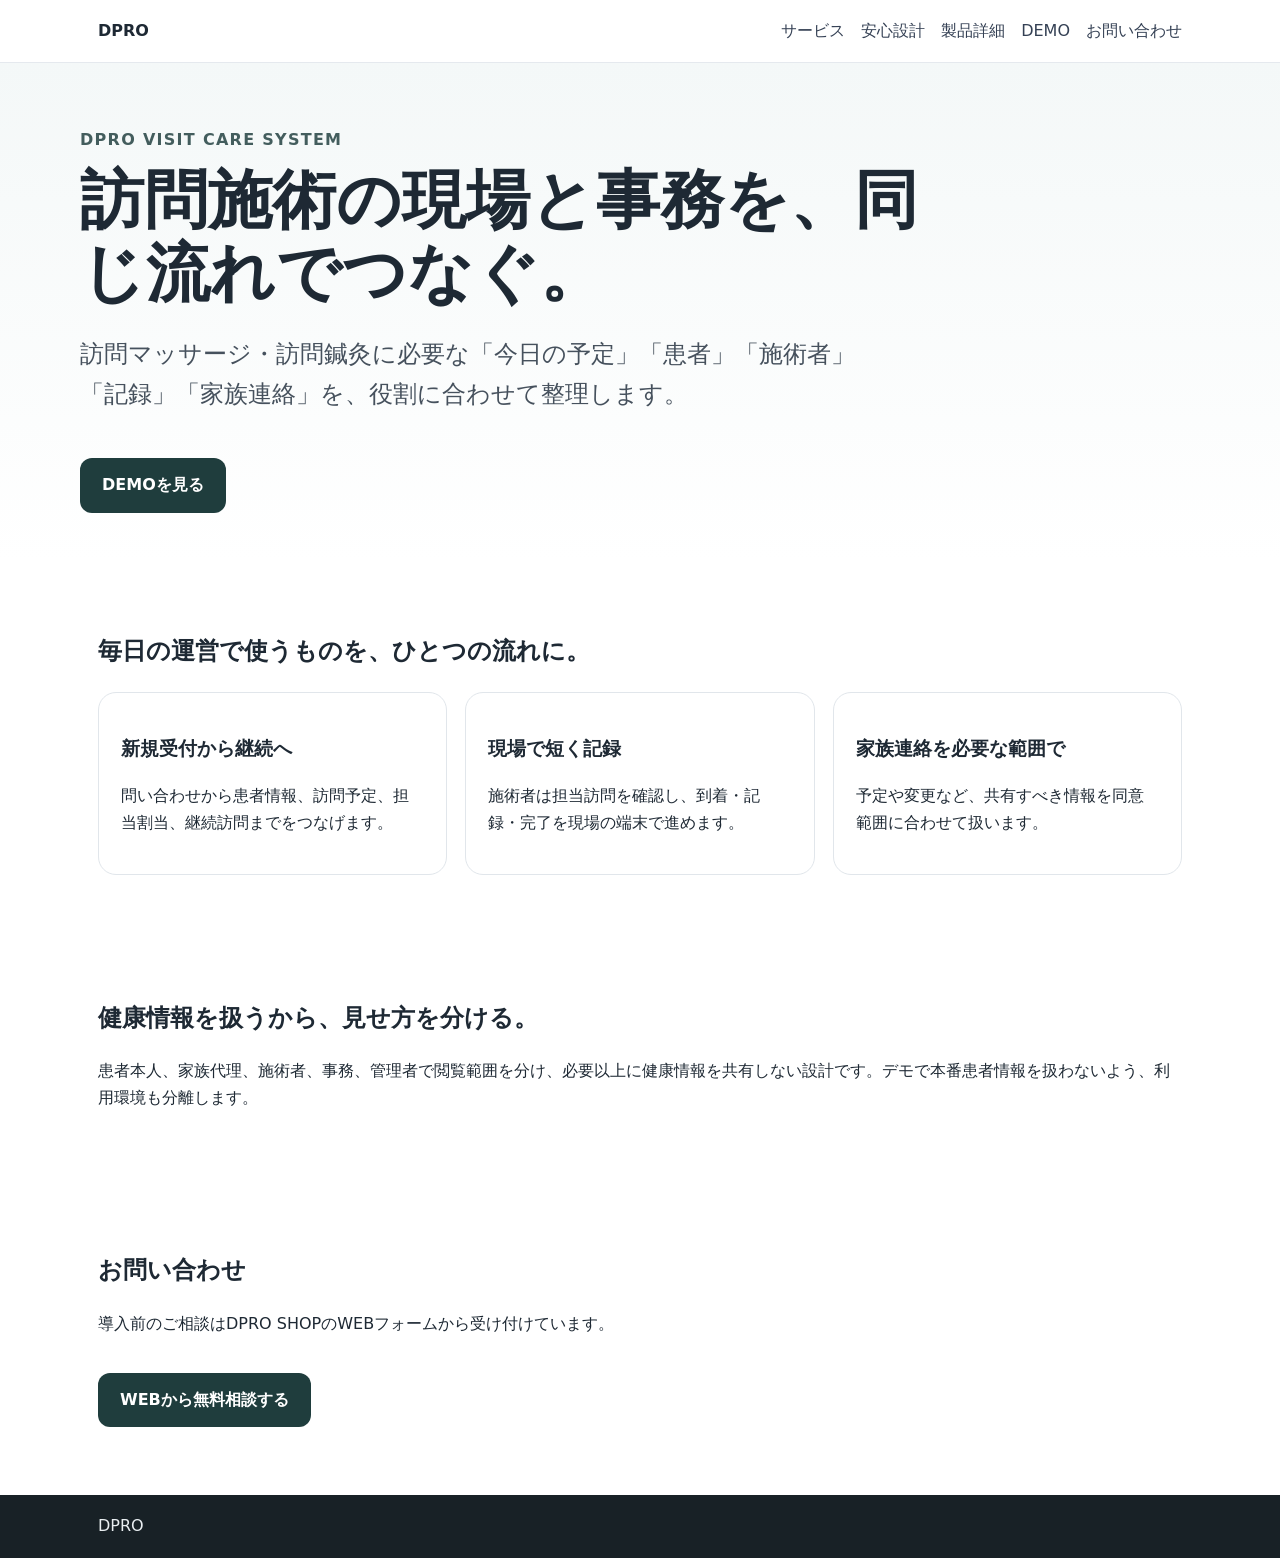
<file: index.html>
<!doctype html><html lang="ja"><head><meta charset="utf-8"><meta name="viewport" content="width=device-width,initial-scale=1"><title>DPRO 訪問マッサージ・鍼灸</title><meta name="description" content="訪問マッサージ・訪問鍼灸事業の毎日の運営を支えるDPROシステム。"><link rel="stylesheet" href="sales.css"></head><body><header><div class="wrap bar"><div class="logo">DPRO</div><nav class="nav"><a href="#service">サービス</a><a href="#safety">安心設計</a><a href="product.html">製品詳細</a><a href="demo.html">DEMO</a><a href="#contact">お問い合わせ</a></nav></div></header><section class="hero"><div class="inner"><div class="eyebrow">DPRO VISIT CARE SYSTEM</div><h1>訪問施術の現場と事務を、同じ流れでつなぐ。</h1><p class="lead">訪問マッサージ・訪問鍼灸に必要な「今日の予定」「患者」「施術者」「記録」「家族連絡」を、役割に合わせて整理します。</p><a class="cta" href="demo.html">DEMOを見る</a></div></section><section id="service" class="section"><h2>毎日の運営で使うものを、ひとつの流れに。</h2><div class="grid"><article class="card"><h3>新規受付から継続へ</h3><p>問い合わせから患者情報、訪問予定、担当割当、継続訪問までをつなげます。</p></article><article class="card"><h3>現場で短く記録</h3><p>施術者は担当訪問を確認し、到着・記録・完了を現場の端末で進めます。</p></article><article class="card"><h3>家族連絡を必要な範囲で</h3><p>予定や変更など、共有すべき情報を同意範囲に合わせて扱います。</p></article></div></section><section id="safety" class="section"><h2>健康情報を扱うから、見せ方を分ける。</h2><p>患者本人、家族代理、施術者、事務、管理者で閲覧範囲を分け、必要以上に健康情報を共有しない設計です。デモで本番患者情報を扱わないよう、利用環境も分離します。</p></section><section id="contact" class="section"><h2>お問い合わせ</h2><p>導入前のご相談はDPRO SHOPのWEBフォームから受け付けています。</p><p><a class="cta" href="https://dpro-shop.com/contact" target="_blank" rel="noopener">WEBから無料相談する</a></p></section><footer><div class="wrap">DPRO</div></footer></body></html>
</file>
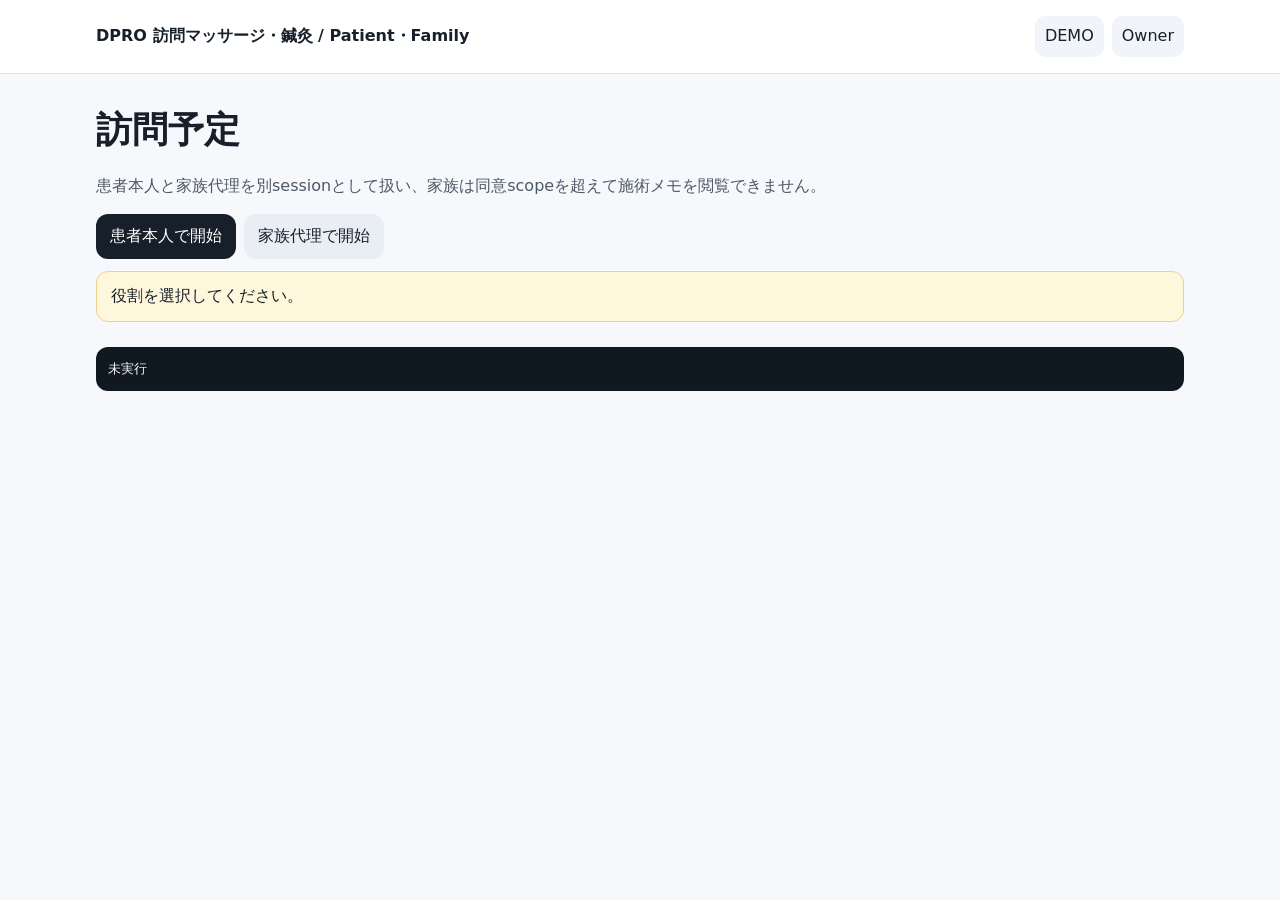
<file: customer.html>
<!doctype html><html lang="ja"><head><meta charset="utf-8"><meta name="viewport" content="width=device-width,initial-scale=1"><title>Patient / Family | DPRO 訪問マッサージ・鍼灸</title><link rel="stylesheet" href="styles.css"></head><body><header><div class="bar"><div class="brand">DPRO 訪問マッサージ・鍼灸 / Patient・Family</div><nav class="nav"><a href="demo.html">DEMO</a><a href="owner.html">Owner</a></nav></div></header><main><h1>訪問予定</h1><p class="lead">患者本人と家族代理を別sessionとして扱い、家族は同意scopeを超えて施術メモを閲覧できません。</p><div class="actions"><button id="patient">患者本人で開始</button><button id="family" class="secondary">家族代理で開始</button></div><div id="status" class="notice">役割を選択してください。</div><div id="visits" class="grid"></div><section id="change" class="card hidden"><h2>変更希望</h2><label for="d">希望日</label><input id="d" type="date"><label for="t">希望時刻</label><input id="t" type="time" step="1800"><label for="reason">理由区分</label><select id="reason"><option value="schedule">予定都合</option><option value="family">家族都合</option><option value="health">体調</option><option value="other">その他</option></select><div class="actions"><button id="send">変更希望を送る</button></div></section><pre id="detail">未実行</pre></main><script src="config.js"></script><script src="app.js"></script><script>
const $=s=>document.querySelector(s),S=$('#status'),V=$('#visits'),change=$('#change'),detail=$('#detail');let current=null;
async function start(role){try{await DPRO.demoLogin(role);DPRO.msg(S,role==='family_proxy'?'家族代理scopeで開始しました。':'患者本人で開始しました。','success');await load()}catch(e){DPRO.msg(S,e.message,'error')}}
async function load(){const j=await DPRO.api('/today');current=j.visits[0]||null;V.innerHTML=j.visits.map(v=>`<article class="card"><strong>${DPRO.esc(v.visit_date)} ${DPRO.esc(v.start_time)}</strong><div>${DPRO.esc(v.patient.display_name)}</div><div>${DPRO.esc(v.address?.label||'')}</div><span class="tag">${DPRO.esc(v.status)}</span></article>`).join('')||'<p>表示可能な予定はありません。</p>';if(current){change.classList.remove('hidden');$('#d').value=current.visit_date;$('#t').value=current.start_time}}
$('#send').onclick=async()=>{try{const j=await DPRO.api('/change-requests',{method:'POST',body:JSON.stringify({visit_id:current.id,requested_date:$('#d').value,requested_time:$('#t').value,reason_category:$('#reason').value})});detail.textContent=JSON.stringify(j,null,2);DPRO.msg(S,'変更希望を受け付けました。確定変更ではなく運営側確認待ちです。','success')}catch(e){DPRO.msg(S,e.message,'error');detail.textContent=JSON.stringify(e.payload||{},null,2)}};
$('#patient').onclick=()=>start('customer');$('#family').onclick=()=>start('family_proxy'); if(DPRO.state.token&&['customer','family_proxy'].includes(DPRO.state.role))load().catch(()=>{});
</script></body></html>
</file>
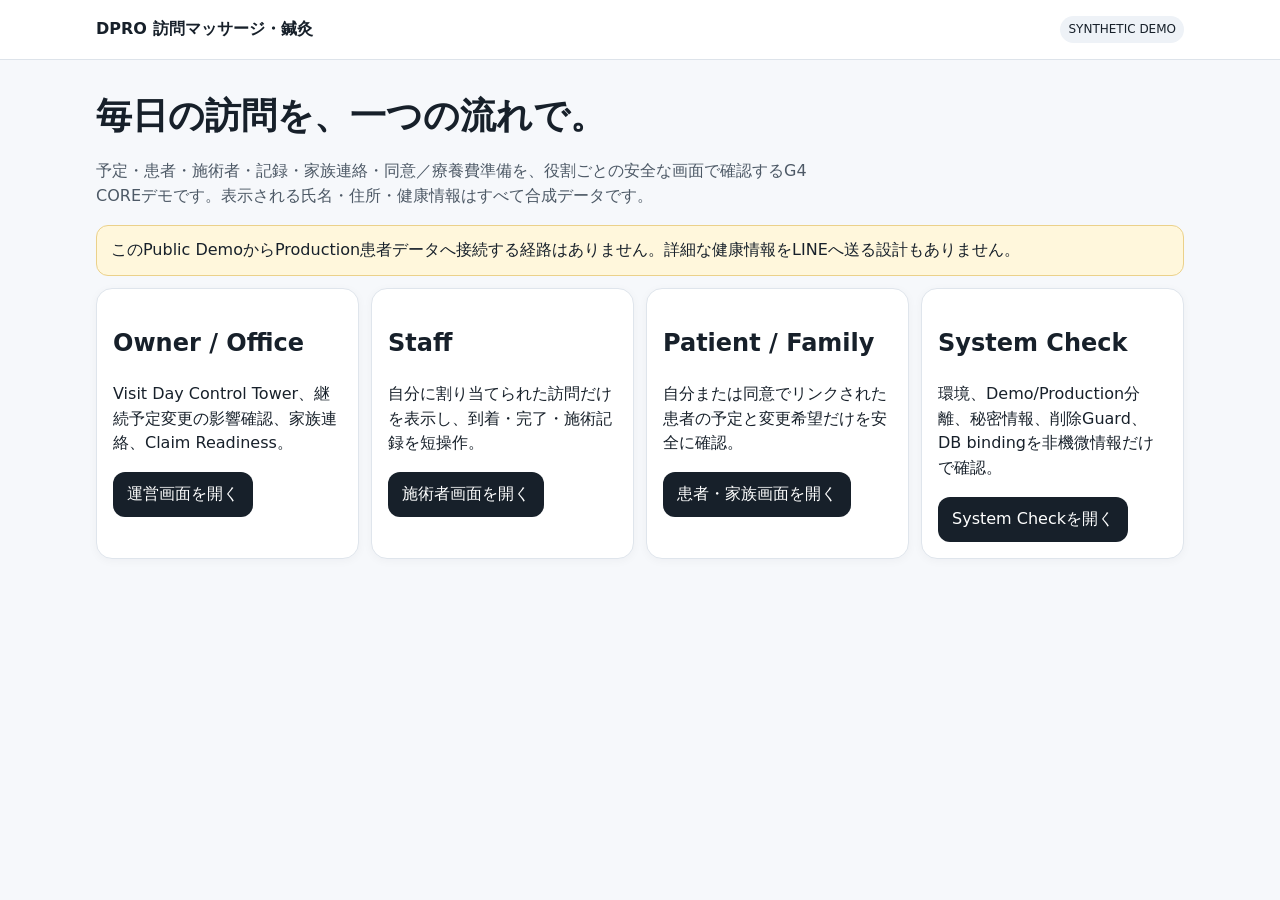
<file: demo.html>
<!doctype html><html lang="ja"><head><meta charset="utf-8"><meta name="viewport" content="width=device-width,initial-scale=1"><title>DPRO 訪問マッサージ・鍼灸 DEMO</title><link rel="stylesheet" href="styles.css"></head><body><header><div class="bar"><div class="brand">DPRO 訪問マッサージ・鍼灸</div><span class="env">SYNTHETIC DEMO</span></div></header><main><h1>毎日の訪問を、一つの流れで。</h1><p class="lead">予定・患者・施術者・記録・家族連絡・同意／療養費準備を、役割ごとの安全な画面で確認するG4 COREデモです。表示される氏名・住所・健康情報はすべて合成データです。</p><div class="notice">このPublic DemoからProduction患者データへ接続する経路はありません。詳細な健康情報をLINEへ送る設計もありません。</div><div class="grid"><section class="card"><h2>Owner / Office</h2><p>Visit Day Control Tower、継続予定変更の影響確認、家族連絡、Claim Readiness。</p><a href="owner.html"><button>運営画面を開く</button></a></section><section class="card"><h2>Staff</h2><p>自分に割り当てられた訪問だけを表示し、到着・完了・施術記録を短操作。</p><a href="staff.html"><button>施術者画面を開く</button></a></section><section class="card"><h2>Patient / Family</h2><p>自分または同意でリンクされた患者の予定と変更希望だけを安全に確認。</p><a href="customer.html"><button>患者・家族画面を開く</button></a></section><section class="card"><h2>System Check</h2><p>環境、Demo/Production分離、秘密情報、削除Guard、DB bindingを非機微情報だけで確認。</p><a href="system-check.html"><button>System Checkを開く</button></a></section></div></main></body></html>
</file>
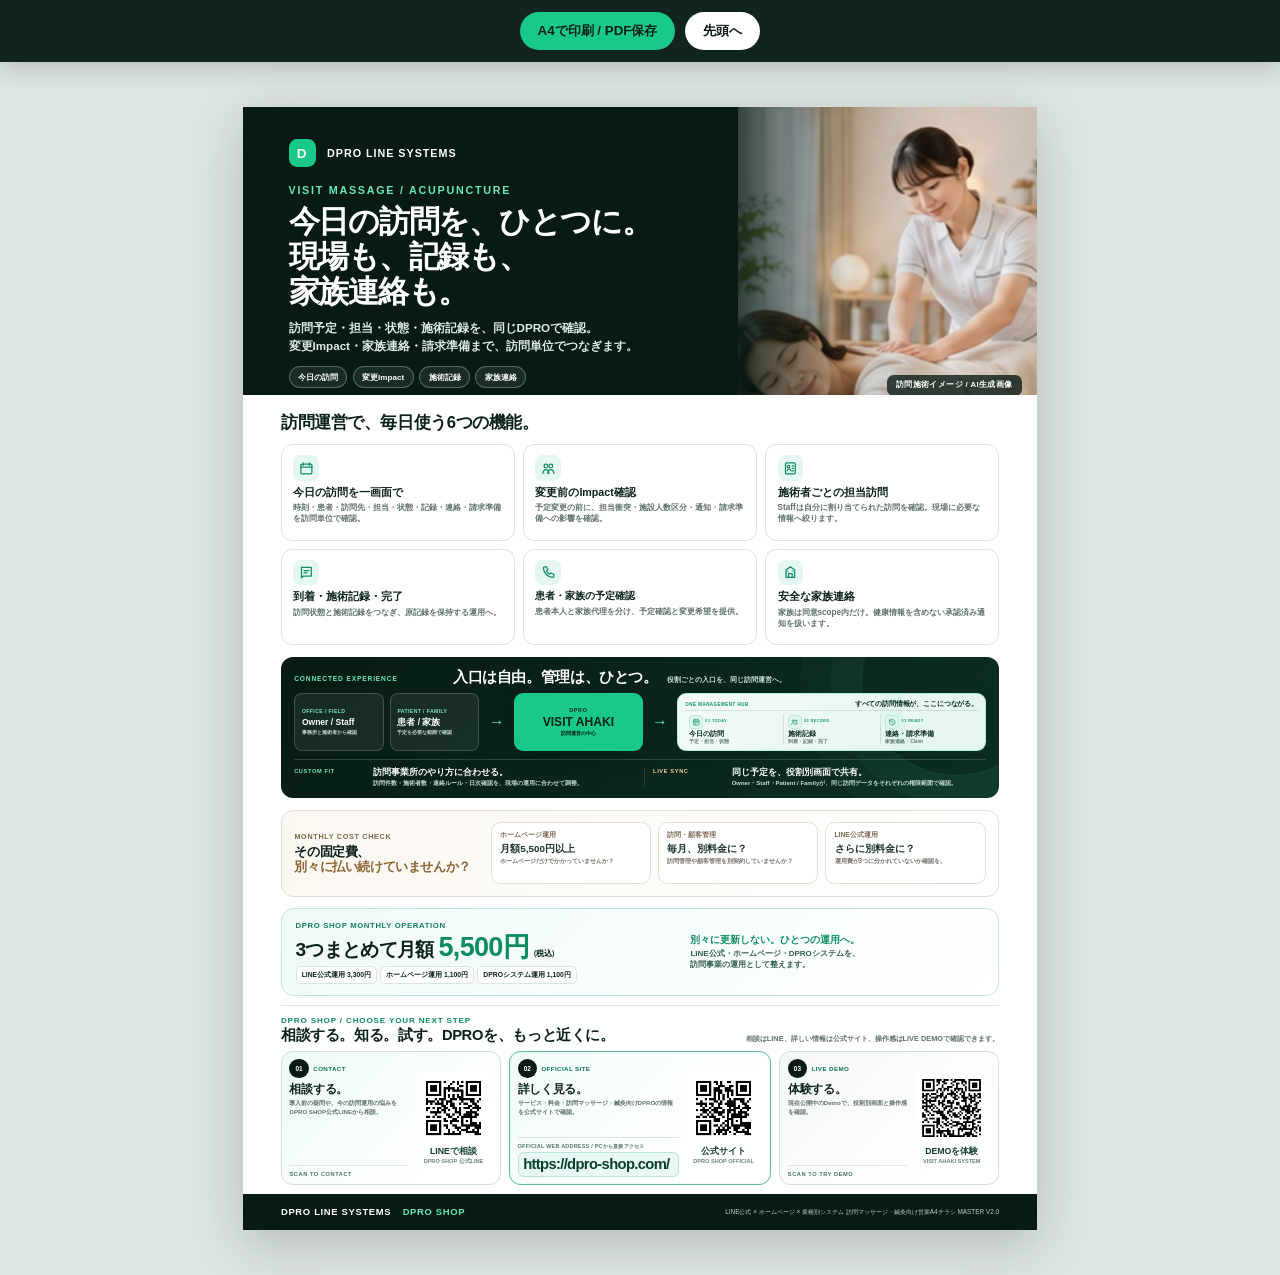
<file: flyer-visit-ahaki.html>
<!DOCTYPE html>

<html lang="ja">
<head>
<meta charset="utf-8"/>
<meta content="width=device-width,initial-scale=1" name="viewport"/>
<title>DPRO 訪問マッサージ・鍼灸 A4 FLYER MASTER V2.0</title>
<style>
:root{--ink:#0b211b;--deep:#071a15;--deep2:#0d3026;--mint:#18c98a;--mint2:#e5f8f0;--paper:#fff;--soft:#f4f7f5;--line:#d9e5df;--muted:#5f716a;--warm:#f7f3eb;--gold:#b4873d}
*{box-sizing:border-box}
html,body{margin:0;padding:0;background:#dde5e1;color:var(--ink);font-family:"Yu Gothic","Hiragino Kaku Gothic ProN","Noto Sans JP",Meiryo,sans-serif;-webkit-print-color-adjust:exact;print-color-adjust:exact}
.toolbar{position:sticky;top:0;z-index:20;display:flex;gap:10px;justify-content:center;padding:12px;background:rgba(7,26,21,.95);box-shadow:0 6px 22px rgba(0,0,0,.18)}
.toolbar button{border:0;border-radius:999px;padding:10px 18px;font-weight:800;cursor:pointer}.toolbar .primary{background:var(--mint);color:#052018}.toolbar .secondary{background:#fff;color:var(--deep)}
.sheet{width:210mm;height:297mm;margin:12mm auto;background:var(--paper);box-shadow:0 14px 50px rgba(0,0,0,.18);position:relative;overflow:hidden}
.hero{height:76mm;background:var(--deep);color:#fff;display:grid;grid-template-columns:1.36fr .82fr;overflow:hidden;position:relative}
.hero-copy{padding:8.5mm 7mm 6mm 12mm;position:relative;z-index:2}
.hero-photo{position:relative;overflow:hidden}.hero-photo img{width:100%;height:100%;object-fit:cover;object-position:55% center;display:block}
.hero-photo:after{content:"";position:absolute;inset:0;background:linear-gradient(90deg,rgba(7,26,21,.82) 0%,rgba(7,26,21,.12) 36%,rgba(7,26,21,0) 68%)}
.brand{display:flex;align-items:center;gap:3mm;font-size:2.85mm;font-weight:900;letter-spacing:.09em}.brandmark{width:7.2mm;height:7.2mm;border-radius:2.2mm;background:var(--mint);display:grid;place-items:center;font-size:3.6mm;font-weight:900}
.eyebrow{margin-top:4.7mm;color:#69e7b8;font-size:2.85mm;font-weight:900;letter-spacing:.16em}
h1{margin:2.4mm 0 2.3mm;font-size:8.25mm;line-height:1.12;letter-spacing:-.04em}.lead{margin:0;max-width:102mm;font-size:3.08mm;line-height:1.52;color:#dcebe5;font-weight:700}
.lead .lead-line{display:block;white-space:nowrap}
.pillrow{display:flex;gap:1.5mm;flex-wrap:wrap;margin-top:3mm}.pill{border:1px solid rgba(255,255,255,.27);background:rgba(255,255,255,.075);padding:1.3mm 2.2mm;border-radius:999px;font-size:2.15mm;font-weight:800}
.photo-label{position:absolute;right:4mm;bottom:4mm;z-index:3;background:rgba(7,26,21,.78);padding:1.5mm 2.4mm;border-radius:1.8mm;font-size:2.05mm;font-weight:900;letter-spacing:.05em}
.main{padding:4.7mm 10mm 0}
.section-title{font-size:4.4mm;font-weight:900;letter-spacing:-.025em;margin:0 0 2.6mm}.section-title span{color:var(--mint)}
.feature-grid{display:grid;grid-template-columns:repeat(3,1fr);gap:2.2mm}.feature{border:1px solid var(--line);border-radius:3mm;padding:2.7mm 3mm 2.6mm;min-height:25.5mm;background:#fff}
.icon{width:6.7mm;height:6.7mm;border-radius:2mm;background:var(--mint2);display:grid;place-items:center;margin-bottom:1.3mm}.icon svg{width:3.9mm;height:3.9mm;stroke:#0c8d64;fill:none;stroke-width:2;stroke-linecap:round;stroke-linejoin:round}
.feature h3{margin:0 0 .9mm;font-size:2.82mm;line-height:1.22}.feature h3.keep-line{white-space:nowrap;font-size:2.66mm}.feature p{margin:0;color:var(--muted);font-size:2.16mm;line-height:1.36;font-weight:620}
.ecosystem{margin-top:3mm;border-radius:3.2mm;background:linear-gradient(135deg,#071a15 0%,#0c2f25 100%);color:#fff;padding:3.2mm 3.5mm 3mm;position:relative;overflow:hidden}
.ecosystem:after{content:"";position:absolute;right:-14mm;top:-19mm;width:50mm;height:50mm;border:1px solid rgba(105,231,184,.13);border-radius:50%;box-shadow:0 0 0 8mm rgba(105,231,184,.035),0 0 0 16mm rgba(105,231,184,.025)}
.eco-head{display:grid;grid-template-columns:39mm 1fr;gap:3mm;align-items:end;position:relative;z-index:1}
.eco-kicker{font-size:1.75mm;color:#67e7b7;font-weight:900;letter-spacing:.13em;padding-bottom:.6mm}
.eco-title{display:flex;align-items:baseline;gap:2.4mm;flex-wrap:nowrap}.eco-title h3{margin:0;font-size:3.92mm;line-height:1.08;letter-spacing:-.025em;white-space:nowrap}.eco-title p{margin:0;color:#cfe3dc;font-size:1.82mm;line-height:1.3;font-weight:700;white-space:nowrap}
.eco-diagram{margin-top:2.3mm;display:grid;grid-template-columns:49mm 6mm 34mm 6mm 1fr;gap:1.6mm;align-items:stretch;position:relative;z-index:1}
.channels{display:grid;grid-template-columns:1fr 1fr;gap:1.5mm}.channel{border:1px solid rgba(255,255,255,.18);background:rgba(255,255,255,.065);border-radius:2.1mm;padding:2mm 1.8mm;min-height:14.8mm;display:flex;flex-direction:column;justify-content:center}.channel .tag{font-size:1.35mm;letter-spacing:.08em;color:#7be9c0;font-weight:900}.channel strong{margin-top:.7mm;font-size:2.25mm;line-height:1.2}.channel small{font-size:1.45mm;color:#bcd4cb;margin-top:.5mm;font-weight:700}
.join{display:grid;place-items:center;color:#67e7b7;font-size:4.2mm;font-weight:300}.hub{border-radius:2.4mm;background:#18c98a;color:#062218;display:flex;flex-direction:column;align-items:center;justify-content:center;text-align:center;box-shadow:0 7px 20px rgba(0,0,0,.14)}.hub small{font-size:1.4mm;font-weight:900;letter-spacing:.15em}.hub strong{font-size:3.2mm;line-height:1;margin:.55mm 0}.hub span{font-size:1.45mm;font-weight:800}
.management-panel{position:relative;overflow:hidden;border-radius:2.4mm;border:1px solid rgba(103,231,183,.46);background:linear-gradient(135deg,rgba(248,255,252,.98) 0%,rgba(232,249,242,.98) 100%);color:#0a2b22;padding:1.45mm 1.8mm 1.35mm;display:grid;grid-template-rows:auto 1fr;gap:.8mm;box-shadow:0 6px 18px rgba(0,0,0,.10)}
.management-panel:after{content:"";position:absolute;right:-8mm;top:-12mm;width:30mm;height:30mm;border:1px solid rgba(24,201,138,.12);border-radius:50%;box-shadow:0 0 0 5mm rgba(24,201,138,.035)}
.management-head{display:flex;align-items:baseline;justify-content:space-between;gap:2mm;position:relative;z-index:1;border-bottom:1px solid rgba(10,76,57,.12);padding-bottom:.65mm}
.management-head .mk{font-size:1.18mm;letter-spacing:.12em;font-weight:900;color:#0b8e66;white-space:nowrap}.management-head strong{font-size:1.92mm;line-height:1.08;letter-spacing:-.02em;white-space:nowrap}
.management-items{display:grid;grid-template-columns:repeat(3,1fr);position:relative;z-index:1;min-height:0}.management-item{padding:.32mm 1.05mm 0;display:flex;flex-direction:column;justify-content:center;min-width:0}.management-item+.management-item{border-left:1px solid rgba(10,76,57,.13)}
.management-row{display:flex;align-items:center;gap:.65mm;min-width:0}.management-icon{width:3.65mm;height:3.65mm;border-radius:1.05mm;background:#dff7ed;display:grid;place-items:center;flex:0 0 auto;border:1px solid #bcebd8}.management-icon svg{width:2.25mm;height:2.25mm;fill:none;stroke:#0a8d65;stroke-width:1.8;stroke-linecap:round;stroke-linejoin:round}.management-item .num{font-size:1.02mm;color:#0b9a6d;font-weight:900;letter-spacing:.105em;line-height:1;white-space:nowrap}.management-item b{font-size:1.94mm;line-height:1.1;margin-top:.35mm;white-space:nowrap}.management-item small{font-size:1.22mm;line-height:1.15;color:#5c776d;font-weight:750;margin-top:.28mm;white-space:nowrap}
.strength-grid{margin-top:2.1mm;border-top:1px solid rgba(255,255,255,.15);padding-top:1.8mm;display:grid;grid-template-columns:1fr 1fr;gap:2mm;position:relative;z-index:1}
.strength{display:grid;grid-template-columns:19mm 1fr;grid-template-areas:"tag title" "tag body";column-gap:1.8mm;align-items:start;padding-right:1.8mm}
.strength+.strength{border-left:1px solid rgba(255,255,255,.13);padding-left:2.2mm;padding-right:0}
.strength span{grid-area:tag;font-size:1.5mm;color:#70e9bb;font-weight:900;letter-spacing:.11em;padding-top:.25mm}
.strength strong{grid-area:title;font-size:2.38mm;line-height:1.18;white-space:nowrap}
.strength p{grid-area:body;margin:.62mm 0 0;color:#c9ddd5;font-size:1.58mm;line-height:1.28;font-weight:650}
.strength.sync span{color:#f1cf92}
.strength.sync strong{color:#fff}.strength p b{color:#fff;font-weight:900}.strength.sync p b{color:#f1cf92}
.cost-check{margin-top:3mm;border:1px solid #e4ddd1;border-radius:3.2mm;background:linear-gradient(90deg,#fbf8f2 0%,#fff 100%);padding:3mm 3.3mm;display:grid;grid-template-columns:49mm 1fr;gap:3mm;align-items:center}
.cost-head .small{font-size:1.9mm;font-weight:900;letter-spacing:.1em;color:#7c694b}.cost-head h3{margin:.8mm 0 0;font-size:3.48mm;line-height:1.16;letter-spacing:-.03em}.cost-head h3 span{color:#8b6530;white-space:nowrap}
.cost-items{display:grid;grid-template-columns:repeat(3,1fr);gap:1.8mm}.cost-item{background:#fff;border:1px solid #e7dfd3;border-radius:2.5mm;padding:2.1mm 2.2mm;min-height:16.5mm}.cost-item .label{font-size:1.76mm;font-weight:900;color:#78674f;margin-bottom:.75mm}.cost-item strong{display:block;font-size:2.62mm;line-height:1.16;color:#1b332c;white-space:nowrap}.cost-item small{display:block;font-size:1.67mm;line-height:1.25;color:#786f65;margin-top:.65mm;font-weight:650}
.price{margin-top:3mm;border:1px solid #bfead8;border-radius:3.3mm;background:linear-gradient(135deg,#effbf6,#fff);padding:3.1mm 3.6mm;display:grid;grid-template-columns:1.24fr .96fr;gap:4mm;align-items:center}.price .top{font-size:2.05mm;font-weight:900;color:#16805f;letter-spacing:.08em}.price h2{font-size:5.05mm;line-height:1.06;margin:.8mm 0 1.1mm;letter-spacing:-.035em}.price h2 strong{font-size:7.15mm;color:#0c8c64}.price h2 small{font-size:2.2mm}.breakdown{display:flex;gap:.8mm;flex-wrap:wrap}.breakdown span{font-size:1.8mm;font-weight:800;background:#fff;border:1px solid var(--line);padding:.8mm 1.35mm;border-radius:1.4mm}.price-message{font-size:2.12mm;line-height:1.38;font-weight:800;color:#315c50}.price-message strong{display:block;color:#0c8c64;font-size:2.55mm;line-height:1.2;margin-bottom:.75mm;white-space:nowrap}.price-message .message-line{display:block;white-space:nowrap}
.contact{margin-top:2.4mm;border-top:1px solid var(--line);padding-top:2.4mm}
.contact-head{display:grid;grid-template-columns:1.15fr .85fr;gap:5mm;align-items:end;margin-bottom:1.8mm}
.contact-head .brandline{font-size:2.15mm;color:#0c8c64;font-weight:900;letter-spacing:.10em}
.contact-head h3{font-size:3.9mm;line-height:1.15;margin:.75mm 0 0;letter-spacing:-.025em}
.contact-head p{font-size:1.95mm;line-height:1.42;margin:0;color:var(--muted);font-weight:700;text-align:right}
.action-grid{display:grid;grid-template-columns:.94fr 1.12fr .94fr;gap:2.2mm}
.action-card{border:1px solid #cfe0d8;border-radius:3mm;padding:1.8mm 2mm;min-height:35.5mm;display:grid;grid-template-columns:minmax(0,1fr) 20.5mm;gap:1.6mm;align-items:center;background:#fff;overflow:hidden}
.action-card.line{background:linear-gradient(135deg,#eefbf5 0%,#fff 78%)}
.action-card.site{border-color:#64bc99;background:linear-gradient(135deg,#f1fcf7 0%,#fff 72%);box-shadow:inset 0 0 0 .35mm rgba(24,201,138,.07)}
.action-card.demo{background:linear-gradient(135deg,#f5f8f6 0%,#fff 78%)}
.action-copy{min-width:0;align-self:stretch;display:flex;flex-direction:column;justify-content:center}
.action-kicker{display:flex;align-items:center;gap:1.2mm;margin-bottom:1mm;color:#0b7557;font-size:1.65mm;font-weight:900;letter-spacing:.06em}
.action-num{width:5.1mm;height:5.1mm;border-radius:50%;display:grid;place-items:center;background:var(--deep);color:#fff;font-size:1.7mm;letter-spacing:0;flex:0 0 auto}
.action-card h4{font-size:3.12mm;line-height:1.16;margin:0 0 1mm;letter-spacing:-.025em;white-space:nowrap}
.action-card p{font-size:1.62mm;line-height:1.35;margin:0;color:var(--muted);font-weight:700}
.action-note{margin-top:auto;padding-top:1.5mm;border-top:1px solid #dfe9e4;font-size:1.5mm;letter-spacing:.10em;font-weight:900;color:#477266}
.site-url-label{margin-top:auto;padding-top:1.4mm;border-top:1px solid #d3e7de;font-size:1.45mm;letter-spacing:.04em;font-weight:900;color:#52766b}
.site-url{margin-top:.55mm;font-size:3.92mm;line-height:1.05;font-weight:900;color:#063f30;letter-spacing:-.045em;white-space:nowrap;background:#e9f8f2;border:1px solid #b9e4d2;border-radius:1.5mm;padding:1mm 1.2mm}
.action-url{margin-top:auto;padding-top:1.35mm;border-top:1px solid #dfe9e4;font-size:1.48mm;line-height:1.24;font-weight:800;color:#0b4939;word-break:break-all}
.action-card.site .action-url{font-size:2.0mm;color:#063f30;font-weight:900;word-break:normal;letter-spacing:-.01em}
.action-qr{text-align:center;align-self:center}
.action-qr img{width:19.2mm;height:19.2mm;display:block;margin:0 auto .8mm}
.action-qr .qlabel{font-size:2.32mm;font-weight:900;color:#123c31;line-height:1.1}
.action-qr .qmini{font-size:1.48mm;color:#6b8179;font-weight:750;line-height:1.15;margin-top:.3mm}
.footer{position:absolute;left:0;right:0;bottom:0;height:9.5mm;background:var(--deep);display:flex;align-items:center;justify-content:space-between;padding:0 10mm;color:#fff}.footer .fbrand{display:flex;align-items:center;gap:3mm;font-size:2.5mm;font-weight:900;letter-spacing:.07em}.footer .shop{color:#68e7b8}.footer .note{font-size:1.7mm;color:#b8d2c9;text-align:right;line-height:1.3}
@page{size:A4 portrait;margin:0}@media print{html,body{background:#fff}.toolbar{display:none!important}.sheet{margin:0;box-shadow:none}}@media screen and (max-width:900px){.sheet{transform-origin:top center;transform:scale(.72);margin-bottom:-72mm}}
</style>
</head>
<body>
<div class="toolbar"><button class="primary" onclick="window.print()">A4で印刷 / PDF保存</button><button class="secondary" onclick="window.scrollTo({top:0,behavior:'smooth'})">先頭へ</button></div>
<section aria-label="DPRO 訪問マッサージ・鍼灸 A4営業チラシ" class="sheet">
<header class="hero">
<div class="hero-copy">
<div class="brand"><span class="brandmark">D</span><span>DPRO LINE SYSTEMS</span></div>
<div class="eyebrow">VISIT MASSAGE / ACUPUNCTURE</div>
<h1>今日の訪問を、ひとつに。<br/>現場も、記録も、<br/>家族連絡も。</h1>
<p class="lead"><span class="lead-line">訪問予定・担当・状態・施術記録を、同じDPROで確認。</span><span class="lead-line">変更Impact・家族連絡・請求準備まで、訪問単位でつなぎます。</span></p>
<div class="pillrow"><span class="pill">今日の訪問</span><span class="pill">変更Impact</span><span class="pill">施術記録</span><span class="pill">家族連絡</span></div>
</div>
<div class="hero-photo"><img alt="清潔な室内で訪問マッサージを行う日本人施術者と利用者のイメージ" src="[data-uri]"/><div class="photo-label">訪問施術イメージ / AI生成画像</div></div>
</header>
<main class="main">
<h2 class="section-title">訪問運営で、毎日使う6つの機能。</h2>
<div class="feature-grid">
<article class="feature"><div class="icon"><svg viewbox="0 0 24 24"><rect height="16" rx="2" width="18" x="3" y="5"></rect><path d="M7 3v4M17 3v4M3 10h18"></path></svg></div><h3>今日の訪問を一画面で</h3><p>時刻・患者・訪問先・担当・状態・記録・連絡・請求準備を訪問単位で確認。</p></article>
<article class="feature"><div class="icon"><svg viewbox="0 0 24 24"><circle cx="8" cy="8" r="3"></circle><circle cx="16" cy="8" r="3"></circle><path d="M3 20c.8-4 3-6 5-6s4.2 2 5 6M11 20c.8-4 3-6 5-6s4.2 2 5 6"></path></svg></div><h3>変更前のImpact確認</h3><p>予定変更の前に、担当衝突・施設人数区分・通知・請求準備への影響を確認。</p></article>
<article class="feature"><div class="icon"><svg viewbox="0 0 24 24"><rect height="18" rx="2" width="16" x="4" y="3"></rect><circle cx="9" cy="9" r="2"></circle><path d="M7 16c.6-2.2 1.7-3 3-3s2.4.8 3 3M15 8h2M15 12h2M15 16h2"></path></svg></div><h3>施術者ごとの担当訪問</h3><p>Staffは自分に割り当てられた訪問を確認。現場に必要な情報へ絞ります。</p></article>
<article class="feature"><div class="icon"><svg viewbox="0 0 24 24"><path d="M4 4h16v14H7l-3 3z"></path><path d="M8 9h8M8 13h5"></path></svg></div><h3>到着・施術記録・完了</h3><p>訪問状態と施術記録をつなぎ、原記録を保持する運用へ。</p></article>
<article class="feature"><div class="icon"><svg viewbox="0 0 24 24"><path d="M4 5c0-1 1-2 2-2h3l2 5-2 2c1 2 3 4 5 5l2-2 5 2v3c0 1-1 2-2 2C11 20 4 13 4 5z"></path></svg></div><h3 class="keep-line">患者・家族の予定確認</h3><p>患者本人と家族代理を分け、予定確認と変更希望を提供。</p></article>
<article class="feature"><div class="icon"><svg viewbox="0 0 24 24"><path d="M5 20V8l7-5 7 5v12z"></path><path d="M9 20v-6h6v6M8 10h.01M16 10h.01"></path></svg></div><h3>安全な家族連絡</h3><p>家族は同意scope内だけ。健康情報を含めない承認済み通知を扱います。</p></article>
</div>
<section class="ecosystem">
<div class="eco-head">
<div class="eco-kicker">CONNECTED EXPERIENCE</div>
<div class="eco-title"><h3>入口は自由。管理は、ひとつ。</h3><p>役割ごとの入口を、同じ訪問運営へ。</p></div>
</div>
<div class="eco-diagram">
<div class="channels">
<div class="channel"><span class="tag">OFFICE / FIELD</span><strong>Owner / Staff</strong><small>事務所と施術者から確認</small></div>
<div class="channel"><span class="tag">PATIENT / FAMILY</span><strong>患者 / 家族</strong><small>予定を必要な範囲で確認</small></div>
</div>
<div class="join">→</div>
<div class="hub"><small>DPRO</small><strong>VISIT AHAKI</strong><span>訪問運営の中心</span></div>
<div class="join">→</div>
<div class="management-panel">
<div class="management-head"><span class="mk">ONE MANAGEMENT HUB</span><strong>すべての訪問情報が、ここにつながる。</strong></div>
<div class="management-items">
<div class="management-item"><div class="management-row"><span class="management-icon"><svg viewbox="0 0 24 24"><rect height="15" rx="2" width="16" x="4" y="5"></rect><path d="M8 3v4M16 3v4M4 9h16M8 13h3M13 13h3M8 17h3"></path></svg></span><span class="num">01 TODAY</span></div><b>今日の訪問</b><small>予定・担当・状態</small></div>
<div class="management-item"><div class="management-row"><span class="management-icon"><svg viewbox="0 0 24 24"><circle cx="9" cy="8" r="3"></circle><path d="M4 19c.7-3.2 2.4-5 5-5s4.3 1.8 5 5M16 7h4M18 5v4M16 13h4M16 17h4"></path></svg></span><span class="num">02 RECORD</span></div><b>施術記録</b><small>到着・記録・完了</small></div>
<div class="management-item"><div class="management-row"><span class="management-icon"><svg viewbox="0 0 24 24"><path d="M4 12a8 8 0 1 0 2.3-5.7L4 8.6"></path><path d="M4 4v4.6h4.6M12 8v5l3 2"></path></svg></span><span class="num">03 READY</span></div><b>連絡・請求準備</b><small>家族連絡・Claim</small></div>
</div>
</div>
</div>
<div class="strength-grid">
<div class="strength"><span>CUSTOM FIT</span><strong>訪問事業所のやり方に合わせる。</strong><p>訪問件数・施術者数・連絡ルール・日次確認を、現場の運用に合わせて調整。</p></div>
<div class="strength sync"><span>LIVE SYNC</span><strong>同じ予定を、役割別画面で共有。</strong><p>Owner・Staff・Patient / Familyが、同じ訪問データをそれぞれの権限範囲で確認。</p></div>
</div>
</section>
<section class="cost-check">
<div class="cost-head"><div class="small">MONTHLY COST CHECK</div><h3>その固定費、<br/><span>別々に払い続けていませんか？</span></h3></div>
<div class="cost-items">
<div class="cost-item"><div class="label">ホームページ運用</div><strong>月額5,500円以上</strong><small>ホームページだけでかかっていませんか？</small></div>
<div class="cost-item"><div class="label">訪問・顧客管理</div><strong>毎月、別料金に？</strong><small>訪問管理や顧客管理を別契約していませんか？</small></div>
<div class="cost-item"><div class="label">LINE公式運用</div><strong>さらに別料金に？</strong><small>運用費が3つに分かれていないか確認を。</small></div>
</div>
</section>
<section class="price"><div><div class="top">DPRO SHOP MONTHLY OPERATION</div><h2>3つまとめて月額 <strong>5,500円</strong><small>（税込）</small></h2><div class="breakdown"><span>LINE公式運用 3,300円</span><span>ホームページ運用 1,100円</span><span>DPROシステム運用 1,100円</span></div></div><div class="price-message"><strong>別々に更新しない。ひとつの運用へ。</strong><span class="message-line">LINE公式・ホームページ・DPROシステムを、</span><span class="message-line">訪問事業の運用として整えます。</span></div></section>
<section class="contact">
<div class="contact-head">
<div><div class="brandline">DPRO SHOP / CHOOSE YOUR NEXT STEP</div><h3>相談する。知る。試す。DPROを、もっと近くに。</h3></div>
<p>相談はLINE、詳しい情報は公式サイト、操作感はLIVE DEMOで確認できます。</p>
</div>
<div class="action-grid">
<article class="action-card line">
<div class="action-copy"><div class="action-kicker"><span class="action-num">01</span> CONTACT</div><h4>相談する。</h4><p>導入前の疑問や、今の訪問運用の悩みをDPRO SHOP公式LINEから相談。</p><div class="action-note">SCAN TO CONTACT</div></div>
<div class="action-qr"><img alt="LINEで相談 QR" src="[data-uri]"/><div class="qlabel">LINEで相談</div><div class="qmini">DPRO SHOP 公式LINE</div></div>
</article>
<article class="action-card site">
<div class="action-copy"><div class="action-kicker"><span class="action-num">02</span> OFFICIAL SITE</div><h4>詳しく見る。</h4><p>サービス・料金・訪問マッサージ・鍼灸向けDPROの情報を公式サイトで確認。</p><div class="site-url-label">OFFICIAL WEB ADDRESS / PCから直接アクセス</div><div class="site-url">https://dpro-shop.com/</div></div>
<div class="action-qr"><img alt="公式サイト QR" src="[data-uri]"/><div class="qlabel">公式サイト</div><div class="qmini">DPRO SHOP OFFICIAL</div></div>
</article>
<article class="action-card demo">
<div class="action-copy"><div class="action-kicker"><span class="action-num">03</span> LIVE DEMO</div><h4>体験する。</h4><p>現在公開中のDemoで、役割別画面と操作感を確認。</p><div class="action-note">SCAN TO TRY DEMO</div></div>
<div class="action-qr"><img alt="DEMOを体験 QR" src="[data-uri]"/><div class="qlabel">DEMOを体験</div><div class="qmini">VISIT AHAKI SYSTEM</div></div>
</article>
</div>
</section>
</main>
<footer class="footer"><div class="fbrand"><span>DPRO LINE SYSTEMS</span><span class="shop">DPRO SHOP</span></div><div class="note">LINE公式 × ホームページ × 業種別システム
訪問マッサージ・鍼灸向け営業A4チラシ MASTER V2.0</div></footer>
</section></body></html>
</file>
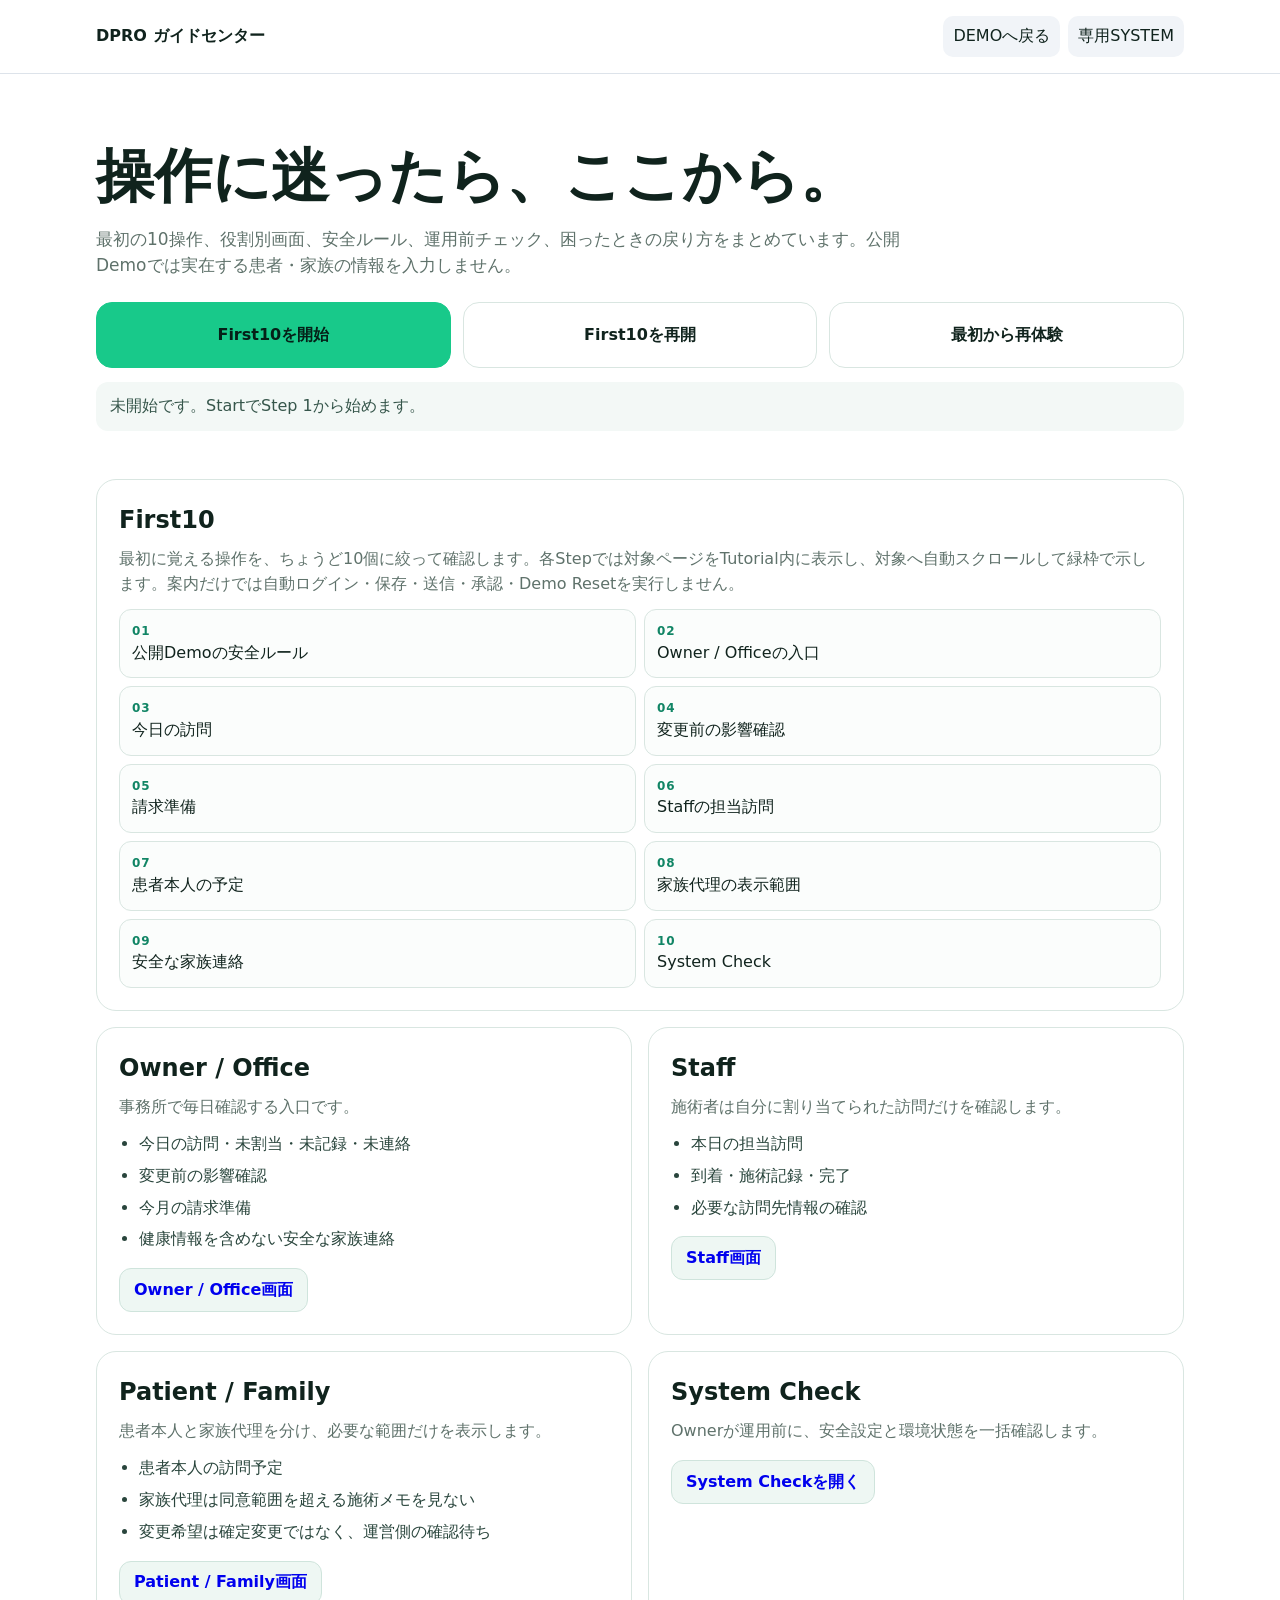
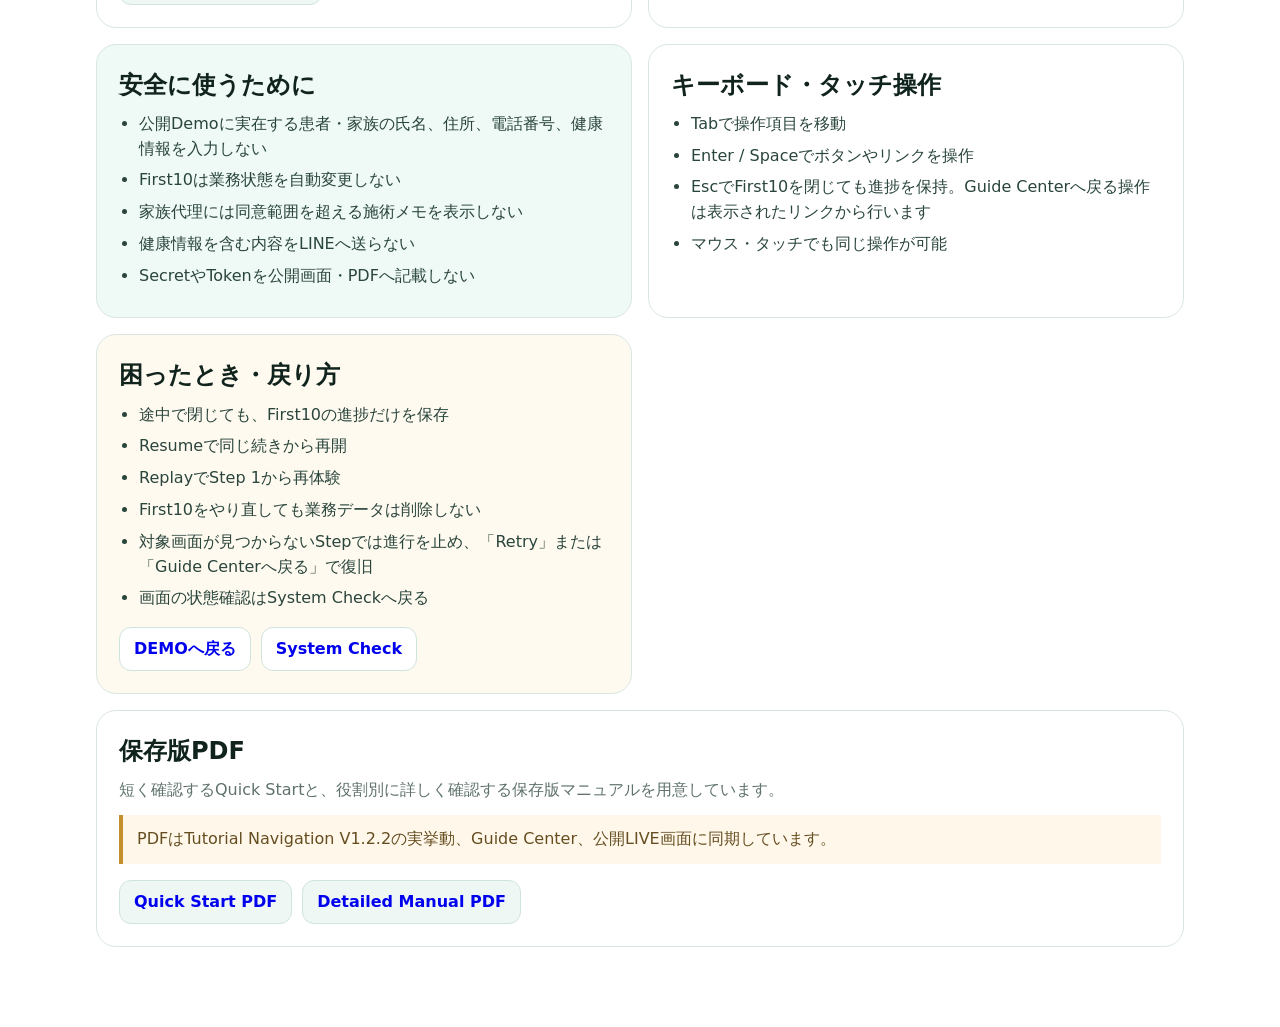
<file: guide.html>
<!doctype html>
<html lang="ja">
<head>
  <meta charset="utf-8">
  <meta name="viewport" content="width=device-width,initial-scale=1,viewport-fit=cover">
  <title>Guide Center | DPRO 訪問マッサージ・鍼灸</title>
  <link rel="stylesheet" href="styles.css">
  <style>
    :root{--guide-deep:#0a211a;--guide-green:#118565;--guide-mint:#18c98a;--guide-soft:#f3f8f6;--guide-line:#d9e6e1;--guide-muted:#5f726b}
    *{box-sizing:border-box}
    body{margin:0;background:#fff;color:#10231d}
    .guide-shell{width:min(1120px,calc(100% - 32px));margin:0 auto}
    .guide-hero{padding:54px 0 28px}
    .guide-hero h1{font-size:clamp(34px,6vw,58px);line-height:1.12;margin:0 0 12px}
    .guide-hero p{max-width:820px;color:var(--guide-muted);font-size:17px}
    .guide-actions{display:grid;grid-template-columns:repeat(3,1fr);gap:12px;margin-top:24px}
    .guide-action{display:flex;min-height:66px;align-items:center;justify-content:center;text-align:center;padding:12px 16px;border-radius:16px;text-decoration:none;font-weight:900;border:1px solid var(--guide-line);background:#fff;color:#10231d}
    .guide-action.primary{background:var(--guide-mint);border-color:var(--guide-mint);color:#052018}
    .guide-action:focus-visible,.guide-link:focus-visible{outline:3px solid #0c6;outline-offset:3px}
    .guide-status{margin-top:14px;padding:12px 14px;border-radius:12px;background:var(--guide-soft);color:#36564b}
    .guide-groups{display:grid;grid-template-columns:repeat(2,1fr);gap:16px;padding:20px 0 64px}
    .guide-group{border:1px solid var(--guide-line);border-radius:20px;padding:22px;background:#fff}
    .guide-group.wide{grid-column:1/-1}
    .guide-group h2{margin:0 0 8px;font-size:24px}
    .guide-group p{margin:0 0 12px;color:var(--guide-muted)}
    .guide-list{margin:0;padding-left:20px;color:#29453c}
    .guide-list li{margin:7px 0}
    .guide-links{display:flex;gap:10px;flex-wrap:wrap;margin-top:16px}
    .guide-link{display:inline-flex;min-height:44px;align-items:center;padding:0 14px;border-radius:12px;text-decoration:none;font-weight:800;background:#eef7f3;border:1px solid #cfe4dc}
    .guide-link.secondary{background:#fff}
    .guide-disabled{display:inline-flex;min-height:44px;align-items:center;padding:0 14px;border-radius:12px;background:#f0f2f1;color:#75817d;border:1px solid #dde2df;font-weight:800}
    .first10-grid{display:grid;grid-template-columns:repeat(2,1fr);gap:8px;margin-top:12px}
    .first10-item{border:1px solid var(--guide-line);border-radius:12px;padding:12px;background:#fbfdfc}
    .first10-item b{display:block;color:var(--guide-green);font-size:12px;letter-spacing:.08em}
    .safety{background:#eff9f5}
    .trouble{background:#fffaf0}
    .manual-note{padding:12px 14px;border-left:4px solid #c3902e;background:#fff8ea;color:#654d20}
    @media(max-width:760px){
      .guide-actions,.guide-groups,.first10-grid{grid-template-columns:1fr}
      .guide-group.wide{grid-column:auto}
    }
    @media(max-width:430px){
      .guide-shell{width:calc(100% - 24px)}
      .guide-hero{padding-top:38px}
      .guide-action{min-height:54px}
    }
  </style>
</head>
<body>
  <header>
    <div class="bar">
      <div class="brand">DPRO ガイドセンター</div>
      <nav class="nav">
        <a href="demo.html">DEMOへ戻る</a>
        <a href="index.html">専用SYSTEM</a>
      </nav>
    </div>
  </header>

  <main class="guide-shell">
    <section class="guide-hero">
      <h1>操作に迷ったら、ここから。</h1>
      <p>最初の10操作、役割別画面、安全ルール、運用前チェック、困ったときの戻り方をまとめています。公開Demoでは実在する患者・家族の情報を入力しません。</p>
      <div class="guide-actions" aria-label="First10">
        <a id="startFirst10" class="guide-action primary" href="tutorial.html?mode=start">First10を開始</a>
        <a id="resumeFirst10" class="guide-action" href="tutorial.html?mode=resume">First10を再開</a>
        <a id="replayFirst10" class="guide-action" href="tutorial.html?mode=replay">最初から再体験</a>
      </div>
      <div id="first10Status" class="guide-status" aria-live="polite">First10の進捗を確認しています。</div>
    </section>

    <div class="guide-groups">
      <section class="guide-group wide" data-group="first10">
        <h2>First10</h2>
        <p>最初に覚える操作を、ちょうど10個に絞って確認します。各Stepでは対象ページをTutorial内に表示し、対象へ自動スクロールして緑枠で示します。案内だけでは自動ログイン・保存・送信・承認・Demo Resetを実行しません。</p>
        <div class="first10-grid">
          <div class="first10-item"><b>01</b>公開Demoの安全ルール</div>
          <div class="first10-item"><b>02</b>Owner / Officeの入口</div>
          <div class="first10-item"><b>03</b>今日の訪問</div>
          <div class="first10-item"><b>04</b>変更前の影響確認</div>
          <div class="first10-item"><b>05</b>請求準備</div>
          <div class="first10-item"><b>06</b>Staffの担当訪問</div>
          <div class="first10-item"><b>07</b>患者本人の予定</div>
          <div class="first10-item"><b>08</b>家族代理の表示範囲</div>
          <div class="first10-item"><b>09</b>安全な家族連絡</div>
          <div class="first10-item"><b>10</b>System Check</div>
        </div>
      </section>

      <section class="guide-group" data-group="owner">
        <h2>Owner / Office</h2>
        <p>事務所で毎日確認する入口です。</p>
        <ul class="guide-list">
          <li>今日の訪問・未割当・未記録・未連絡</li>
          <li>変更前の影響確認</li>
          <li>今月の請求準備</li>
          <li>健康情報を含めない安全な家族連絡</li>
        </ul>
        <div class="guide-links"><a class="guide-link" href="owner.html">Owner / Office画面</a></div>
      </section>

      <section class="guide-group" data-group="staff">
        <h2>Staff</h2>
        <p>施術者は自分に割り当てられた訪問だけを確認します。</p>
        <ul class="guide-list">
          <li>本日の担当訪問</li>
          <li>到着・施術記録・完了</li>
          <li>必要な訪問先情報の確認</li>
        </ul>
        <div class="guide-links"><a class="guide-link" href="staff.html">Staff画面</a></div>
      </section>

      <section class="guide-group" data-group="patient-family">
        <h2>Patient / Family</h2>
        <p>患者本人と家族代理を分け、必要な範囲だけを表示します。</p>
        <ul class="guide-list">
          <li>患者本人の訪問予定</li>
          <li>家族代理は同意範囲を超える施術メモを見ない</li>
          <li>変更希望は確定変更ではなく、運営側の確認待ち</li>
        </ul>
        <div class="guide-links"><a class="guide-link" href="customer.html">Patient / Family画面</a></div>
      </section>

      <section class="guide-group" data-group="system-check">
        <h2>System Check</h2>
        <p>Ownerが運用前に、安全設定と環境状態を一括確認します。</p>
        <div class="guide-links"><a class="guide-link" href="system-check.html">System Checkを開く</a></div>
      </section>

      <section class="guide-group safety" data-group="safety">
        <h2>安全に使うために</h2>
        <ul class="guide-list">
          <li>公開Demoに実在する患者・家族の氏名、住所、電話番号、健康情報を入力しない</li>
          <li>First10は業務状態を自動変更しない</li>
          <li>家族代理には同意範囲を超える施術メモを表示しない</li>
          <li>健康情報を含む内容をLINEへ送らない</li>
          <li>SecretやTokenを公開画面・PDFへ記載しない</li>
        </ul>
      </section>

      <section class="guide-group" data-group="accessibility">
        <h2>キーボード・タッチ操作</h2>
        <ul class="guide-list">
          <li>Tabで操作項目を移動</li>
          <li>Enter / Spaceでボタンやリンクを操作</li>
          <li>EscでFirst10を閉じても進捗を保持。Guide Centerへ戻る操作は表示されたリンクから行います</li>
          <li>マウス・タッチでも同じ操作が可能</li>
        </ul>
      </section>

      <section class="guide-group trouble" data-group="trouble">
        <h2>困ったとき・戻り方</h2>
        <ul class="guide-list">
          <li>途中で閉じても、First10の進捗だけを保存</li>
          <li>Resumeで同じ続きから再開</li>
          <li>ReplayでStep 1から再体験</li>
          <li>First10をやり直しても業務データは削除しない</li>
          <li>対象画面が見つからないStepでは進行を止め、「Retry」または「Guide Centerへ戻る」で復旧</li>
          <li>画面の状態確認はSystem Checkへ戻る</li>
        </ul>
        <div class="guide-links">
          <a class="guide-link secondary" href="demo.html">DEMOへ戻る</a>
          <a class="guide-link secondary" href="system-check.html">System Check</a>
        </div>
      </section>

      <section class="guide-group wide" data-group="manuals">
        <h2>保存版PDF</h2>
        <p>短く確認するQuick Startと、役割別に詳しく確認する保存版マニュアルを用意しています。</p>
        <div class="manual-note">PDFはTutorial Navigation V1.2.2の実挙動、Guide Center、公開LIVE画面に同期しています。</div>
        <div class="guide-links">
          <a class="guide-link" href="DPRO_VISIT_AHAKI_QUICK_START_MASTER_V1.2.2_20260905.pdf">Quick Start PDF</a>
          <a class="guide-link" href="DPRO_VISIT_AHAKI_DETAILED_MANUAL_MASTER_V1.2.2_20260905.pdf">Detailed Manual PDF</a>
        </div>
      </section>
    </div>
  </main>

  <script>
    (() => {
      const KEY = 'dpro_visit_ahaki_first10_v11';
      const out = document.querySelector('#first10Status');
      try {
        const state = JSON.parse(localStorage.getItem(KEY) || 'null');
        if (!state) out.textContent = '未開始です。StartでStep 1から始めます。';
        else if (state.completed) out.textContent = 'First10は完了済みです。Replayで最初から再体験できます。';
        else out.textContent = `進捗: Step ${Math.min(10, Number(state.current || 0) + 1)} / 10。Resumeで続きから再開できます。`;
      } catch {
        out.textContent = '進捗を読み込めませんでした。StartでStep 1から始められます。';
      }
    })();
  </script>
</body>
</html>
</file>
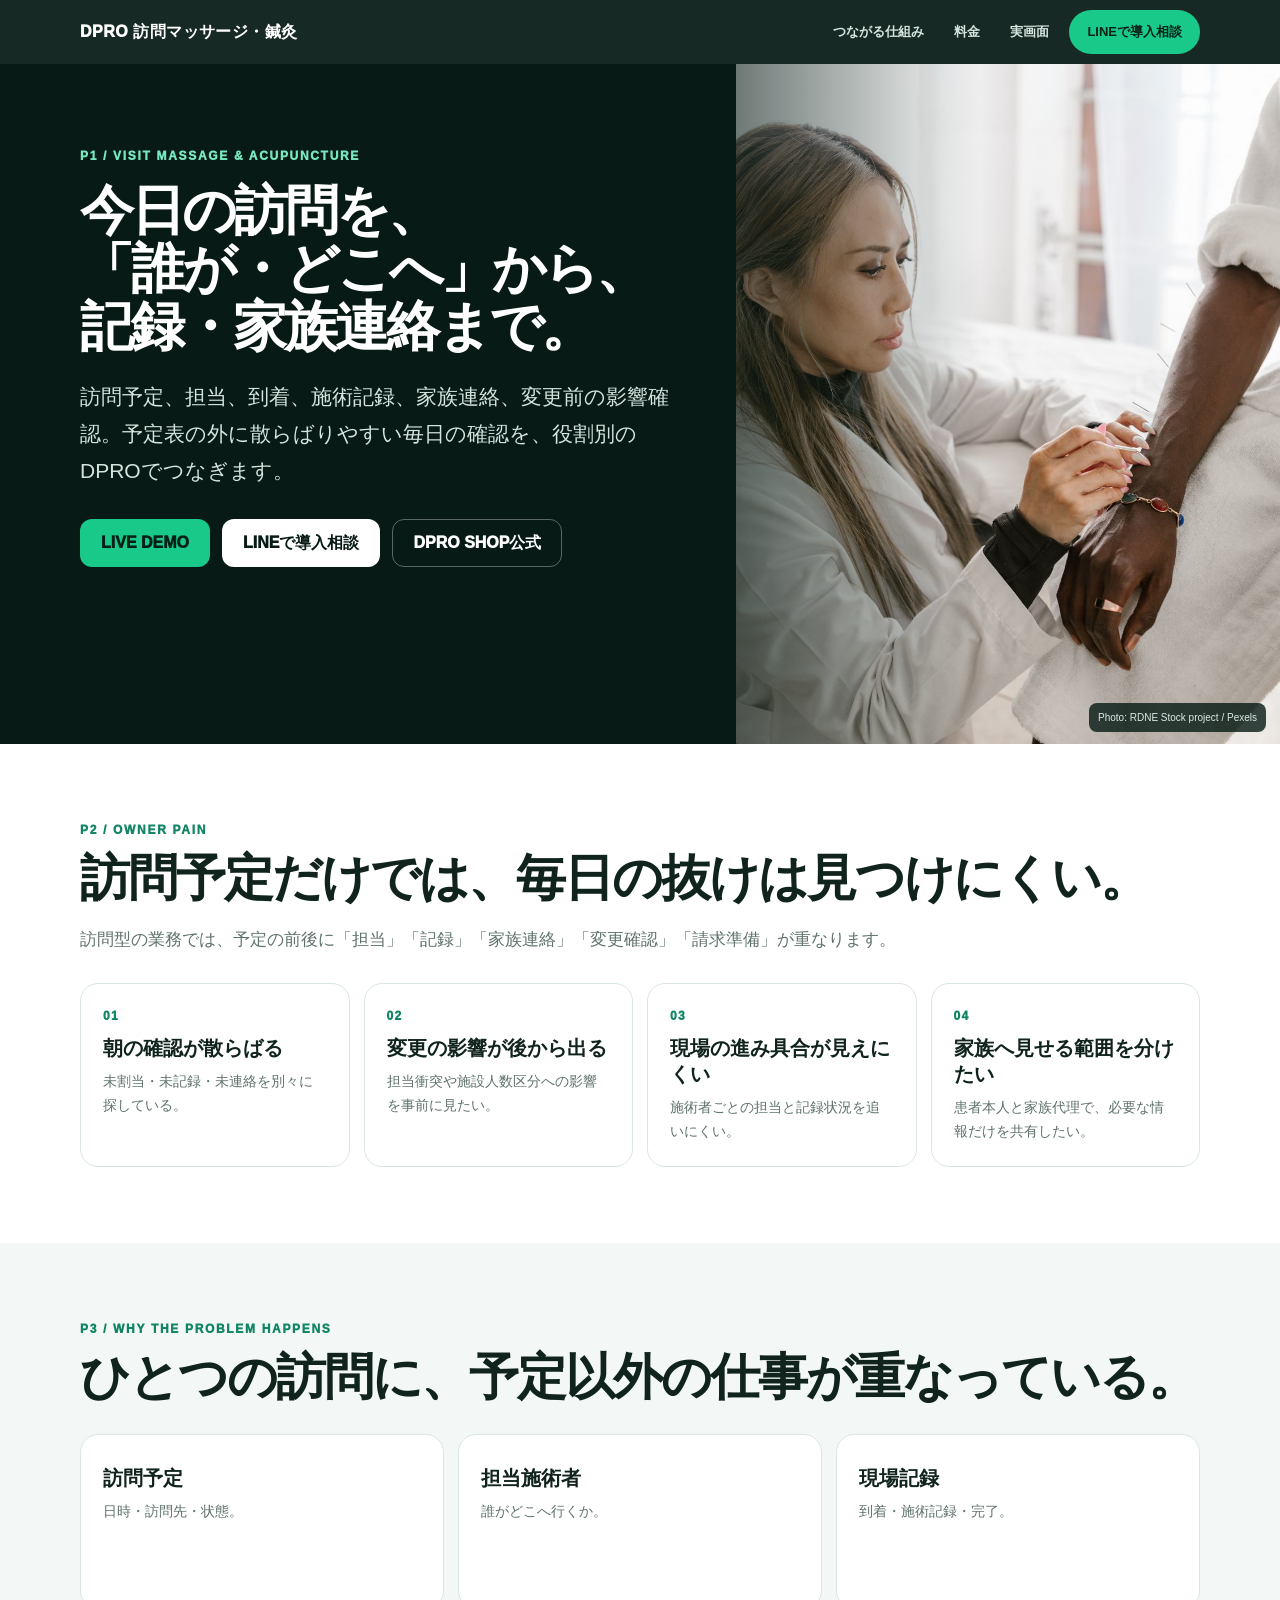
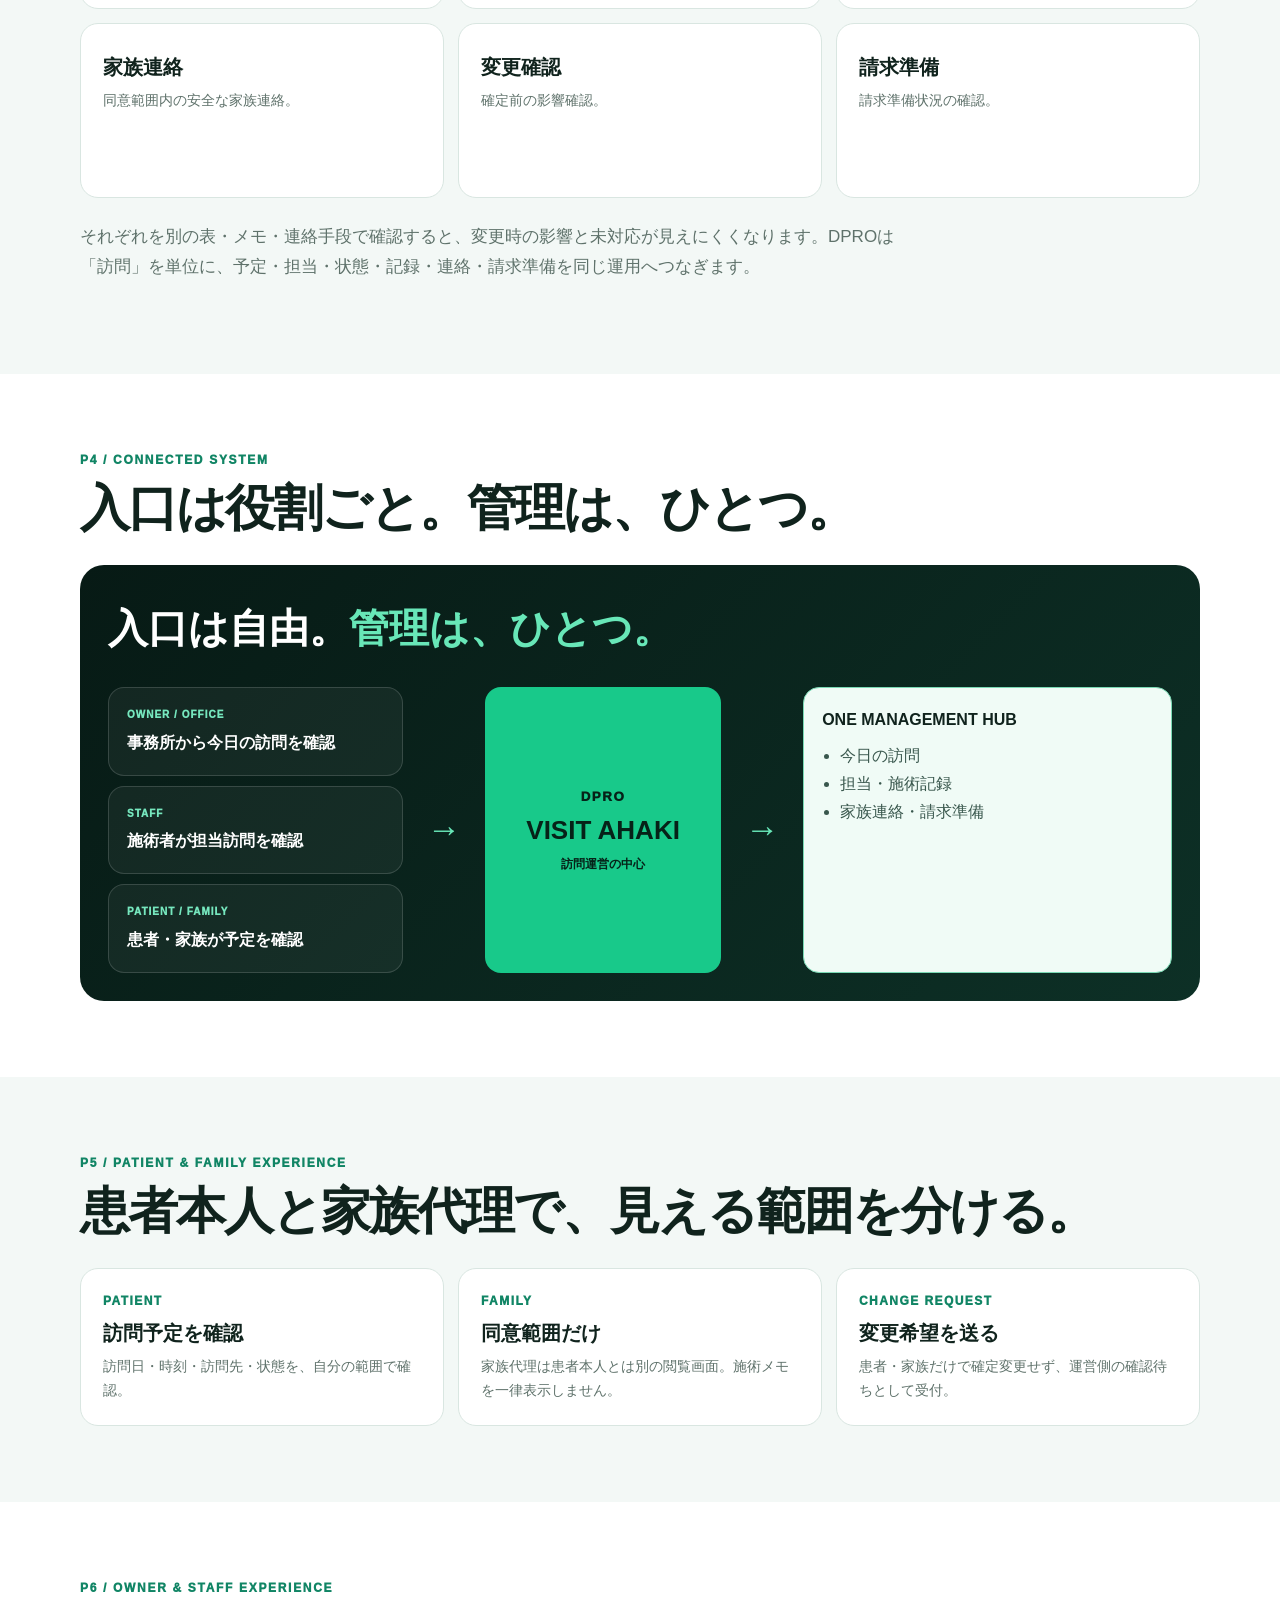
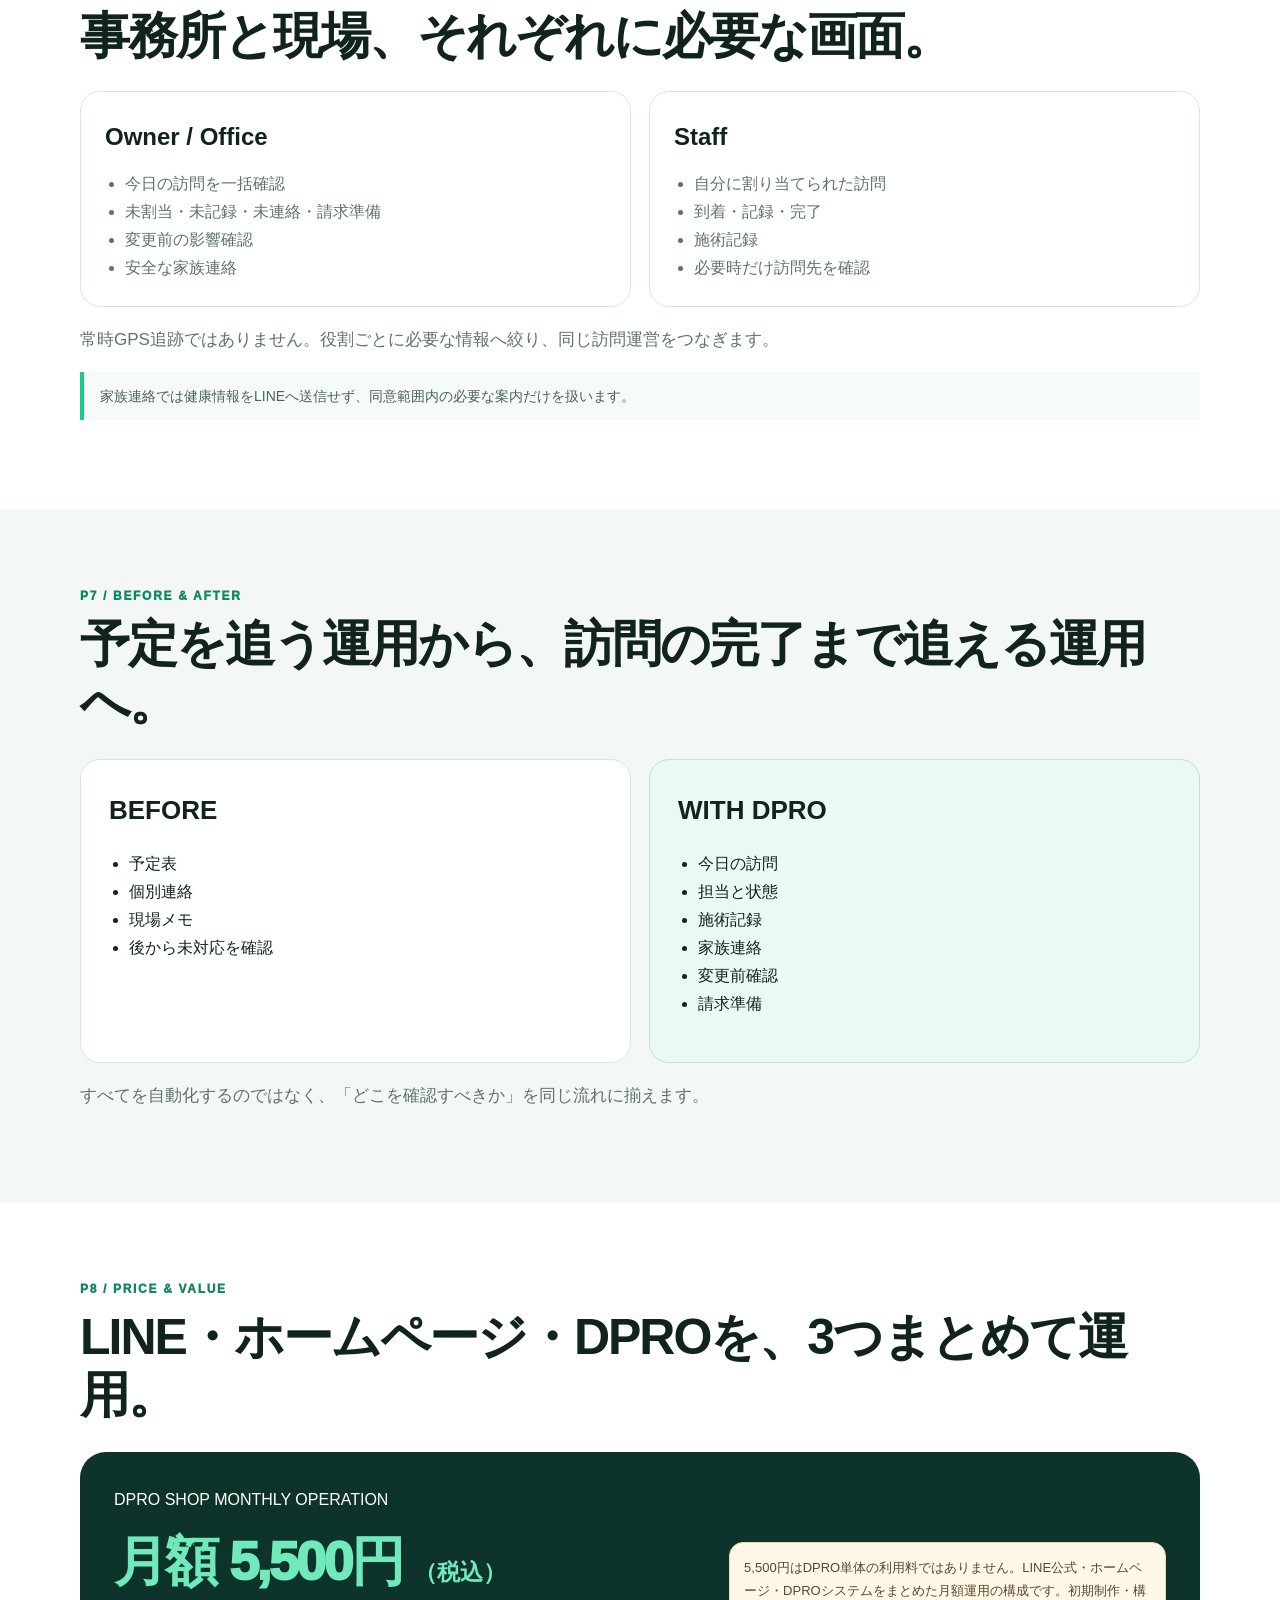
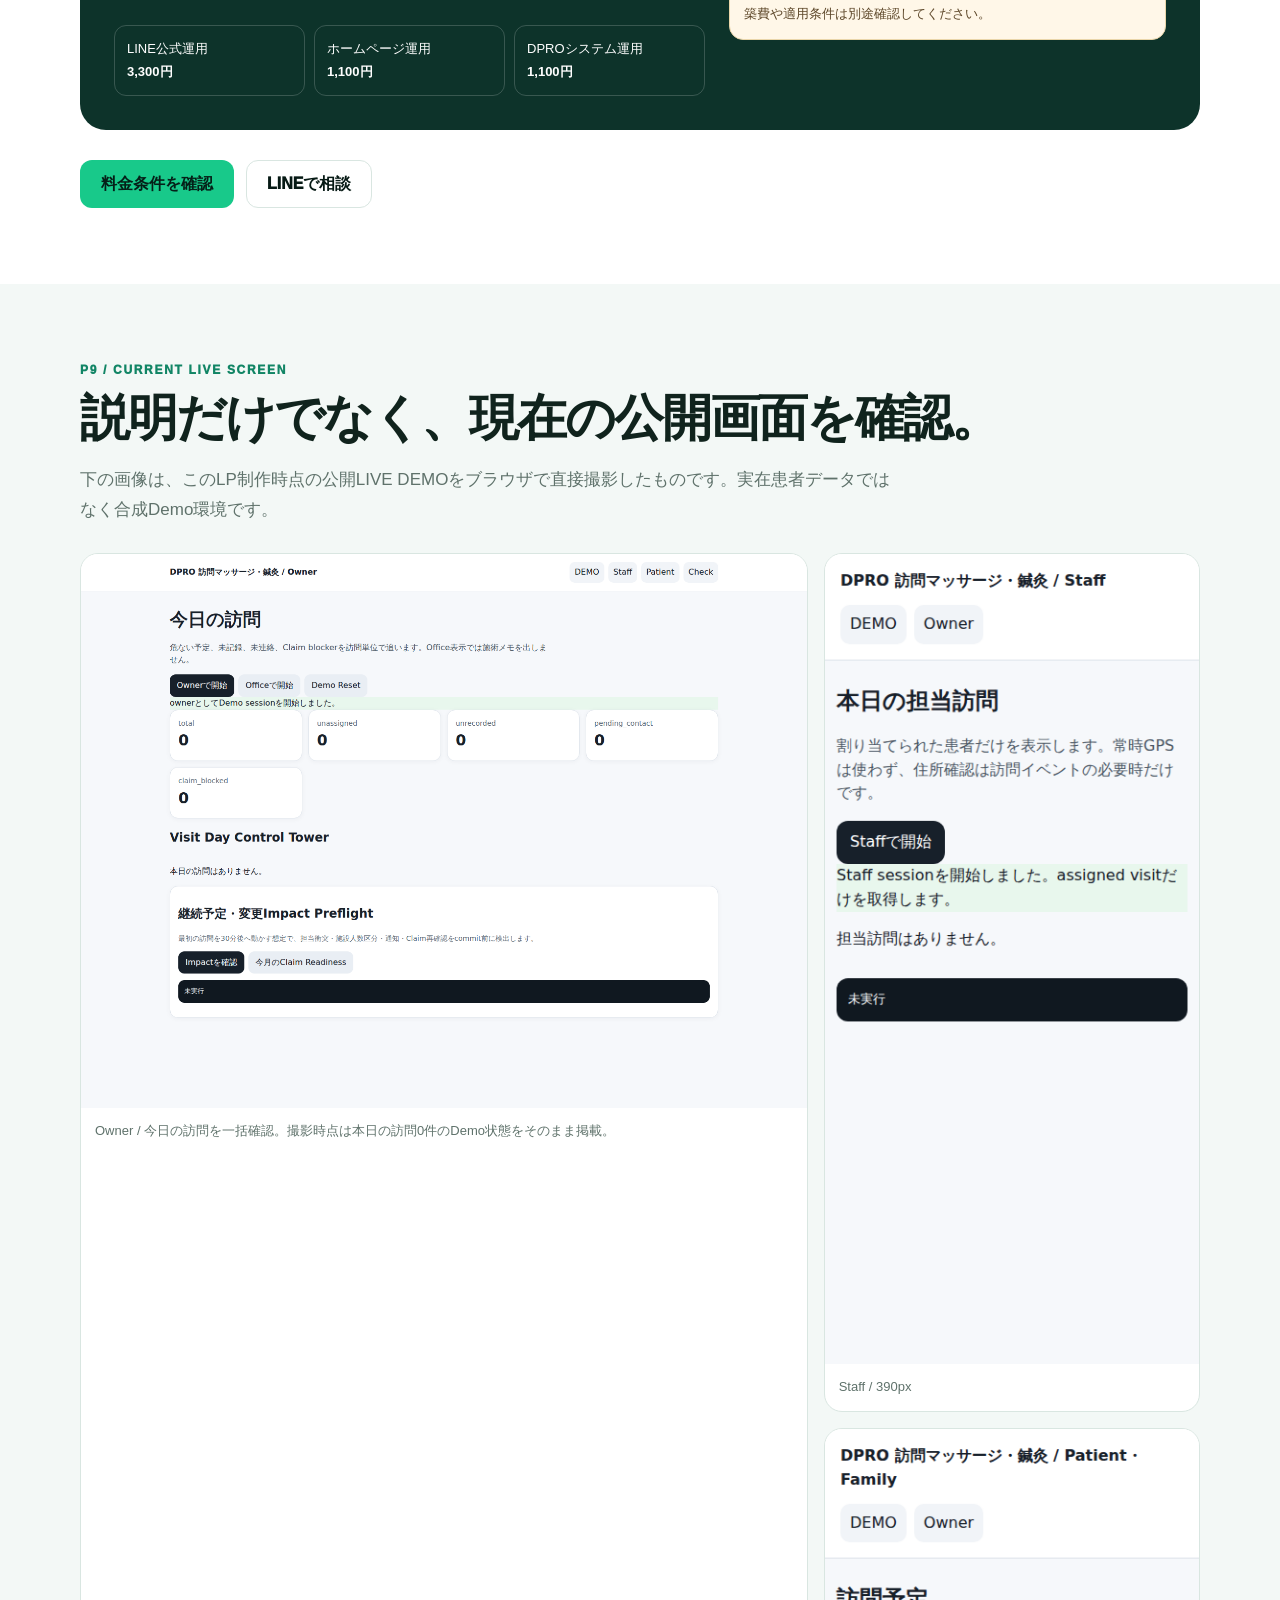
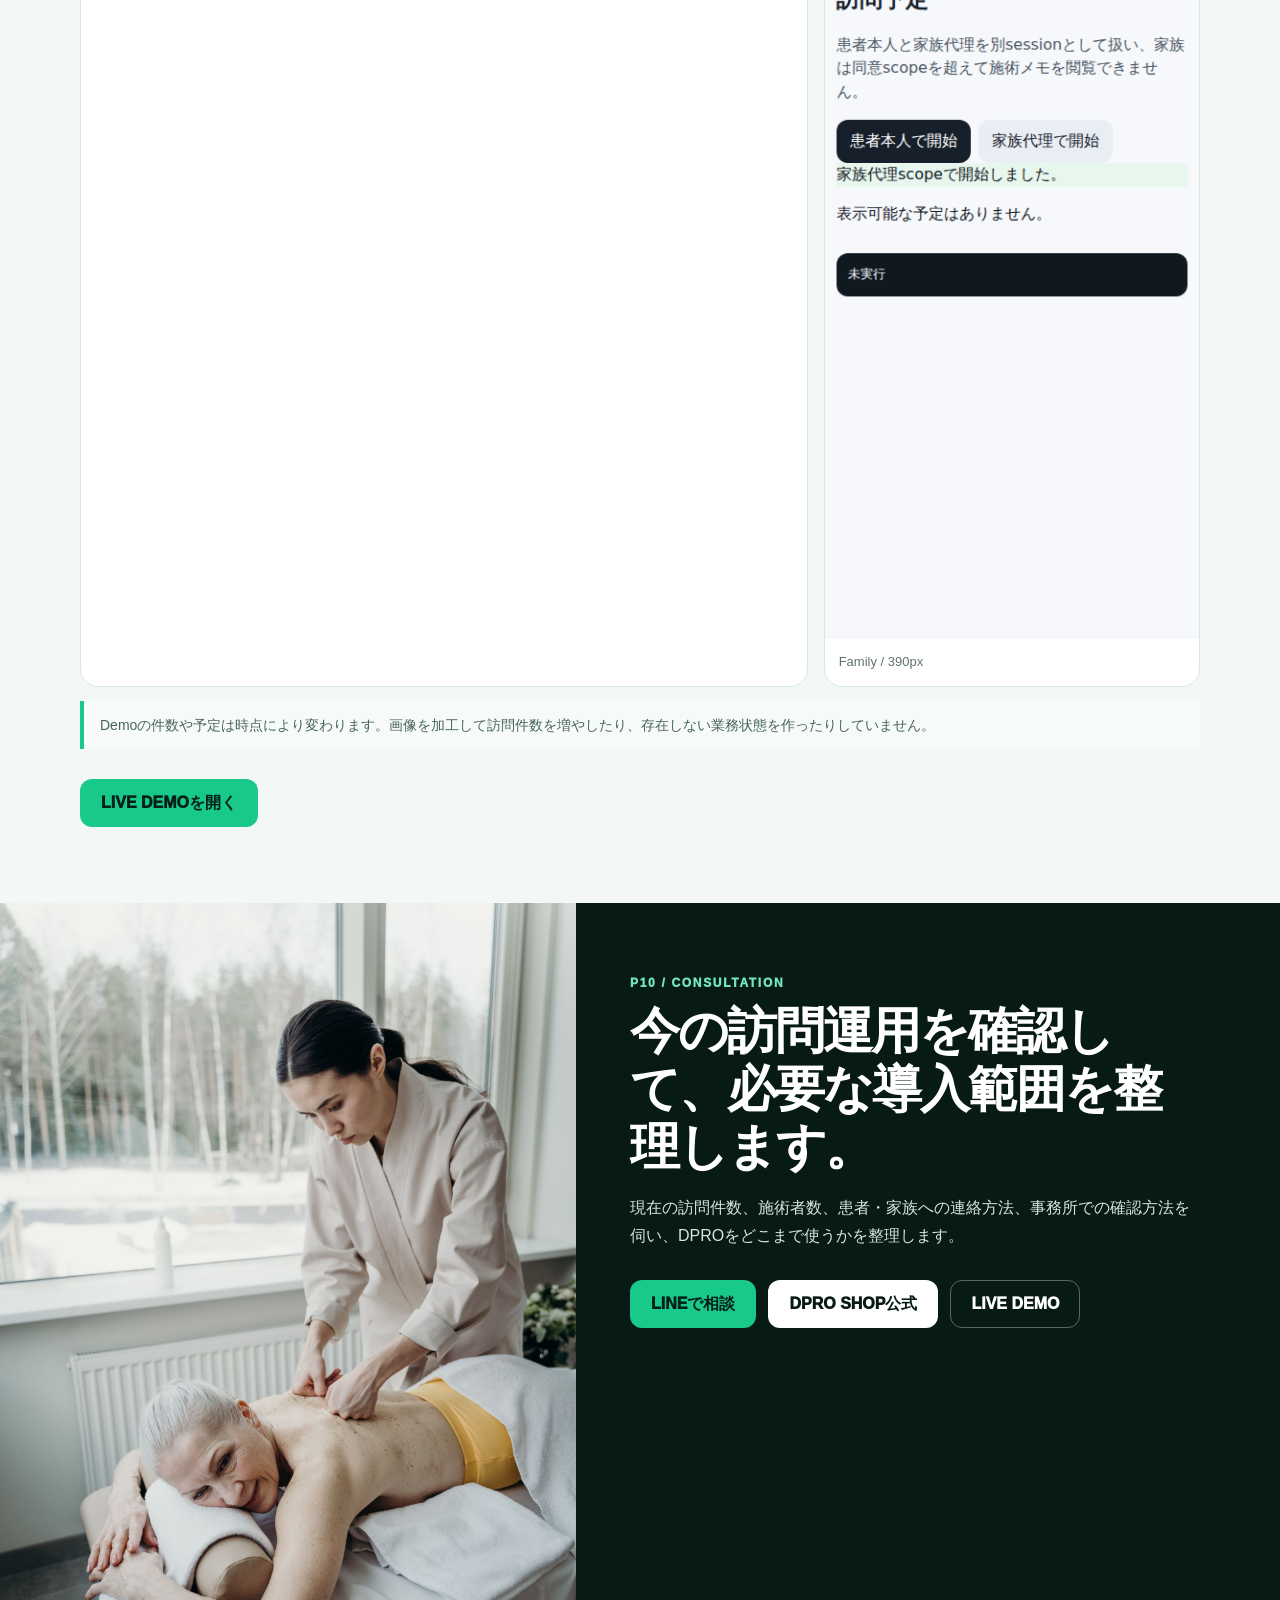
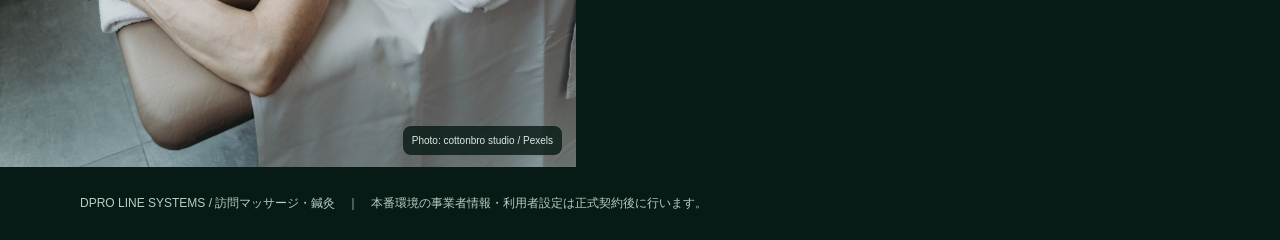
<file: lp.html>
<!doctype html>
<html lang="ja">
<head>
  <meta charset="utf-8">
  <meta name="viewport" content="width=device-width,initial-scale=1,viewport-fit=cover">
  <title>DPRO 訪問マッサージ・鍼灸 | 訪問運営をひとつに</title>
  <meta name="description" content="訪問予定・担当・施術記録・患者家族への連絡・変更前確認・請求準備を、役割別のDPROでつなぐ訪問マッサージ・鍼灸向けシステム。">
  <style>
    :root{
      --ink:#10231d;--deep:#071a15;--green:#118565;--mint:#18c98a;
      --soft:#f3f8f6;--line:#d9e6e1;--muted:#5f726b;--warm:#f7f3eb;
      --white:#fff;--red:#a53a42;--gold:#9a7131
    }
    *{box-sizing:border-box}
    html{scroll-behavior:smooth}
    body{margin:0;color:var(--ink);font-family:-apple-system,BlinkMacSystemFont,"Segoe UI","Noto Sans JP","Yu Gothic",Meiryo,sans-serif;background:#fff;line-height:1.75}
    img{max-width:100%;display:block}
    a{color:inherit}
    .wrap{width:min(1120px,calc(100% - 32px));margin:auto}
    .topbar{position:sticky;top:0;z-index:30;background:#071a15ee;color:#fff;backdrop-filter:blur(10px)}
    .topbar .wrap{min-height:64px;display:flex;align-items:center;justify-content:space-between;gap:18px}
    .brand{font-weight:950;letter-spacing:.03em}
    .nav{display:flex;align-items:center;gap:10px;flex-wrap:wrap}
    .nav a{text-decoration:none;font-weight:800;font-size:13px;color:#d7e7e0;min-height:44px;display:inline-flex;align-items:center;padding:0 10px}
    .nav .cta{background:var(--mint);color:#062218;border-radius:999px;padding:0 18px}
    section{padding:76px 0}
    .kicker{font-size:12px;font-weight:950;letter-spacing:.14em;color:var(--green)}
    h1,h2,h3,p{overflow-wrap:anywhere}
    h2{font-size:clamp(30px,4.6vw,50px);line-height:1.16;letter-spacing:-.04em;margin:8px 0 18px}
    .desc{color:var(--muted);font-size:17px;max-width:820px}
    .hero{padding:0;background:var(--deep);color:#fff}
    .hero-grid{display:grid;grid-template-columns:1.15fr .85fr;min-height:680px}
    .hero-copy{padding:82px 54px 76px max(32px,calc((100vw - 1120px)/2))}
    .hero .kicker{color:#76e7be}
    h1{font-size:clamp(42px,4.2vw,60px);line-height:1.08;letter-spacing:-.055em;margin:14px 0 24px}
    .hero-line{display:block;white-space:nowrap}
    .hero-lead{font-size:clamp(17px,2vw,21px);color:#d5e4de;max-width:720px}
    .hero-photo{position:relative;min-height:520px;overflow:hidden}
    .hero-photo img{width:100%;height:100%;object-fit:cover;object-position:center}
    .hero-photo:after{content:"";position:absolute;inset:0;background:linear-gradient(90deg,#071a1594 0%,transparent 45%)}
    .photo-credit{position:absolute;right:14px;bottom:12px;z-index:2;background:#071a15cc;color:#dcebe5;padding:6px 9px;border-radius:8px;font-size:10px}
    .actions{display:flex;gap:12px;flex-wrap:wrap;margin-top:30px}
    .btn{min-height:48px;display:inline-flex;align-items:center;justify-content:center;padding:0 20px;border-radius:12px;text-decoration:none;font-weight:950;border:1px solid transparent}
    .btn.primary{background:var(--mint);color:#052018}
    .btn.light{background:#fff;color:var(--deep)}
    .btn.outline{border-color:#ffffff55;color:#fff}
    .soft{background:var(--soft)}
    .cards{display:grid;grid-template-columns:repeat(4,1fr);gap:14px;margin-top:28px}
    .card{background:#fff;border:1px solid var(--line);border-radius:18px;padding:22px}
    .card .num{color:var(--green);font-size:12px;font-weight:950;letter-spacing:.12em}
    .card h3{font-size:20px;line-height:1.3;margin:8px 0}
    .card p{font-size:14px;color:var(--muted);margin:0}
    .six{display:grid;grid-template-columns:repeat(3,1fr);gap:14px;margin-top:28px}
    .six .card{min-height:175px}
    .diagram{margin-top:28px;border-radius:24px;background:linear-gradient(135deg,#071a15,#0d3026);color:#fff;padding:28px}
    .diagram-title{font-size:clamp(26px,4vw,40px);font-weight:950;margin-bottom:24px}
    .diagram-title span{color:#68e7b8}
    .diagram-grid{display:grid;grid-template-columns:1fr 58px .8fr 58px 1.25fr;gap:12px;align-items:stretch}
    .entry-grid{display:grid;gap:10px}
    .entry,.hub,.manage{border-radius:16px;padding:18px}
    .entry{border:1px solid #ffffff26;background:#ffffff0d}
    .entry small{display:block;color:#76e7be;font-weight:950;letter-spacing:.1em;font-size:10px}
    .entry strong{display:block;margin-top:5px}
    .arrow{display:grid;place-items:center;color:#68e7b8;font-size:34px}
    .hub{background:var(--mint);color:#062218;display:flex;flex-direction:column;justify-content:center;text-align:center}
    .hub small{font-weight:950;letter-spacing:.12em}.hub strong{font-size:26px}.hub span{font-size:12px;font-weight:850}
    .manage{background:#f0fbf6;color:var(--ink);border:1px solid #7ad9b4}
    .manage b{display:block;margin-bottom:8px}
    .manage ul{padding-left:18px;margin:0;color:#39574d}
    .roles{display:grid;grid-template-columns:1fr 1fr;gap:18px;margin-top:26px}
    .role{border:1px solid var(--line);border-radius:20px;padding:24px;background:#fff}
    .role h3{font-size:24px;margin:0 0 12px}
    .role ul{margin:0;padding-left:20px;color:var(--muted)}
    .beforeafter{display:grid;grid-template-columns:1fr 1fr;gap:18px;margin-top:28px}
    .ba{padding:28px;border-radius:20px;border:1px solid var(--line);background:#fff}
    .ba.after{background:#eaf9f3;border-color:#b9e6d4}
    .ba h3{font-size:26px;margin:0 0 16px}
    .ba ul{padding-left:20px}
    .pricebox{background:#0d332a;color:#fff;border-radius:26px;padding:34px;margin-top:28px;display:grid;grid-template-columns:1.15fr .85fr;gap:24px;align-items:center}
    .pricebox .big{font-size:clamp(36px,4.4vw,54px);font-weight:950;color:#70e9bb;letter-spacing:-.05em;display:flex;align-items:baseline;gap:.22em;white-space:nowrap}
    .price-main,.price-tax{white-space:nowrap}.price-tax{font-size:.42em;letter-spacing:0}
    .breakdown{display:grid;grid-template-columns:repeat(3,1fr);gap:9px;margin-top:16px}
    .breakdown div{border:1px solid #ffffff2e;border-radius:12px;padding:12px;font-size:13px}
    .guard{background:#fff7e8;color:#5d4729;border:1px solid #ead6aa;border-radius:14px;padding:14px;font-size:13px}
    .screens{display:grid;grid-template-columns:1.45fr .75fr;gap:16px;margin-top:28px}
    figure{margin:0;border:1px solid var(--line);border-radius:18px;overflow:hidden;background:#fff}
    figure img{width:100%;height:auto}
    figcaption{padding:12px 14px;font-size:13px;color:var(--muted)}
    .screen-stack{display:grid;gap:16px;align-content:start}
    .zero-note{margin-top:14px;border-left:4px solid var(--mint);padding:12px 16px;background:#f6fbf9;color:#48645a;font-size:14px}
    .consult{position:relative;overflow:hidden;padding:0;background:#071a15;color:#fff}
    .consult-grid{display:grid;grid-template-columns:.9fr 1.1fr;min-height:560px}
    .consult-photo{position:relative;min-height:460px}
    .consult-photo img{width:100%;height:100%;object-fit:cover;object-position:center}
    .consult-copy{padding:70px max(32px,calc((100vw - 1120px)/2)) 65px 54px}
    .consult-copy .kicker{color:#74e6bb}
    .consult-copy p{color:#d6e5df}
    footer{background:#071a15;color:#b8cec5;padding:26px 0;font-size:12px}
    @media(max-width:900px){
      .nav a:not(.cta){display:none}
      .hero-grid,.consult-grid,.pricebox,.screens,.roles,.beforeafter{grid-template-columns:1fr}
      .hero-copy,.consult-copy{padding:56px 24px}
      .hero-photo,.consult-photo{min-height:390px}
      .cards{grid-template-columns:1fr 1fr}
      .six{grid-template-columns:1fr 1fr}
      .diagram-grid{grid-template-columns:1fr}
      .arrow{transform:rotate(90deg);min-height:38px}
      .screens{gap:14px}
    }
    @media(max-width:540px){
      section{padding:56px 0}
      .wrap{width:min(100% - 24px,1120px)}
      .cards,.six,.breakdown{grid-template-columns:1fr}
      .hero-copy,.consult-copy{padding-left:18px;padding-right:18px}
      .topbar .wrap{gap:6px}
      .brand{font-size:12px;letter-spacing:0;white-space:nowrap;flex-shrink:0}
      .nav{gap:0;flex-wrap:nowrap;flex-shrink:0}
      .nav .cta{font-size:11px;padding:0 9px;white-space:nowrap;flex-shrink:0}
      h1{font-size:32px}
      .pricebox .big{font-size:34px}
      .btn{width:100%}
      .topbar .wrap{min-height:58px}
    }
  </style>
</head>
<body>
  <header class="topbar">
    <div class="wrap">
      <div class="brand">DPRO 訪問マッサージ・鍼灸</div>
      <nav class="nav">
        <a href="#p4">つながる仕組み</a>
        <a href="#p8">料金</a>
        <a href="#p9">実画面</a>
        <a class="cta" href="https://lin.ee/YxJGXV6D" target="_blank" rel="noopener">LINEで導入相談</a>
      </nav>
    </div>
  </header>

  <main>
    <!-- P1 FIRST_VIEW -->
    <section class="hero" id="p1">
      <div class="hero-grid">
        <div class="hero-copy">
          <div class="kicker">P1 / VISIT MASSAGE & ACUPUNCTURE</div>
          <h1><span class="hero-line">今日の訪問を、</span><span class="hero-line">「誰が・どこへ」から、</span><span class="hero-line">記録・家族連絡まで。</span></h1>
          <p class="hero-lead">訪問予定、担当、到着、施術記録、家族連絡、変更前の影響確認。予定表の外に散らばりやすい毎日の確認を、役割別のDPROでつなぎます。</p>
          <div class="actions">
            <a class="btn primary" href="https://dpromstk2000-lab.github.io/dpro-visit-ahaki/demo.html" target="_blank" rel="noopener">LIVE DEMO</a>
            <a class="btn light" href="https://lin.ee/YxJGXV6D" target="_blank" rel="noopener">LINEで導入相談</a>
            <a class="btn outline" href="https://dpro-shop.com/systems/visit-ahaki" target="_blank" rel="noopener">DPRO SHOP公式</a>
          </div>
        </div>
        <div class="hero-photo">
          <img src="presentation/visit-ahaki-industry-acupuncture.jpg" alt="鍼施術を行う施術者と患者のイメージ">
          <div class="photo-credit">Photo: RDNE Stock project / Pexels</div>
        </div>
      </div>
    </section>

    <!-- P2 OWNER_PAIN -->
    <section id="p2">
      <div class="wrap">
        <div class="kicker">P2 / OWNER PAIN</div>
        <h2>訪問予定だけでは、毎日の抜けは見つけにくい。</h2>
        <p class="desc">訪問型の業務では、予定の前後に「担当」「記録」「家族連絡」「変更確認」「請求準備」が重なります。</p>
        <div class="cards">
          <article class="card"><div class="num">01</div><h3>朝の確認が散らばる</h3><p>未割当・未記録・未連絡を別々に探している。</p></article>
          <article class="card"><div class="num">02</div><h3>変更の影響が後から出る</h3><p>担当衝突や施設人数区分への影響を事前に見たい。</p></article>
          <article class="card"><div class="num">03</div><h3>現場の進み具合が見えにくい</h3><p>施術者ごとの担当と記録状況を追いにくい。</p></article>
          <article class="card"><div class="num">04</div><h3>家族へ見せる範囲を分けたい</h3><p>患者本人と家族代理で、必要な情報だけを共有したい。</p></article>
        </div>
      </div>
    </section>

    <!-- P3 WHY_PROBLEM -->
    <section class="soft" id="p3">
      <div class="wrap">
        <div class="kicker">P3 / WHY THE PROBLEM HAPPENS</div>
        <h2>ひとつの訪問に、予定以外の仕事が重なっている。</h2>
        <div class="six">
          <article class="card"><h3>訪問予定</h3><p>日時・訪問先・状態。</p></article>
          <article class="card"><h3>担当施術者</h3><p>誰がどこへ行くか。</p></article>
          <article class="card"><h3>現場記録</h3><p>到着・施術記録・完了。</p></article>
          <article class="card"><h3>家族連絡</h3><p>同意範囲内の安全な家族連絡。</p></article>
          <article class="card"><h3>変更確認</h3><p>確定前の影響確認。</p></article>
          <article class="card"><h3>請求準備</h3><p>請求準備状況の確認。</p></article>
        </div>
        <p class="desc" style="margin-top:24px">それぞれを別の表・メモ・連絡手段で確認すると、変更時の影響と未対応が見えにくくなります。DPROは「訪問」を単位に、予定・担当・状態・記録・連絡・請求準備を同じ運用へつなぎます。</p>
      </div>
    </section>

    <!-- P4 CONNECTED_SYSTEM -->
    <section id="p4">
      <div class="wrap">
        <div class="kicker">P4 / CONNECTED SYSTEM</div>
        <h2>入口は役割ごと。管理は、ひとつ。</h2>
        <div class="diagram">
          <div class="diagram-title">入口は自由。<span>管理は、ひとつ。</span></div>
          <div class="diagram-grid">
            <div class="entry-grid">
              <div class="entry"><small>OWNER / OFFICE</small><strong>事務所から今日の訪問を確認</strong></div>
              <div class="entry"><small>STAFF</small><strong>施術者が担当訪問を確認</strong></div>
              <div class="entry"><small>PATIENT / FAMILY</small><strong>患者・家族が予定を確認</strong></div>
            </div>
            <div class="arrow">→</div>
            <div class="hub"><small>DPRO</small><strong>VISIT AHAKI</strong><span>訪問運営の中心</span></div>
            <div class="arrow">→</div>
            <div class="manage"><b>ONE MANAGEMENT HUB</b><ul><li>今日の訪問</li><li>担当・施術記録</li><li>家族連絡・請求準備</li></ul></div>
          </div>
        </div>
      </div>
    </section>

    <!-- P5 CUSTOMER_EXPERIENCE -->
    <section class="soft" id="p5">
      <div class="wrap">
        <div class="kicker">P5 / PATIENT & FAMILY EXPERIENCE</div>
        <h2>患者本人と家族代理で、見える範囲を分ける。</h2>
        <div class="cards" style="grid-template-columns:repeat(3,1fr)">
          <article class="card"><div class="num">PATIENT</div><h3>訪問予定を確認</h3><p>訪問日・時刻・訪問先・状態を、自分の範囲で確認。</p></article>
          <article class="card"><div class="num">FAMILY</div><h3>同意範囲だけ</h3><p>家族代理は患者本人とは別の閲覧画面。施術メモを一律表示しません。</p></article>
          <article class="card"><div class="num">CHANGE REQUEST</div><h3>変更希望を送る</h3><p>患者・家族だけで確定変更せず、運営側の確認待ちとして受付。</p></article>
        </div>
      </div>
    </section>

    <!-- P6 OWNER_STAFF_EXPERIENCE -->
    <section id="p6">
      <div class="wrap">
        <div class="kicker">P6 / OWNER & STAFF EXPERIENCE</div>
        <h2>事務所と現場、それぞれに必要な画面。</h2>
        <div class="roles">
          <article class="role"><h3>Owner / Office</h3><ul><li>今日の訪問を一括確認</li><li>未割当・未記録・未連絡・請求準備</li><li>変更前の影響確認</li><li>安全な家族連絡</li></ul></article>
          <article class="role"><h3>Staff</h3><ul><li>自分に割り当てられた訪問</li><li>到着・記録・完了</li><li>施術記録</li><li>必要時だけ訪問先を確認</li></ul></article>
        </div>
        <p class="desc" style="margin-top:18px">常時GPS追跡ではありません。役割ごとに必要な情報へ絞り、同じ訪問運営をつなぎます。</p>
        <p class="zero-note">家族連絡では健康情報をLINEへ送信せず、同意範囲内の必要な案内だけを扱います。</p>
      </div>
    </section>

    <!-- P7 BEFORE_AFTER -->
    <section class="soft" id="p7">
      <div class="wrap">
        <div class="kicker">P7 / BEFORE & AFTER</div>
        <h2>予定を追う運用から、訪問の完了まで追える運用へ。</h2>
        <div class="beforeafter">
          <div class="ba"><h3>BEFORE</h3><ul><li>予定表</li><li>個別連絡</li><li>現場メモ</li><li>後から未対応を確認</li></ul></div>
          <div class="ba after"><h3>WITH DPRO</h3><ul><li>今日の訪問</li><li>担当と状態</li><li>施術記録</li><li>家族連絡</li><li>変更前確認</li><li>請求準備</li></ul></div>
        </div>
        <p class="desc" style="margin-top:18px">すべてを自動化するのではなく、「どこを確認すべきか」を同じ流れに揃えます。</p>
      </div>
    </section>

    <!-- P8 PRICE_VALUE -->
    <section id="p8">
      <div class="wrap">
        <div class="kicker">P8 / PRICE & VALUE</div>
        <h2>LINE・ホームページ・DPROを、3つまとめて運用。</h2>
        <div class="pricebox">
          <div>
            <div>DPRO SHOP MONTHLY OPERATION</div>
            <div class="big"><span class="price-main">月額 5,500円</span><span class="price-tax">（税込）</span></div>
            <div class="breakdown">
              <div>LINE公式運用<br><strong>3,300円</strong></div>
              <div>ホームページ運用<br><strong>1,100円</strong></div>
              <div>DPROシステム運用<br><strong>1,100円</strong></div>
            </div>
          </div>
          <div class="guard">5,500円はDPRO単体の利用料ではありません。LINE公式・ホームページ・DPROシステムをまとめた月額運用の構成です。初期制作・構築費や適用条件は別途確認してください。</div>
        </div>
        <div class="actions">
          <a class="btn primary" href="https://dpro-shop.com/pricing" target="_blank" rel="noopener">料金条件を確認</a>
          <a class="btn light" style="border-color:var(--line)" href="https://lin.ee/YxJGXV6D" target="_blank" rel="noopener">LINEで相談</a>
        </div>
      </div>
    </section>

    <!-- P9 DEMO -->
    <section class="soft" id="p9">
      <div class="wrap">
        <div class="kicker">P9 / CURRENT LIVE SCREEN</div>
        <h2>説明だけでなく、現在の公開画面を確認。</h2>
        <p class="desc">下の画像は、このLP制作時点の公開LIVE DEMOをブラウザで直接撮影したものです。実在患者データではなく合成Demo環境です。</p>
        <div class="screens">
          <figure><img src="presentation/live-owner-desktop.png" alt="現在のOwner公開LIVE画面"><figcaption>Owner / 今日の訪問を一括確認。撮影時点は本日の訪問0件のDemo状態をそのまま掲載。</figcaption></figure>
          <div class="screen-stack">
            <figure><img src="presentation/live-staff-mobile.png" alt="現在のStaff公開LIVEスマホ画面"><figcaption>Staff / 390px</figcaption></figure>
            <figure><img src="presentation/live-family-mobile.png" alt="現在のFamily公開LIVEスマホ画面"><figcaption>Family / 390px</figcaption></figure>
          </div>
        </div>
        <div class="zero-note">Demoの件数や予定は時点により変わります。画像を加工して訪問件数を増やしたり、存在しない業務状態を作ったりしていません。</div>
        <div class="actions"><a class="btn primary" href="https://dpromstk2000-lab.github.io/dpro-visit-ahaki/demo.html" target="_blank" rel="noopener">LIVE DEMOを開く</a></div>
      </div>
    </section>

    <!-- P10 CONSULT_CTA -->
    <section class="consult" id="p10">
      <div class="consult-grid">
        <div class="consult-photo"><img src="presentation/visit-ahaki-industry-massage-senior.jpg" alt="高齢者へのマッサージ施術イメージ"><div class="photo-credit">Photo: cottonbro studio / Pexels</div></div>
        <div class="consult-copy">
          <div class="kicker">P10 / CONSULTATION</div>
          <h2>今の訪問運用を確認して、必要な導入範囲を整理します。</h2>
          <p>現在の訪問件数、施術者数、患者・家族への連絡方法、事務所での確認方法を伺い、DPROをどこまで使うかを整理します。</p>
          <div class="actions">
            <a class="btn primary" href="https://lin.ee/YxJGXV6D" target="_blank" rel="noopener">LINEで相談</a>
            <a class="btn light" href="https://dpro-shop.com/systems/visit-ahaki" target="_blank" rel="noopener">DPRO SHOP公式</a>
            <a class="btn outline" href="https://dpromstk2000-lab.github.io/dpro-visit-ahaki/demo.html" target="_blank" rel="noopener">LIVE DEMO</a>
          </div>
        </div>
      </div>
    </section>
  </main>
  <footer><div class="wrap">DPRO LINE SYSTEMS / 訪問マッサージ・鍼灸　｜　本番環境の事業者情報・利用者設定は正式契約後に行います。</div></footer>
</body>
</html>
</file>
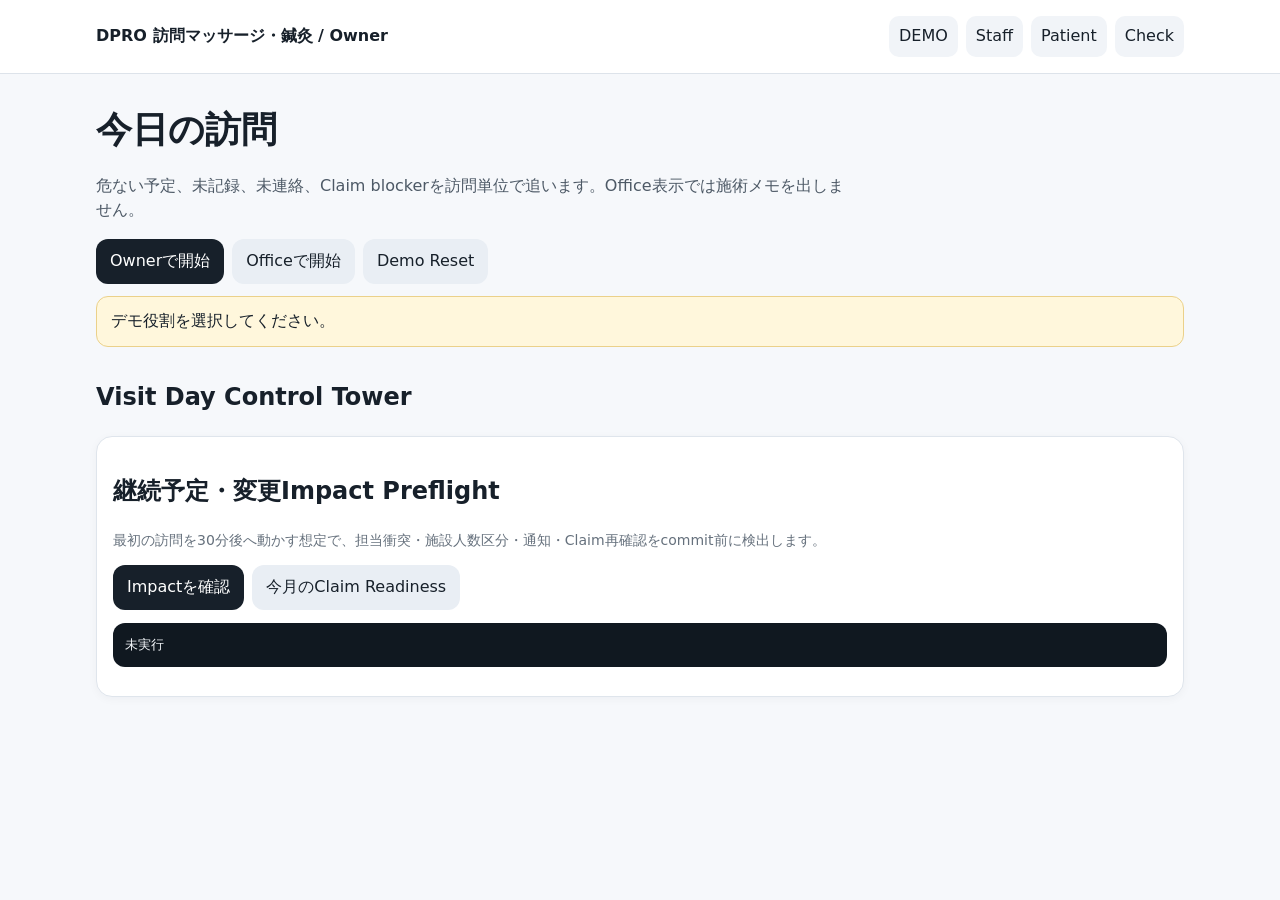
<file: owner.html>
<!doctype html><html lang="ja"><head><meta charset="utf-8"><meta name="viewport" content="width=device-width,initial-scale=1"><title>Owner | DPRO 訪問マッサージ・鍼灸</title><link rel="stylesheet" href="styles.css"></head><body><header><div class="bar"><div class="brand">DPRO 訪問マッサージ・鍼灸 / Owner</div><nav class="nav"><a href="demo.html">DEMO</a><a href="staff.html">Staff</a><a href="customer.html">Patient</a><a href="system-check.html">Check</a></nav></div></header><main><h1>今日の訪問</h1><p class="lead">危ない予定、未記録、未連絡、Claim blockerを訪問単位で追います。Office表示では施術メモを出しません。</p><div class="actions"><button id="loginOwner">Ownerで開始</button><button class="secondary" id="loginOffice">Officeで開始</button><button class="secondary" id="reset">Demo Reset</button></div><div id="status" class="notice">デモ役割を選択してください。</div><section id="summary" class="grid" aria-live="polite"></section><section><h2>Visit Day Control Tower</h2><div id="visits" class="grid"></div></section><section class="card"><h2>継続予定・変更Impact Preflight</h2><p class="muted">最初の訪問を30分後へ動かす想定で、担当衝突・施設人数区分・通知・Claim再確認をcommit前に検出します。</p><div class="actions"><button id="preflight">Impactを確認</button><button id="claim" class="secondary">今月のClaim Readiness</button></div><pre id="detail">未実行</pre></section></main><script src="config.js"></script><script src="app.js"></script><script>
const $=s=>document.querySelector(s), S=$('#status'), visits=$('#visits'), summary=$('#summary'), detail=$('#detail'); let current=[];
function add30(t){let [h,m]=t.split(':').map(Number);m+=30;h=(h+Math.floor(m/60))%24;m%=60;return String(h).padStart(2,'0')+':'+String(m).padStart(2,'0')}
async function start(role){try{await DPRO.demoLogin(role);DPRO.msg(S,`${role}としてDemo sessionを開始しました。`,'success');await load()}catch(e){DPRO.msg(S,e.message,'error')}}
async function load(){const j=await DPRO.api('/today');current=j.visits;summary.innerHTML=Object.entries(j.summary).map(([k,v])=>`<div class="card"><div class="muted">${DPRO.esc(k)}</div><div class="stat">${v}</div></div>`).join('');visits.innerHTML=j.visits.map(v=>`<article class="card visit ${v.claim_status==='blocked'?'warning':'ok'}"><div class="time">${DPRO.esc(v.start_time)}</div><div><strong>${DPRO.esc(v.patient.display_name)}</strong><div>${DPRO.esc(v.address?.label||'')}</div><div class="muted">${DPRO.esc(v.practitioner?.name||'未割当')}</div><span class="tag">${DPRO.esc(v.status)}</span><span class="tag">記録 ${DPRO.esc(v.record_status)}</span><span class="tag">連絡 ${DPRO.esc(v.contact_status)}</span><span class="tag">Claim ${DPRO.esc(v.claim_status)}</span></div><div class="right"><button class="secondary" onclick="notifyVisit('${v.id}')">安全通知</button></div></article>`).join('')||'<p>本日の訪問はありません。</p>'}
async function notifyVisit(id){try{const j=await DPRO.api('/communications',{method:'POST',body:JSON.stringify({visit_id:id,template:'visit_confirmed',channel:'line'})});detail.textContent=JSON.stringify(j,null,2);DPRO.msg(S,'健康情報を含まない承認済みtemplateで通知をqueueしました。','success')}catch(e){DPRO.msg(S,e.message,'error');detail.textContent=JSON.stringify(e.payload||{},null,2)}}
$('#loginOwner').onclick=()=>start('owner'); $('#loginOffice').onclick=()=>start('office_staff');
$('#reset').onclick=async()=>{try{if(DPRO.state.role!=='owner')await start('owner');const j=await DPRO.api('/demo/reset',{method:'POST',body:'{}'});detail.textContent=JSON.stringify(j,null,2);await load();DPRO.msg(S,'合成Demo dataを初期状態へ戻しました。','success')}catch(e){DPRO.msg(S,e.message,'error')}};
$('#preflight').onclick=async()=>{try{if(!current.length)throw new Error('先にOwner/Officeで開始してください。');const v=current[0];const j=await DPRO.api(`/visit-plans/${v.plan_id}/change-preflight`,{method:'POST',body:JSON.stringify({scope:'this_only',visit_id:v.id,visit_date:v.visit_date,start_time:add30(v.start_time),duration_min:v.duration_min,expected_plan_version:1})});detail.textContent=JSON.stringify(j,null,2);DPRO.msg(S,j.preflight.can_apply?'変更前のImpact確認が完了しました。':'Blocking impactを検出しました。',j.preflight.can_apply?'success':'notice')}catch(e){DPRO.msg(S,e.message,'error');detail.textContent=JSON.stringify(e.payload||{},null,2)}};
$('#claim').onclick=async()=>{try{let d=new Date(),month=d.toISOString().slice(0,7);const j=await DPRO.api('/claim-readiness/'+month);detail.textContent=JSON.stringify(j,null,2)}catch(e){DPRO.msg(S,e.message,'error')}};
if(DPRO.state.token&&['owner','office_staff'].includes(DPRO.state.role)) load().catch(()=>{});
</script></body></html>
</file>
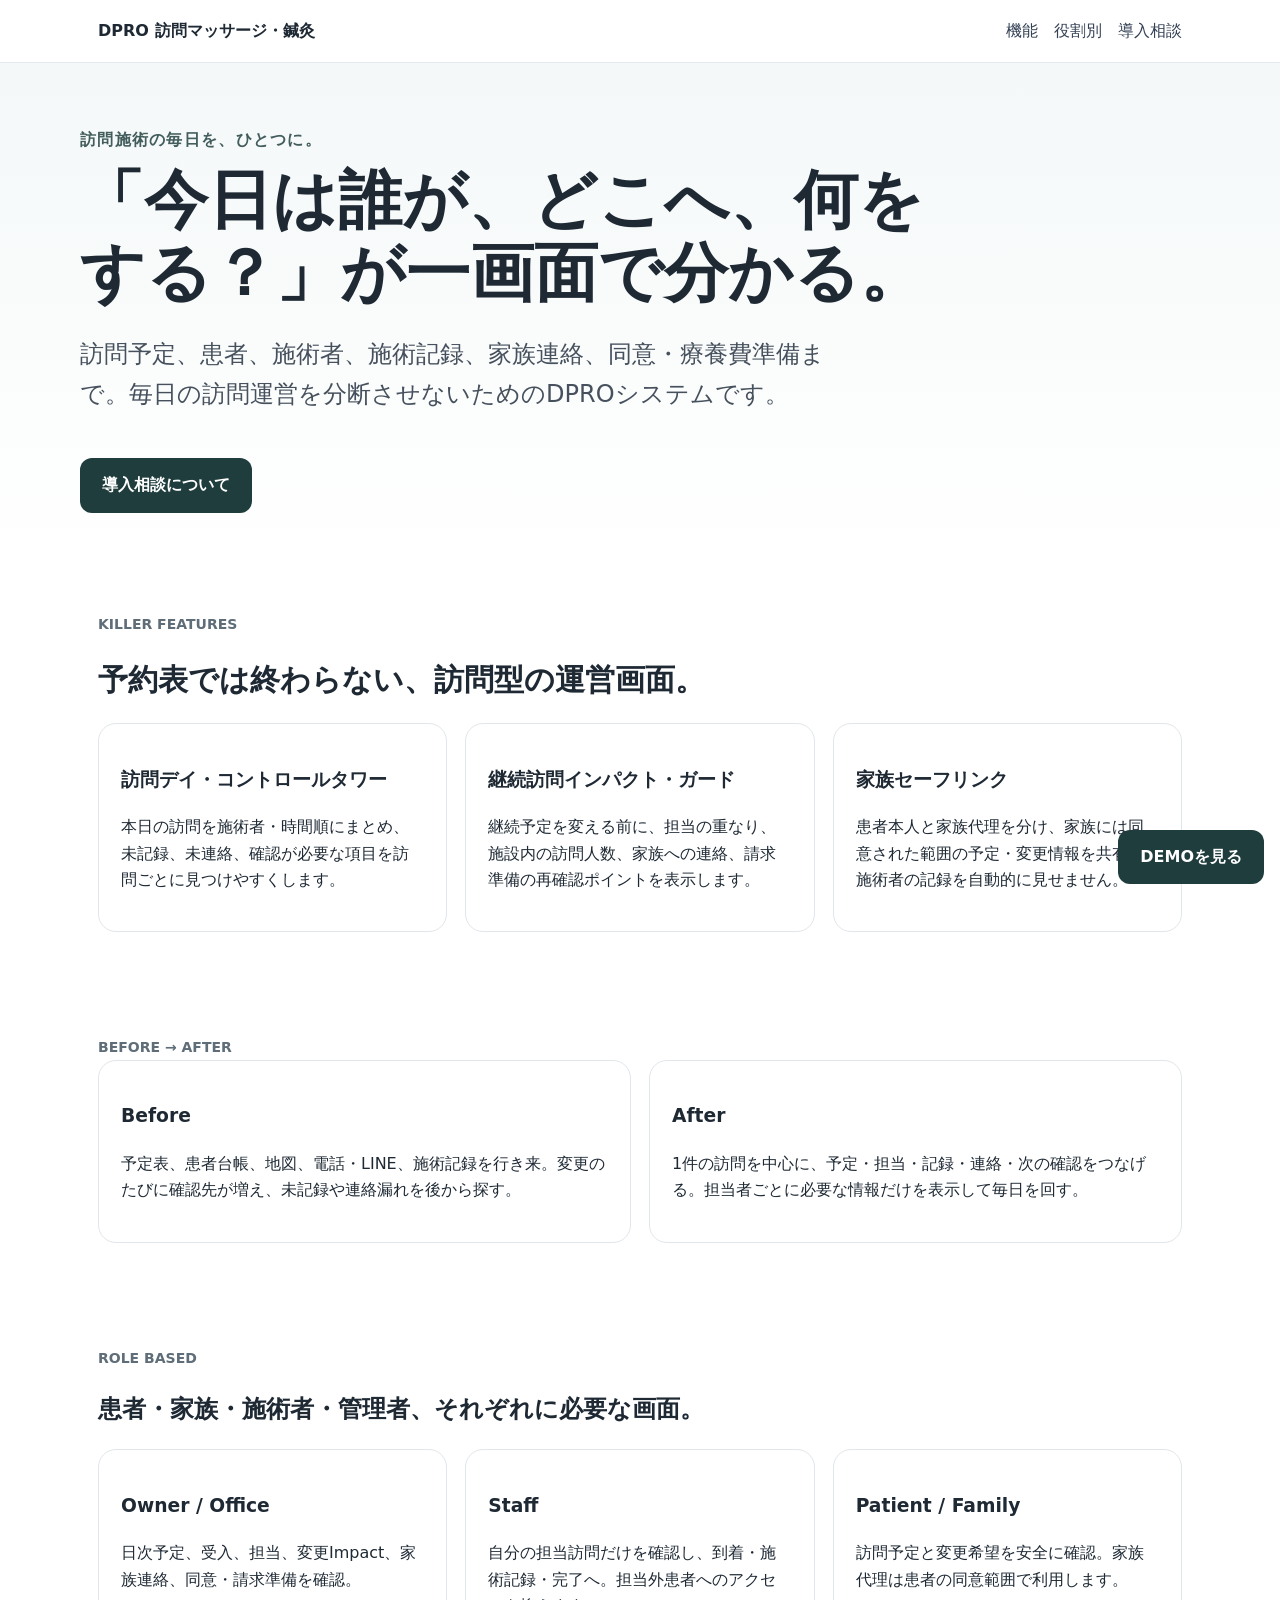
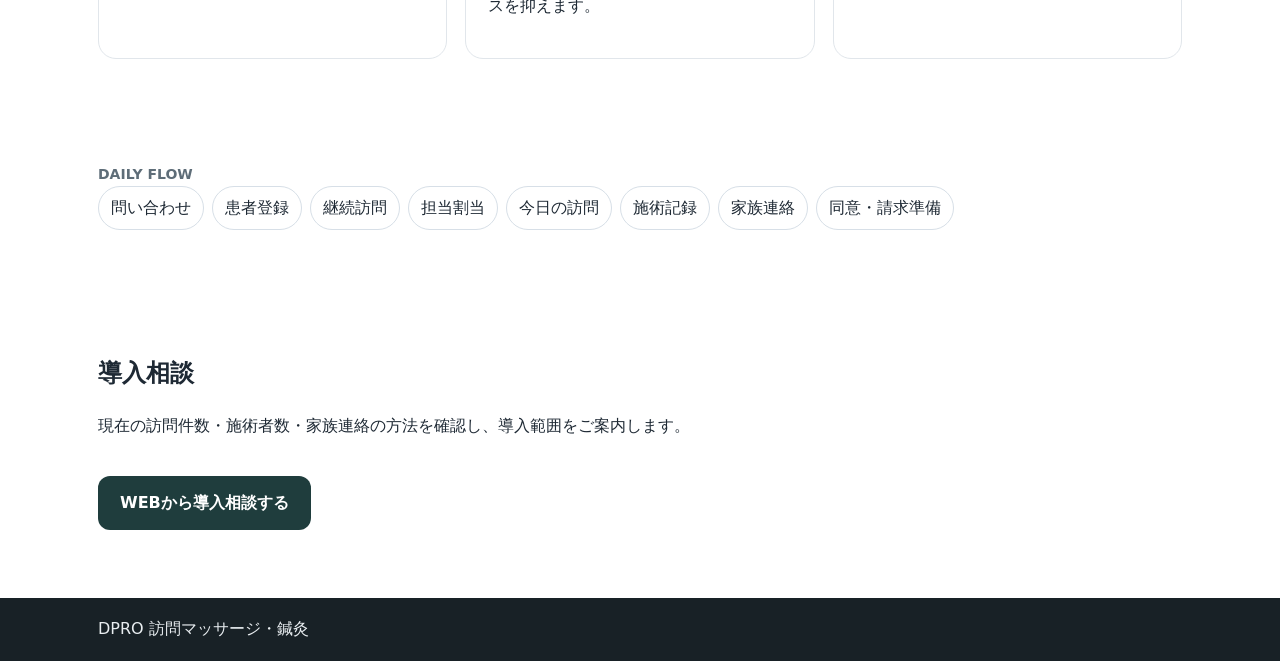
<file: product.html>
<!doctype html><html lang="ja"><head><meta charset="utf-8"><meta name="viewport" content="width=device-width,initial-scale=1"><title>DPRO 訪問マッサージ・鍼灸 | 製品</title><meta name="description" content="訪問予定・患者・施術者・施術記録・家族連絡・同意／療養費準備を一つの流れで管理する訪問施術向けシステム。"><link rel="stylesheet" href="sales.css"></head><body><header><div class="wrap bar"><div class="logo">DPRO 訪問マッサージ・鍼灸</div><nav class="nav"><a href="#features">機能</a><a href="#roles">役割別</a><a href="#contact">導入相談</a></nav></div></header><section class="hero"><div class="inner"><div class="eyebrow">訪問施術の毎日を、ひとつに。</div><h1>「今日は誰が、どこへ、何をする？」が一画面で分かる。</h1><p class="lead">訪問予定、患者、施術者、施術記録、家族連絡、同意・療養費準備まで。毎日の訪問運営を分断させないためのDPROシステムです。</p><a class="cta" href="#contact">導入相談について</a></div></section><section id="features" class="section"><div class="kicker">KILLER FEATURES</div><h2 class="big">予約表では終わらない、訪問型の運営画面。</h2><div class="grid"><article class="card"><h3>訪問デイ・コントロールタワー</h3><p>本日の訪問を施術者・時間順にまとめ、未記録、未連絡、確認が必要な項目を訪問ごとに見つけやすくします。</p></article><article class="card"><h3>継続訪問インパクト・ガード</h3><p>継続予定を変える前に、担当の重なり、施設内の訪問人数、家族への連絡、請求準備の再確認ポイントを表示します。</p></article><article class="card"><h3>家族セーフリンク</h3><p>患者本人と家族代理を分け、家族には同意された範囲の予定・変更情報を共有。施術者の記録を自動的に見せません。</p></article></div></section><section class="section"><div class="kicker">BEFORE → AFTER</div><div class="grid"><article class="card"><h3>Before</h3><p>予定表、患者台帳、地図、電話・LINE、施術記録を行き来。変更のたびに確認先が増え、未記録や連絡漏れを後から探す。</p></article><article class="card"><h3>After</h3><p>1件の訪問を中心に、予定・担当・記録・連絡・次の確認をつなげる。担当者ごとに必要な情報だけを表示して毎日を回す。</p></article></div></section><section id="roles" class="section"><div class="kicker">ROLE BASED</div><h2>患者・家族・施術者・管理者、それぞれに必要な画面。</h2><div class="grid"><article class="card"><h3>Owner / Office</h3><p>日次予定、受入、担当、変更Impact、家族連絡、同意・請求準備を確認。</p></article><article class="card"><h3>Staff</h3><p>自分の担当訪問だけを確認し、到着・施術記録・完了へ。担当外患者へのアクセスを抑えます。</p></article><article class="card"><h3>Patient / Family</h3><p>訪問予定と変更希望を安全に確認。家族代理は患者の同意範囲で利用します。</p></article></div></section><section class="section"><div class="kicker">DAILY FLOW</div><div class="flow"><span>問い合わせ</span><span>患者登録</span><span>継続訪問</span><span>担当割当</span><span>今日の訪問</span><span>施術記録</span><span>家族連絡</span><span>同意・請求準備</span></div></section><section id="contact" class="section"><h2>導入相談</h2><p>現在の訪問件数・施術者数・家族連絡の方法を確認し、導入範囲をご案内します。</p><p><a class="cta" href="https://dpro-shop.com/contact" target="_blank" rel="noopener">WEBから導入相談する</a></p></section><footer><div class="wrap">DPRO 訪問マッサージ・鍼灸</div></footer><div style="position:fixed;right:16px;bottom:16px"><a class="cta" href="demo.html">DEMOを見る</a></div></body></html>
</file>
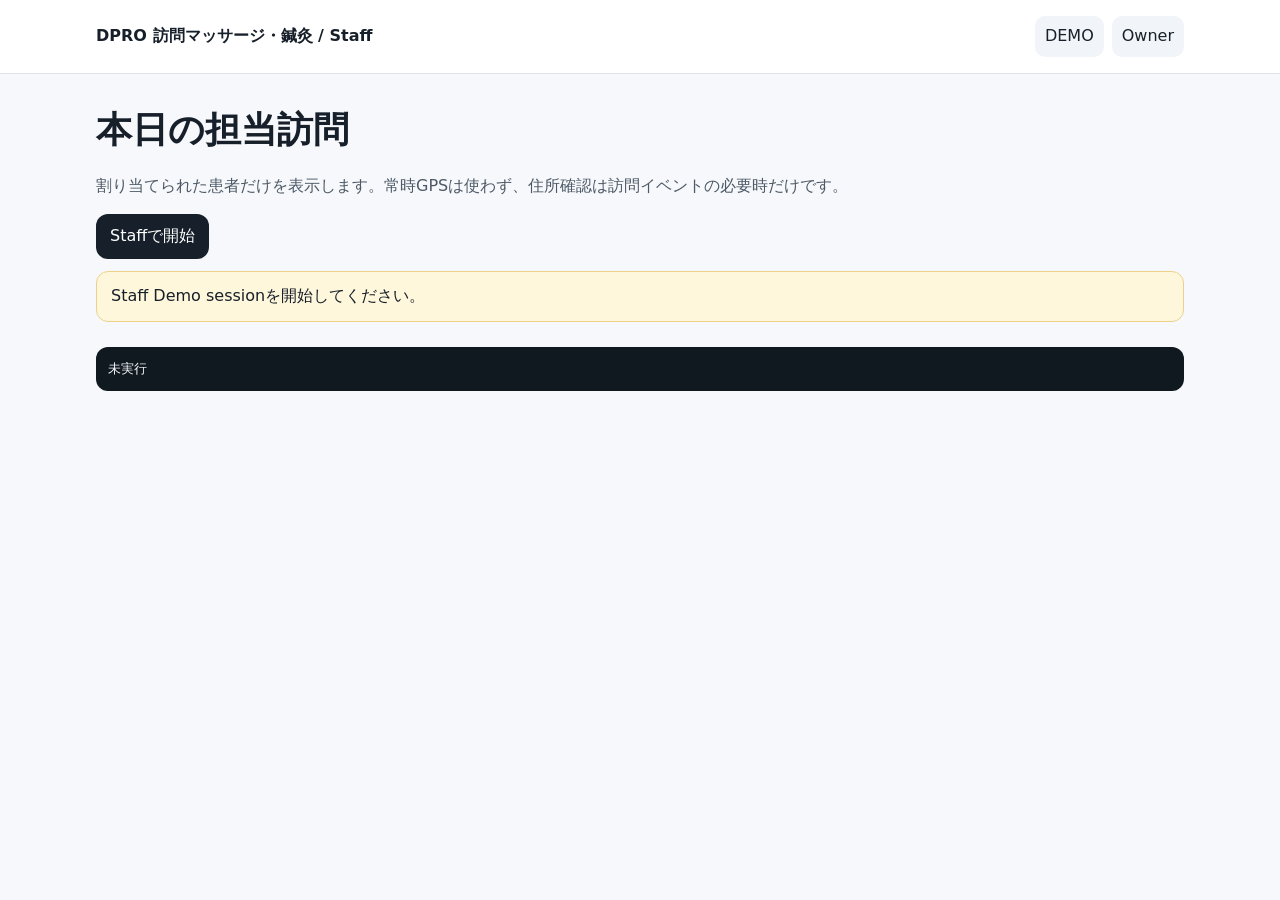
<file: staff.html>
<!doctype html><html lang="ja"><head><meta charset="utf-8"><meta name="viewport" content="width=device-width,initial-scale=1"><title>Staff | DPRO 訪問マッサージ・鍼灸</title><link rel="stylesheet" href="styles.css"></head><body><header><div class="bar"><div class="brand">DPRO 訪問マッサージ・鍼灸 / Staff</div><nav class="nav"><a href="demo.html">DEMO</a><a href="owner.html">Owner</a></nav></div></header><main><h1>本日の担当訪問</h1><p class="lead">割り当てられた患者だけを表示します。常時GPSは使わず、住所確認は訪問イベントの必要時だけです。</p><button id="login">Staffで開始</button><div id="status" class="notice">Staff Demo sessionを開始してください。</div><div id="visits" class="grid"></div><section id="record" class="card hidden"><h2>施術記録</h2><p id="recordPatient"></p><label for="summary">施術要約（Demo合成情報のみ）</label><textarea id="summary" rows="5">Demo施術記録：状態を確認し、無理のない範囲で施術を実施。</textarea><div class="actions"><button id="saveRecord">記録を完了</button></div></section><pre id="detail">未実行</pre></main><script src="config.js"></script><script src="app.js"></script><script>
const $=s=>document.querySelector(s), S=$('#status'), V=$('#visits'), detail=$('#detail'), rec=$('#record'); let selected=null;
async function start(){try{await DPRO.demoLogin('staff');DPRO.msg(S,'Staff sessionを開始しました。assigned visitだけを取得します。','success');await load()}catch(e){DPRO.msg(S,e.message,'error')}}
async function load(){const j=await DPRO.api('/today');V.innerHTML=j.visits.map(v=>`<article class="card visit"><div class="time">${DPRO.esc(v.start_time)}</div><div><strong>${DPRO.esc(v.patient.display_name)}</strong><div>${DPRO.esc(v.address?.label||'')}</div><p>${DPRO.esc(v.patient.care_notes||'')}</p><span class="tag">${DPRO.esc(v.status)}</span><span class="tag">記録 ${DPRO.esc(v.record_status)}</span></div><div class="right actions">${v.status==='confirmed'?`<button onclick="setStatus('${v.id}','arrived')">到着</button>`:''}${v.status==='arrived'?`<button onclick="openRecord('${v.id}','${DPRO.esc(v.patient.display_name)}')">記録</button>`:''}${v.status==='arrived'?`<button class="secondary" onclick="setStatus('${v.id}','completed')">完了</button>`:''}</div></article>`).join('')||'<p>担当訪問はありません。</p>'; window._visits=j.visits}
async function setStatus(id,status){try{const j=await DPRO.api(`/visits/${id}/status`,{method:'POST',body:JSON.stringify({status})});detail.textContent=JSON.stringify(j,null,2);await load()}catch(e){DPRO.msg(S,e.message,'error');detail.textContent=JSON.stringify(e.payload||{},null,2)}}
function openRecord(id,name){selected=id;$('#recordPatient').textContent=name;rec.classList.remove('hidden');$('#summary').focus()}
$('#saveRecord').onclick=async()=>{try{if(!selected)throw new Error('訪問を選択してください。');const j=await DPRO.api(`/visits/${selected}/treatment-record`,{method:'POST',body:JSON.stringify({summary:$('#summary').value})});detail.textContent=JSON.stringify(j,null,2);DPRO.msg(S,'施術記録を完了しました。原記録を保持するversioned運用です。','success');rec.classList.add('hidden');await load()}catch(e){DPRO.msg(S,e.message,'error');detail.textContent=JSON.stringify(e.payload||{},null,2)}};
$('#login').onclick=start; if(DPRO.state.role==='staff'&&DPRO.state.token)load().catch(()=>{});
</script></body></html>
</file>
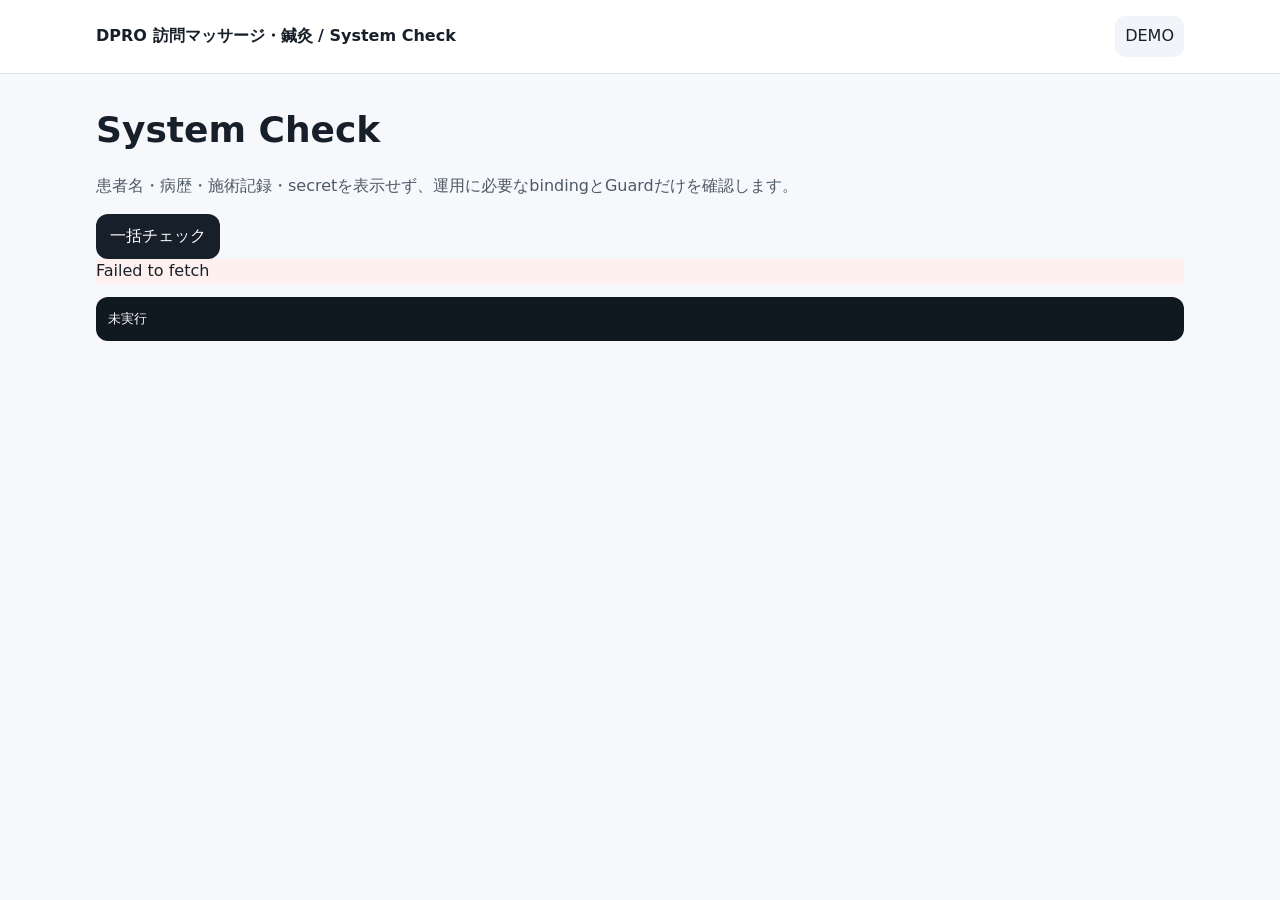
<file: system-check.html>
<!doctype html><html lang="ja"><head><meta charset="utf-8"><meta name="viewport" content="width=device-width,initial-scale=1"><title>System Check | DPRO 訪問マッサージ・鍼灸</title><link rel="stylesheet" href="styles.css"></head><body><header><div class="bar"><div class="brand">DPRO 訪問マッサージ・鍼灸 / System Check</div><nav class="nav"><a href="demo.html">DEMO</a></nav></div></header><main><h1>System Check</h1><p class="lead">患者名・病歴・施術記録・secretを表示せず、運用に必要なbindingとGuardだけを確認します。</p><button id="run">一括チェック</button><div id="result" class="notice">未実行</div><div id="checks" class="grid"></div><pre id="raw">未実行</pre></main><script src="config.js"></script><script src="app.js"></script><script>
const $=s=>document.querySelector(s);async function run(){try{const j=await DPRO.api('/system-check');DPRO.msg($('#result'),j.ok?'BLOCKING CHECK PASS':'BLOCKING CHECK FAIL',j.ok?'success':'error');$('#checks').innerHTML=j.checks.map(c=>`<div class="card ${c.pass?'ok':'danger'}"><strong>${DPRO.esc(c.id)}</strong><div>${c.pass?'PASS':'FAIL'} ${c.blocking?' / BLOCKING':''}</div><div class="muted">${DPRO.esc(c.detail)}</div></div>`).join('');$('#raw').textContent=JSON.stringify(j,null,2)}catch(e){DPRO.msg($('#result'),e.message,'error')}}$('#run').onclick=run;run();
</script></body></html>
</file>
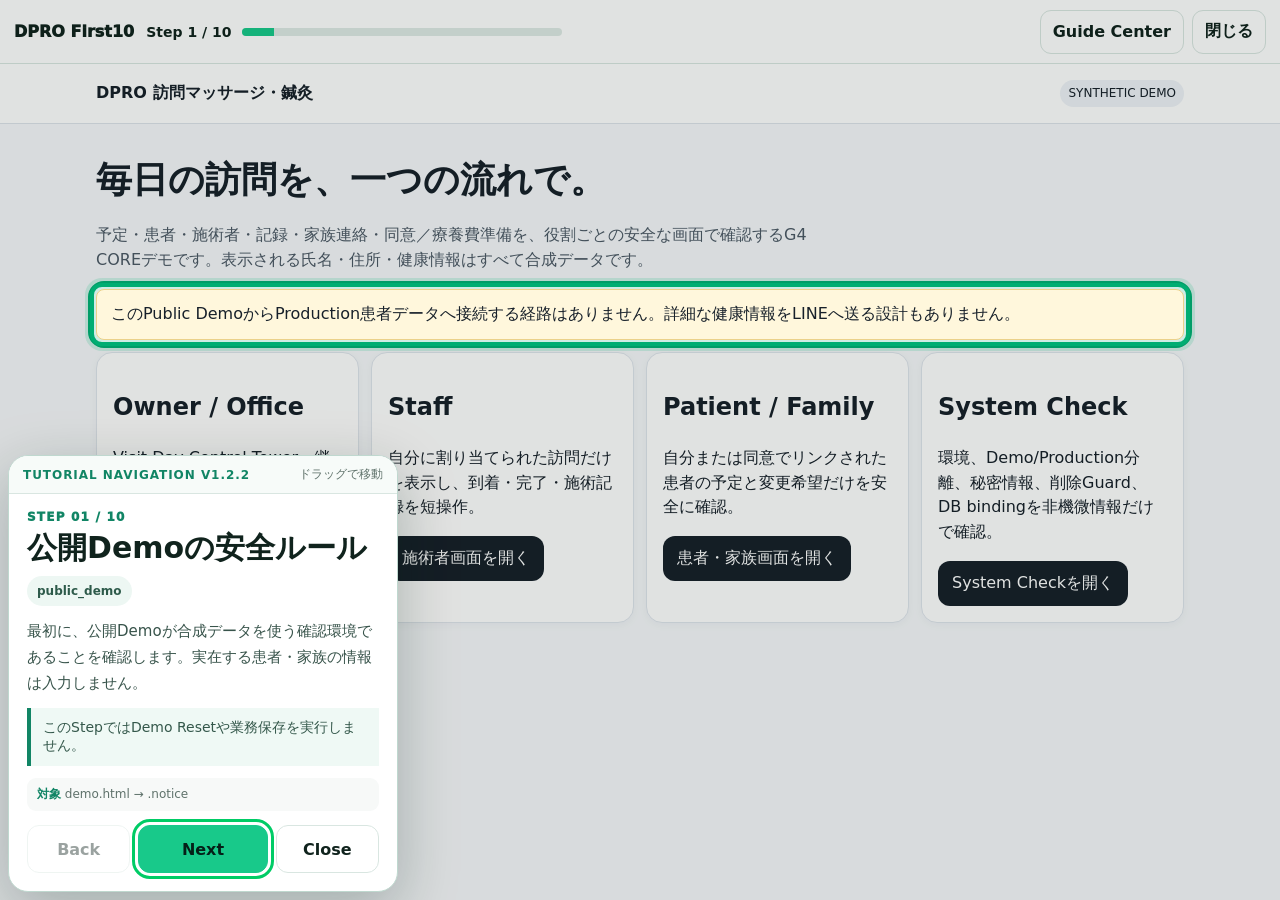
<file: tutorial.html>
<!doctype html>
<html lang="ja">
<head>
  <meta charset="utf-8">
  <meta name="viewport" content="width=device-width,initial-scale=1,viewport-fit=cover">
  <title>First10 | DPRO 訪問マッサージ・鍼灸</title>
  <style>
    :root{
      --t-deep:#0a211a;--t-green:#118565;--t-mint:#18c98a;--t-soft:#f3f8f6;
      --t-line:#d9e6e1;--t-muted:#5f726b;--t-danger:#9d2f2f;--t-warn:#fff6e5;
      --t-header:64px;--t-card-w:min(390px,calc(100vw - 24px))
    }
    *{box-sizing:border-box}
    html,body{height:100%;margin:0}
    body{font-family:"Yu Gothic","Hiragino Kaku Gothic ProN","Noto Sans JP",Meiryo,system-ui,sans-serif;background:#eef4f1;color:#10231d;overflow:hidden}
    button,a{font:inherit}
    .t-header{height:var(--t-header);display:flex;align-items:center;gap:12px;padding:8px 14px;background:#fff;border-bottom:1px solid var(--t-line);position:relative;z-index:30}
    .t-brand{font-weight:950;white-space:nowrap}
    .t-meta{min-width:0;display:flex;align-items:center;gap:10px;flex:1}
    .t-progress-text{font-size:14px;font-weight:900;white-space:nowrap}
    .t-progress{height:8px;min-width:100px;max-width:320px;flex:1;background:#dfeae5;border-radius:999px;overflow:hidden}
    .t-progress>span{display:block;height:100%;width:10%;background:var(--t-mint);transition:width .2s ease}
    .t-header-actions{display:flex;gap:8px}
    .t-header a,.t-header button,.t-dock button,.t-dock a{min-height:44px;display:inline-flex;align-items:center;justify-content:center;border-radius:11px;border:1px solid var(--t-line);background:#fff;color:#10231d;padding:0 12px;text-decoration:none;font-weight:900;cursor:pointer}
    .t-header button:focus-visible,.t-header a:focus-visible,.t-btn:focus-visible,.t-recovery a:focus-visible,.t-dock button:focus-visible,.t-dock a:focus-visible{outline:3px solid #0c6;outline-offset:3px}
    .t-stage{position:relative;height:calc(100% - var(--t-header));background:#dce7e2}
    #targetFrame{position:absolute;inset:0;width:100%;height:100%;border:0;background:#fff}
    #targetMarker{position:fixed;z-index:40;display:none;pointer-events:none;border:4px solid #00ad72;border-radius:12px;box-shadow:0 0 0 5px rgba(0,173,114,.16),0 0 0 9999px rgba(2,18,12,.12);transition:top .15s,left .15s,width .15s,height .15s}
    .t-panel{position:fixed;z-index:50;width:var(--t-card-w);max-height:min(56vh,470px);overflow:auto;background:#fff;border:1px solid #bfd8cf;border-radius:20px;box-shadow:0 18px 60px rgba(0,35,24,.25);padding:0;left:16px;top:calc(var(--t-header) + 16px);touch-action:none}
    .t-panel[hidden],#targetMarker[hidden],.t-dock[hidden]{display:none!important}
    .t-drag{position:sticky;top:0;z-index:2;display:flex;align-items:center;justify-content:space-between;gap:10px;padding:10px 14px;background:#f7fbf9;border-bottom:1px solid var(--t-line);cursor:grab;user-select:none;touch-action:none}
    .t-drag:active{cursor:grabbing}
    .t-drag strong{font-size:12px;letter-spacing:.08em;color:var(--t-green)}
    .t-drag span{font-size:12px;color:var(--t-muted)}
    .t-content{padding:16px 18px 18px}
    .t-kicker{font-size:12px;font-weight:950;letter-spacing:.1em;color:var(--t-green)}
    .t-panel h1{font-size:clamp(22px,4vw,30px);line-height:1.25;margin:5px 0 9px}
    .t-role{display:inline-flex;min-height:30px;align-items:center;padding:0 10px;border-radius:999px;background:#edf7f3;color:#2d5a4a;font-weight:850;font-size:12px}
    .t-body{font-size:15px;line-height:1.75;color:#38544b;margin:12px 0}
    .t-safe{padding:11px 12px;border-left:4px solid var(--t-green);background:#eff9f5;color:#34584b;margin:12px 0;font-size:14px}
    .t-target{font-size:12px;color:var(--t-muted);padding:8px 10px;background:#f7f9f8;border-radius:9px;overflow-wrap:anywhere}
    .t-target b{color:var(--t-green)}
    .t-controls{display:grid;grid-template-columns:1fr 1.25fr 1fr;gap:8px;margin-top:14px}
    .t-btn{min-height:48px;border:1px solid var(--t-line);border-radius:12px;background:#fff;color:#10231d;font-weight:900;cursor:pointer}
    .t-btn.primary{background:var(--t-mint);border-color:var(--t-mint);color:#052018}
    .t-btn:disabled{opacity:.42;cursor:not-allowed}
    .t-missing{border-color:#e2b8b8}
    .t-missing .t-drag{background:#fff7f7}
    .t-missing .t-kicker{color:var(--t-danger)}
    .t-recovery{padding:12px;border-radius:12px;background:var(--t-warn);margin:12px 0;color:#5e481e}
    .t-recovery-actions{display:grid;grid-template-columns:1fr 1fr;gap:8px;margin-top:12px}
    .t-recovery a,.t-recovery button{min-height:48px;display:flex;align-items:center;justify-content:center;border:1px solid #d8c79e;border-radius:11px;background:#fff;color:#2e281c;text-decoration:none;font-weight:900;cursor:pointer}
    .t-complete{text-align:center;padding:22px 18px}
    .t-complete h1{margin:6px 0 10px}
    .t-complete-actions{display:flex;justify-content:center;gap:8px;flex-wrap:wrap;margin-top:16px}
    .t-complete-actions a{min-height:48px;display:inline-flex;align-items:center;padding:0 16px;border-radius:12px;text-decoration:none;font-weight:900;border:1px solid var(--t-line);background:#fff;color:#10231d}
    .t-complete-actions a.primary{background:var(--t-mint);border-color:var(--t-mint)}
    .t-dock{position:fixed;z-index:55;left:50%;bottom:max(12px,env(safe-area-inset-bottom));transform:translateX(-50%);display:flex;gap:8px;padding:8px;border:1px solid var(--t-line);border-radius:14px;background:rgba(255,255,255,.96);box-shadow:0 12px 36px rgba(0,35,24,.18);backdrop-filter:blur(8px)}
    .t-loading{position:fixed;z-index:45;left:50%;top:calc(var(--t-header) + 14px);transform:translateX(-50%);padding:8px 12px;border-radius:999px;background:rgba(10,33,26,.88);color:#fff;font-size:12px;font-weight:900;pointer-events:none}
    .t-loading[hidden]{display:none}
    @media(max-width:700px){
      :root{--t-header:58px}
      .t-header{padding:7px 9px}
      .t-brand{font-size:13px}
      .t-meta{gap:6px}
      .t-progress-text{font-size:12px}
      .t-progress{min-width:54px}
      .t-header-actions a{display:none}
      .t-header-actions button{min-height:42px;padding:0 10px;font-size:12px}
      .t-panel{max-height:min(52vh,420px)}
      .t-content{padding:14px}
      .t-panel h1{font-size:22px}
      .t-body{font-size:14px}
      .t-controls{grid-template-columns:1fr 1fr}
      .t-controls #close{grid-column:1/-1}
      .t-recovery-actions{grid-template-columns:1fr}
      .t-dock{width:calc(100% - 16px);justify-content:stretch}
      .t-dock>*{flex:1}
    }
    @media(max-width:390px){
      .t-brand{max-width:112px;overflow:hidden;text-overflow:ellipsis}
      .t-progress-text{font-size:11px}
      .t-panel{max-height:50vh}
    }
    @media(prefers-reduced-motion:reduce){*{scroll-behavior:auto!important;transition:none!important}}
  </style>
</head>
<body data-tutorial-contract="1.2.2">
  <header class="t-header">
    <div class="t-brand">DPRO First10</div>
    <div class="t-meta">
      <div id="progressText" class="t-progress-text">Step 1 / 10</div>
      <div class="t-progress" aria-hidden="true"><span id="progressBar"></span></div>
    </div>
    <div class="t-header-actions">
      <a href="guide.html">Guide Center</a>
      <button id="closeTop" type="button">閉じる</button>
    </div>
  </header>

  <main class="t-stage" aria-label="First10 実画面ナビゲーション">
    <iframe id="targetFrame" title="First10 対象画面" src="about:blank"></iframe>
  </main>

  <div id="targetMarker" aria-hidden="true"></div>
  <div id="loading" class="t-loading" role="status">対象画面を確認しています…</div>

  <section id="tutorialPanel" class="t-panel" role="dialog" aria-modal="false" aria-labelledby="tutorialTitle">
    <div id="dragHandle" class="t-drag">
      <strong>TUTORIAL NAVIGATION V1.2.2</strong>
      <span>ドラッグで移動</span>
    </div>
    <div id="panelBody" class="t-content"></div>
  </section>

  <div id="closedDock" class="t-dock" hidden>
    <button id="reopen" type="button">First10を再表示</button>
    <a id="returnGuide" href="guide.html">Guide Centerへ戻る</a>
  </div>

  <script>
    (() => {
      'use strict';

      const VERSION = '1.2.2';
      const KEY = 'dpro_visit_ahaki_first10_v11';
      const WAIT_MS = 4200;
      const POLL_MS = 80;
      const HIGHLIGHT_ATTR = 'data-dpro-tutorial-highlight';
      const HIGHLIGHT_STYLE_ID = 'dpro-tutorial-highlight-style-v122';

      const STEPS = [
        {
          step_id:'visit-ahaki-first10-01-demo-safety', order:1, role_or_surface:'public_demo',
          target_page_or_route:'demo.html', target_selector:'.notice', title:'公開Demoの安全ルール',
          body:'最初に、公開Demoが合成データを使う確認環境であることを確認します。実在する患者・家族の情報は入力しません。',
          safe:'このStepではDemo Resetや業務保存を実行しません。', placement:'auto', target_required:true
        },
        {
          step_id:'visit-ahaki-first10-02-owner-entry', order:2, role_or_surface:'owner_entry',
          target_page_or_route:'owner.html', target_selector:'#loginOwner', title:'Owner / Officeの入口',
          body:'Owner / Office画面の入口を確認します。役割の開始操作は、画面を開いたあと利用者自身が行います。',
          safe:'First10からOwner / Officeへ自動ログインしません。', placement:'auto', target_required:true
        },
        {
          step_id:'visit-ahaki-first10-03-today-visits', order:3, role_or_surface:'owner_presentation',
          target_page_or_route:'owner.html', target_selector:'main > h1', title:'今日の訪問を確認',
          body:'「今日の訪問」がOwner / Officeの日次確認の入口であることを確認します。',
          safe:'First10は訪問の状態を変更しません。', placement:'auto', target_required:true
        },
        {
          step_id:'visit-ahaki-first10-04-impact-preflight', order:4, role_or_surface:'owner_presentation',
          target_page_or_route:'owner.html', target_selector:'#preflight', title:'変更前の影響を確認',
          body:'継続予定を変更する前に、担当衝突や関連項目への影響を確認する入口を見ます。',
          safe:'Impact確認ボタンをFirst10が自動で押すことはありません。', placement:'auto', target_required:true
        },
        {
          step_id:'visit-ahaki-first10-05-claim-readiness', order:5, role_or_surface:'owner_presentation',
          target_page_or_route:'owner.html', target_selector:'#claim', title:'請求準備の入口を確認',
          body:'今月の請求準備状況を確認する入口を把握します。',
          safe:'First10から請求処理やAPIを自動実行しません。', placement:'auto', target_required:true
        },
        {
          step_id:'visit-ahaki-first10-06-staff-assigned-visits', order:6, role_or_surface:'staff_entry',
          target_page_or_route:'staff.html', target_selector:'#login', title:'Staffの担当訪問を確認',
          body:'Staff画面の役割入口を確認し、自分に割り当てられた訪問を見る流れを理解します。',
          safe:'First10からStaffへ自動ログインせず、到着・記録・完了も自動実行しません。', placement:'auto', target_required:true
        },
        {
          step_id:'visit-ahaki-first10-07-patient-schedule', order:7, role_or_surface:'patient_entry',
          target_page_or_route:'customer.html', target_selector:'#patient', title:'患者本人の予定を確認',
          body:'患者本人の訪問予定へ入るための役割入口を確認します。',
          safe:'First10から患者本人へ自動ログインせず、変更希望も送信しません。', placement:'auto', target_required:true
        },
        {
          step_id:'visit-ahaki-first10-08-family-scope', order:8, role_or_surface:'family_entry',
          target_page_or_route:'customer.html', target_selector:'#family', title:'家族代理の表示範囲を確認',
          body:'家族代理の入口を確認し、患者本人とは別の同意範囲で表示する考え方を確認します。',
          safe:'First10から家族代理へ自動ログインせず、変更希望も送信しません。', placement:'auto', target_required:true
        },
        {
          step_id:'visit-ahaki-first10-09-safe-family-contact', order:9, role_or_surface:'guide_safety',
          target_page_or_route:'guide.html', target_selector:'[data-group="owner"] .guide-list li:nth-child(4)', title:'安全な家族連絡を確認',
          body:'Guide Centerの安定した安全説明を使い、健康情報を含めない家族連絡の考え方を確認します。',
          safe:'First10からLINEやその他の連絡送信を自動実行しません。', placement:'above', target_required:true
        },
        {
          step_id:'visit-ahaki-first10-10-system-check', order:10, role_or_surface:'system_check',
          target_page_or_route:'system-check.html', target_selector:'#run', title:'System Checkを確認',
          body:'運用前の安全設定と環境状態を確認する一括チェックの入口を確認します。',
          safe:'First10は一括チェックを自動クリックしません。対象画面自身の既存GET確認はそのままです。', placement:'auto', target_required:true
        }
      ];

      const frame = document.querySelector('#targetFrame');
      const marker = document.querySelector('#targetMarker');
      const panel = document.querySelector('#tutorialPanel');
      const panelBody = document.querySelector('#panelBody');
      const dragHandle = document.querySelector('#dragHandle');
      const progressText = document.querySelector('#progressText');
      const progressBar = document.querySelector('#progressBar');
      const closeTop = document.querySelector('#closeTop');
      const loading = document.querySelector('#loading');
      const closedDock = document.querySelector('#closedDock');
      const reopen = document.querySelector('#reopen');

      let state;
      let activeTarget = null;
      let activeStep = null;
      let pendingIndex = null;
      let missingIndex = null;
      let closed = false;
      let manuallyDragged = false;
      let overlapRatio = 0;
      let activationSerial = 0;

      function fresh(){
        return {
          current:0,
          step_id:STEPS[0].step_id,
          completed:false,
          updatedAt:new Date().toISOString()
        };
      }

      function normalizeState(value){
        if(!value || typeof value !== 'object') return null;
        let index = Number.isInteger(value.current) ? value.current : -1;
        if(value.step_id){
          const byId = STEPS.findIndex(step => step.step_id === value.step_id);
          if(byId >= 0) index = byId;
        }
        if(index < 0 || index >= STEPS.length) return null;
        return {
          current:index,
          step_id:STEPS[index].step_id,
          completed:Boolean(value.completed),
          updatedAt:value.updatedAt || new Date().toISOString()
        };
      }

      function read(){
        try{return normalizeState(JSON.parse(localStorage.getItem(KEY) || 'null'))}catch{return null}
      }

      function save(){
        state.updatedAt = new Date().toISOString();
        localStorage.setItem(KEY, JSON.stringify(state));
      }

      function routeName(){
        try{
          const url = new URL(frame.contentWindow.location.href);
          return url.pathname.split('/').filter(Boolean).pop() || '';
        }catch{
          try{
            const url = new URL(frame.src, location.href);
            return url.pathname.split('/').filter(Boolean).pop() || '';
          }catch{return ''}
        }
      }

      function setProgress(index, completed=false){
        if(completed){
          progressText.textContent = '10 / 10 完了';
          progressBar.style.width = '100%';
          return;
        }
        progressText.textContent = `Step ${index + 1} / ${STEPS.length}`;
        progressBar.style.width = `${((index + 1) / STEPS.length) * 100}%`;
      }

      function clearHighlight(){
        if(activeTarget){
          try{activeTarget.removeAttribute(HIGHLIGHT_ATTR)}catch{}
        }
        activeTarget = null;
        marker.hidden = true;
        marker.style.display = 'none';
      }

      function ensureHighlightStyle(doc){
        if(doc.getElementById(HIGHLIGHT_STYLE_ID)) return;
        const style = doc.createElement('style');
        style.id = HIGHLIGHT_STYLE_ID;
        style.textContent = `
          [${HIGHLIGHT_ATTR}="true"]{
            outline:4px solid #00ad72!important;
            outline-offset:4px!important;
            border-radius:8px!important;
            box-shadow:0 0 0 7px rgba(0,173,114,.16)!important;
            position:relative!important;
            z-index:2147483000!important;
          }`;
        doc.head.appendChild(style);
      }

      function targetVisible(target){
        try{
          const win = frame.contentWindow;
          const style = win.getComputedStyle(target);
          const rect = target.getBoundingClientRect();
          return style.display !== 'none' &&
            style.visibility !== 'hidden' &&
            Number(style.opacity || 1) !== 0 &&
            rect.width > 0 && rect.height > 0 &&
            rect.bottom > 0 && rect.right > 0 &&
            rect.top < win.innerHeight && rect.left < win.innerWidth;
        }catch{return false}
      }

      function waitForTarget(selector, serial){
        const started = performance.now();
        return new Promise(resolve => {
          const tick = () => {
            if(serial !== activationSerial) return resolve(null);
            let target = null;
            try{target = frame.contentDocument && frame.contentDocument.querySelector(selector)}catch{}
            if(target) return resolve(target);
            if(performance.now() - started >= WAIT_MS) return resolve(null);
            setTimeout(tick, POLL_MS);
          };
          tick();
        });
      }

      function waitFrameLoad(route, forceReload, serial){
        const current = routeName();
        if(!forceReload && current === route){
          try{
            if(frame.contentDocument && frame.contentDocument.readyState === 'complete') return Promise.resolve(true);
          }catch{}
        }
        return new Promise(resolve => {
          const timer = setTimeout(() => {
            frame.removeEventListener('load', onload);
            resolve(false);
          }, WAIT_MS + 1800);
          const onload = () => {
            clearTimeout(timer);
            if(serial !== activationSerial) return resolve(false);
            resolve(true);
          };
          if(forceReload && current === route){
            frame.removeEventListener('load', onload);
            const blankDone = () => {
              if(serial !== activationSerial) return;
              frame.addEventListener('load', onload, {once:true});
              frame.src = route;
            };
            frame.addEventListener('load', blankDone, {once:true});
            frame.src = 'about:blank';
          }else{
            frame.addEventListener('load', onload, {once:true});
            frame.src = route;
          }
        });
      }

      function parentRectForTarget(target){
        const fr = frame.getBoundingClientRect();
        const tr = target.getBoundingClientRect();
        return {
          left:fr.left + tr.left,
          top:fr.top + tr.top,
          right:fr.left + tr.right,
          bottom:fr.top + tr.bottom,
          width:tr.width,
          height:tr.height
        };
      }

      function intersectionRatio(a,b){
        const left = Math.max(a.left,b.left);
        const top = Math.max(a.top,b.top);
        const right = Math.min(a.right,b.right);
        const bottom = Math.min(a.bottom,b.bottom);
        const area = Math.max(0,right-left) * Math.max(0,bottom-top);
        const targetArea = Math.max(1,a.width*a.height);
        return area/targetArea;
      }

      function clamp(v,min,max){return Math.min(Math.max(v,min),Math.max(min,max))}

      function scrollBlockForStep(step){
        if(step?.placement === 'above') return 'end';
        if(step?.placement === 'below') return 'start';
        return 'center';
      }

      function placePanel(target){
        if(closed || panel.hidden || manuallyDragged || !target) return;
        const t = parentRectForTarget(target);
        const pw = Math.min(panel.offsetWidth || 390, window.innerWidth - 16);
        const ph = Math.min(panel.offsetHeight || 320, window.innerHeight - 16);
        const gap = 14;
        const minTop = parseFloat(getComputedStyle(document.documentElement).getPropertyValue('--t-header')) + 8;
        const maxTop = window.innerHeight - ph - 8;
        const maxLeft = window.innerWidth - pw - 8;
        const rightCandidate = {left:t.right+gap, top:t.top+(t.height-ph)/2};
        const leftCandidate = {left:t.left-pw-gap, top:t.top+(t.height-ph)/2};
        const belowCandidate = {left:t.left+(t.width-pw)/2, top:t.bottom+gap};
        const aboveCandidate = {left:t.left+(t.width-pw)/2, top:t.top-ph-gap};
        let rawCandidates = [rightCandidate,leftCandidate,belowCandidate,aboveCandidate];
        if(activeStep?.placement === 'above') rawCandidates = [aboveCandidate,rightCandidate,leftCandidate,belowCandidate];
        if(activeStep?.placement === 'below') rawCandidates = [belowCandidate,rightCandidate,leftCandidate,aboveCandidate];
        rawCandidates.push(
          {left:8, top:window.innerHeight-ph-8},
          {left:window.innerWidth-pw-8, top:minTop}
        );
        const candidates = rawCandidates.map(c => ({
          left:clamp(c.left,8,maxLeft),
          top:clamp(c.top,minTop,maxTop)
        }));
        let best = null;
        for(const c of candidates){
          const r = {left:c.left,top:c.top,right:c.left+pw,bottom:c.top+ph,width:pw,height:ph};
          const ratio = intersectionRatio(t,r);
          const movement = Math.abs(c.left-t.left)+Math.abs(c.top-t.top);
          if(!best || ratio < best.ratio || (ratio === best.ratio && movement < best.movement)){
            best = {...c,ratio,movement};
          }
        }
        panel.style.left = `${best.left}px`;
        panel.style.top = `${best.top}px`;
        overlapRatio = best.ratio;
        updateMarker(target);
      }

      function updateMarker(target){
        if(!target || closed) return;
        const r = parentRectForTarget(target);
        const pad = 6;
        marker.hidden = false;
        marker.style.display = 'block';
        marker.style.left = `${Math.max(0,r.left-pad)}px`;
        marker.style.top = `${Math.max(0,r.top-pad)}px`;
        marker.style.width = `${Math.min(window.innerWidth, r.width+pad*2)}px`;
        marker.style.height = `${Math.min(window.innerHeight, r.height+pad*2)}px`;
      }

      function renderStep(step,index){
        panel.classList.remove('t-missing');
        panelBody.innerHTML = `
          <div class="t-kicker">STEP ${String(index+1).padStart(2,'0')} / 10</div>
          <h1 id="tutorialTitle">${step.title}</h1>
          <span class="t-role">${step.role_or_surface}</span>
          <p class="t-body">${step.body}</p>
          <div class="t-safe">${step.safe}</div>
          <div class="t-target"><b>対象</b> ${step.target_page_or_route} → ${escapeHtml(step.target_selector)}</div>
          <div class="t-controls" aria-label="First10操作">
            <button id="back" class="t-btn" type="button" ${index===0?'disabled':''}>Back</button>
            <button id="next" class="t-btn primary" type="button">${index===STEPS.length-1?'完了':'Next'}</button>
            <button id="close" class="t-btn" type="button">Close</button>
          </div>`;
        panel.querySelector('#back').onclick = () => activate(index-1);
        panel.querySelector('#next').onclick = () => {
          if(index === STEPS.length-1) complete();
          else activate(index+1);
        };
        panel.querySelector('#close').onclick = closeTutorial;
        requestAnimationFrame(() => panel.querySelector('#next')?.focus({preventScroll:true}));
      }

      function renderMissing(step,index){
        panel.classList.add('t-missing');
        panelBody.innerHTML = `
          <div class="t-kicker">TARGET_MISSING / STEP ${String(index+1).padStart(2,'0')}</div>
          <h1 id="tutorialTitle">画面が見つかりません</h1>
          <p class="t-body">「${step.title}」の対象を時間内に確認できませんでした。自動で次へ進まず、このStepで停止しています。</p>
          <div class="t-recovery">
            <div><b>対象:</b> ${step.target_page_or_route} → ${escapeHtml(step.target_selector)}</div>
            <div class="t-recovery-actions">
              <button id="retry" type="button">Retry</button>
              <a href="guide.html">Guide Centerへ戻る</a>
            </div>
          </div>`;
        panel.querySelector('#retry').onclick = () => activate(index,{forceReload:true});
        requestAnimationFrame(() => panel.querySelector('#retry')?.focus({preventScroll:true}));
      }

      function renderComplete(){
        clearHighlight();
        setProgress(STEPS.length-1,true);
        panel.classList.remove('t-missing');
        panelBody.innerHTML = `
          <div class="t-complete">
            <div class="t-kicker">COMPLETE</div>
            <h1 id="tutorialTitle">First10が完了しました。</h1>
            <p class="t-body">10個すべての対象画面を確認しました。First10自身はログイン・保存・送信・承認・Demo Reset・業務状態変更を自動実行していません。</p>
            <div class="t-complete-actions">
              <a class="primary" href="guide.html">Guide Centerへ戻る</a>
              <a href="tutorial.html?mode=replay">最初から再体験</a>
            </div>
          </div>`;
      }

      function escapeHtml(value){
        return String(value).replace(/[&<>"']/g, ch => ({'&':'&amp;','<':'&lt;','>':'&gt;','"':'&quot;',"'":'&#39;'}[ch]));
      }

      async function resolveTarget(step,index,serial,forceReload){
        loading.hidden = false;
        clearHighlight();
        manuallyDragged = false;
        const loaded = await waitFrameLoad(step.target_page_or_route, forceReload, serial);
        if(serial !== activationSerial) return false;
        if(!loaded){
          loading.hidden = true;
          return false;
        }
        const target = await waitForTarget(step.target_selector, serial);
        if(serial !== activationSerial) return false;
        if(!target){
          loading.hidden = true;
          return false;
        }

        try{
          ensureHighlightStyle(frame.contentDocument);
          target.scrollIntoView({block:scrollBlockForStep(step),inline:'nearest',behavior:'auto'});
          await new Promise(r => setTimeout(r,120));
          target.setAttribute(HIGHLIGHT_ATTR,'true');
          activeTarget = target;
          activeStep = step;
          updateMarker(target);
        }catch{
          loading.hidden = true;
          return false;
        }

        if(!targetVisible(target)){
          try{
            target.scrollIntoView({block:scrollBlockForStep(step),inline:'nearest',behavior:'auto'});
            await new Promise(r => setTimeout(r,100));
          }catch{}
        }

        loading.hidden = true;
        state.current = index;
        state.step_id = step.step_id;
        state.completed = false;
        save();
        setProgress(index,false);
        renderStep(step,index);
        requestAnimationFrame(() => placePanel(target));
        return true;
      }

      async function activate(index,options={}){
        if(index < 0 || index >= STEPS.length) return false;
        const serial = ++activationSerial;
        const step = STEPS[index];
        pendingIndex = index;
        missingIndex = null;
        closed = false;
        panel.hidden = false;
        closedDock.hidden = true;
        setProgress(index,false);

        const ok = await resolveTarget(step,index,serial,Boolean(options.forceReload));
        if(serial !== activationSerial) return false;
        pendingIndex = null;
        if(!ok){
          missingIndex = index;
          clearHighlight();
          renderMissing(step,index);
          loading.hidden = true;
          manuallyDragged = false;
          placePanel(null);
          return false;
        }
        missingIndex = null;
        return true;
      }

      function complete(){
        if(!activeStep || state.current !== STEPS.length-1) return;
        state.completed = true;
        save();
        renderComplete();
      }

      function closeTutorial(){
        closed = true;
        panel.hidden = true;
        clearHighlight();
        closedDock.hidden = false;
        loading.hidden = true;
        save();
        reopen.focus({preventScroll:true});
      }

      function reopenTutorial(){
        closed = false;
        closedDock.hidden = true;
        panel.hidden = false;
        if(state.completed){
          renderComplete();
        }else if(missingIndex !== null){
          renderMissing(STEPS[missingIndex],missingIndex);
        }else{
          renderStep(STEPS[state.current],state.current);
          if(activeTarget){
            try{activeTarget.setAttribute(HIGHLIGHT_ATTR,'true')}catch{}
            updateMarker(activeTarget);
            requestAnimationFrame(()=>placePanel(activeTarget));
          }else{
            activate(state.current);
          }
        }
      }

      function status(){
        const target = activeTarget;
        let targetFound = Boolean(target);
        let targetVisibleNow = false;
        let highlightVisible = false;
        let targetRect = null;
        if(target){
          try{
            targetVisibleNow = targetVisible(target);
            highlightVisible = target.getAttribute(HIGHLIGHT_ATTR) === 'true';
            targetRect = parentRectForTarget(target);
          }catch{}
        }
        return {
          version:VERSION,
          current:state?.current ?? null,
          step_id:state?.step_id ?? null,
          completed:Boolean(state?.completed),
          route:missingIndex!==null ? STEPS[missingIndex].target_page_or_route : (activeStep?.target_page_or_route || null),
          actual_route:routeName(),
          selector:missingIndex!==null ? STEPS[missingIndex].target_selector : (activeStep?.target_selector || null),
          target_found:targetFound,
          target_visible_after_scroll:targetVisibleNow,
          highlight_visible:highlightVisible && marker.style.display !== 'none',
          overlay_visible:!panel.hidden,
          overlay_target_overlap_ratio:Number(overlapRatio.toFixed(4)),
          target_rect:targetRect,
          closed,
          target_missing:missingIndex !== null,
          pending_index:pendingIndex,
          draggable:true
        };
      }

      function getTargetMap(){
        return STEPS.map(step => ({...step}));
      }

      // Expose read-only runtime evidence hooks for automated QA.
      window.DPROFirst10 = Object.freeze({
        version:VERSION,
        getTargetMap,
        status,
        retry:() => missingIndex === null ? Promise.resolve(false) : activate(missingIndex,{forceReload:true})
      });

      // Dragging is available when the automatic placement cannot avoid a target.
      (() => {
        let dragging = false, startX=0, startY=0, startLeft=0, startTop=0;
        const onMove = e => {
          if(!dragging) return;
          const p = e.touches ? e.touches[0] : e;
          const pw = panel.offsetWidth, ph = panel.offsetHeight;
          const minTop = parseFloat(getComputedStyle(document.documentElement).getPropertyValue('--t-header')) + 4;
          panel.style.left = `${clamp(startLeft + p.clientX-startX,4,window.innerWidth-pw-4)}px`;
          panel.style.top = `${clamp(startTop + p.clientY-startY,minTop,window.innerHeight-ph-4)}px`;
          manuallyDragged = true;
          if(activeTarget){
            const t = parentRectForTarget(activeTarget);
            const r = panel.getBoundingClientRect();
            overlapRatio = intersectionRatio(t,r);
          }
          e.preventDefault();
        };
        const stop = () => {
          dragging = false;
          window.removeEventListener('pointermove',onMove);
          window.removeEventListener('pointerup',stop);
          window.removeEventListener('touchmove',onMove);
          window.removeEventListener('touchend',stop);
        };
        const start = e => {
          if(e.target.closest('button,a')) return;
          const p = e.touches ? e.touches[0] : e;
          dragging = true;
          startX = p.clientX; startY = p.clientY;
          const r = panel.getBoundingClientRect();
          startLeft = r.left; startTop = r.top;
          if(e.type === 'touchstart'){
            window.addEventListener('touchmove',onMove,{passive:false});
            window.addEventListener('touchend',stop,{once:true});
          }else{
            window.addEventListener('pointermove',onMove);
            window.addEventListener('pointerup',stop,{once:true});
          }
        };
        dragHandle.addEventListener('pointerdown',start);
        dragHandle.addEventListener('touchstart',start,{passive:true});
      })();

      closeTop.onclick = closeTutorial;
      reopen.onclick = reopenTutorial;

      document.addEventListener('keydown', e => {
        if(e.key === 'Escape' && !closed){
          e.preventDefault();
          closeTutorial();
        }
      });

      window.addEventListener('resize',() => {
        if(activeTarget && !closed && !manuallyDragged) requestAnimationFrame(()=>placePanel(activeTarget));
      });

      frame.addEventListener('load',() => {
        if(activeTarget && !closed){
          setTimeout(() => {
            try{updateMarker(activeTarget);placePanel(activeTarget)}catch{}
          },100);
        }
      });

      const mode = new URLSearchParams(location.search).get('mode');
      if(mode === 'start' || mode === 'replay'){
        state = fresh();
        save();
      }else{
        state = read() || fresh();
        save();
      }

      if(state.completed && mode !== 'replay' && mode !== 'start'){
        renderComplete();
        loading.hidden = true;
      }else{
        activate(state.current);
      }
    })();
  </script>
</body>
</html>
</file>
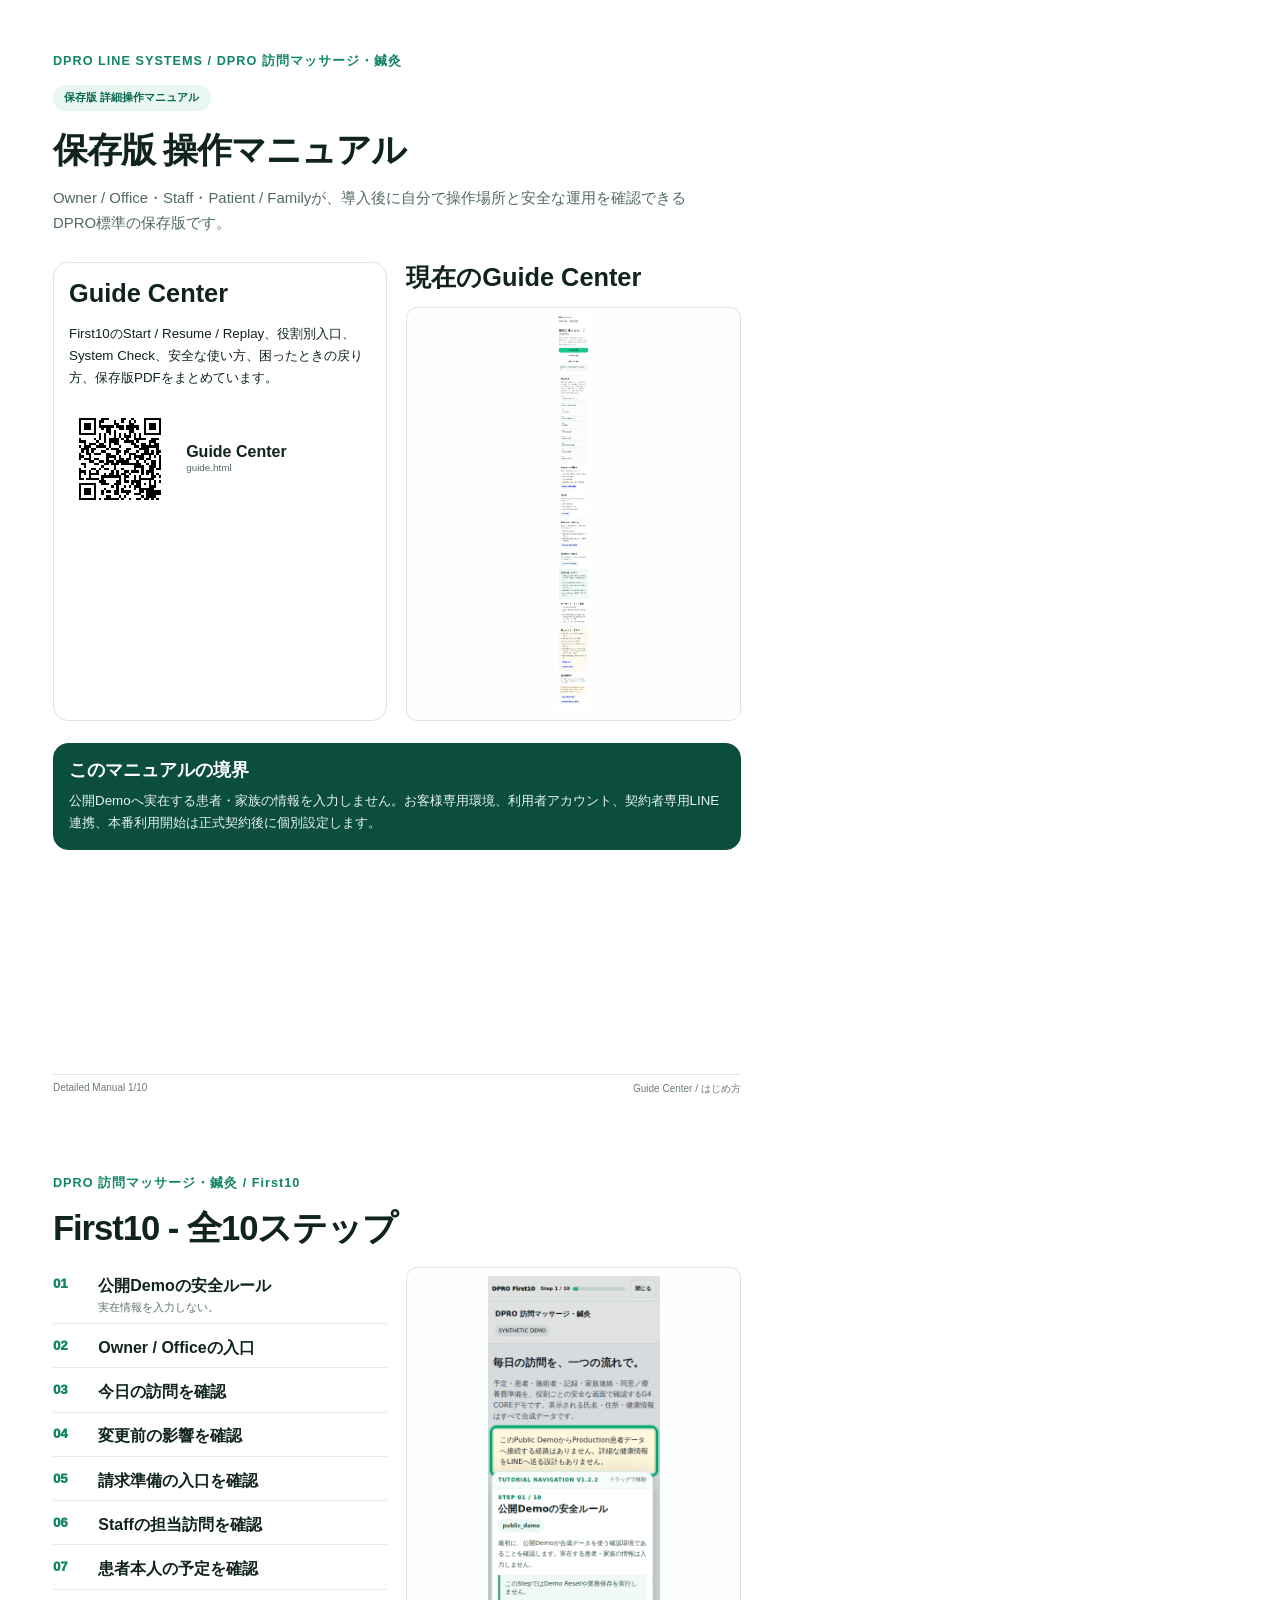
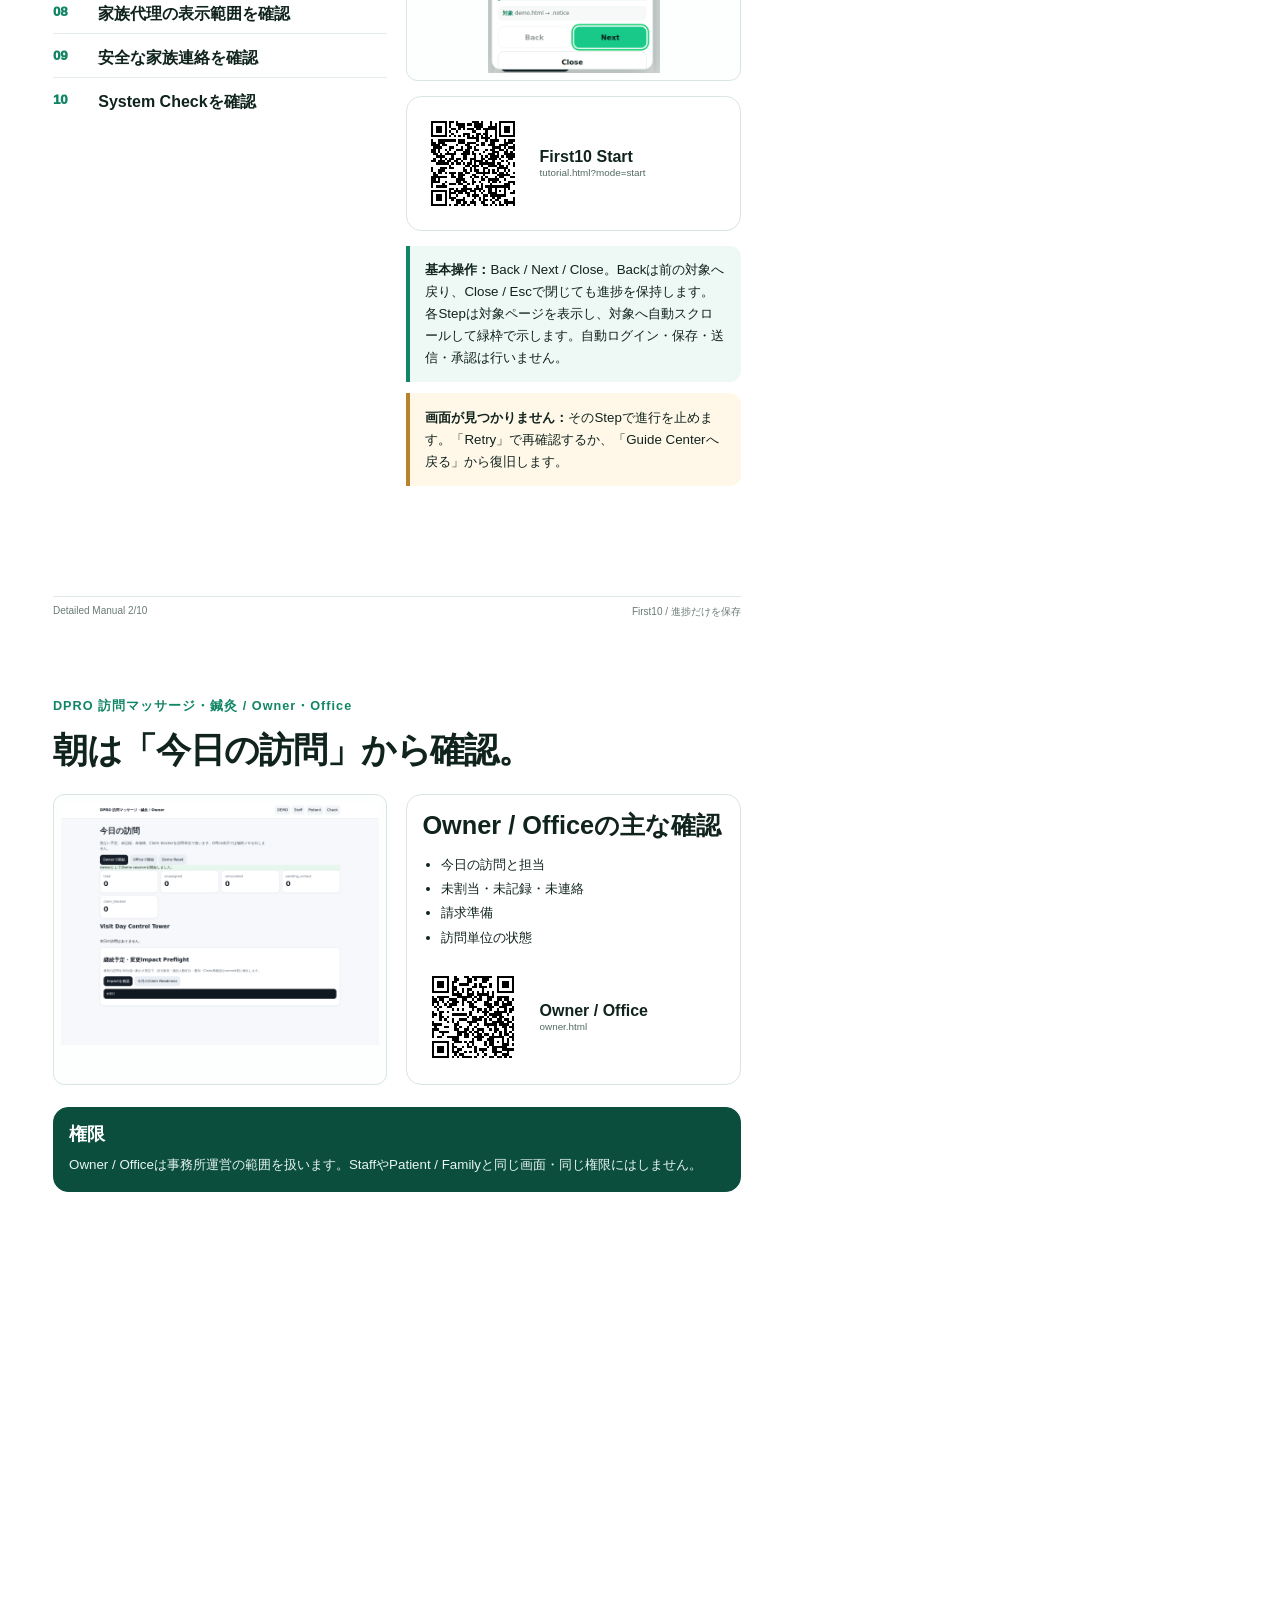
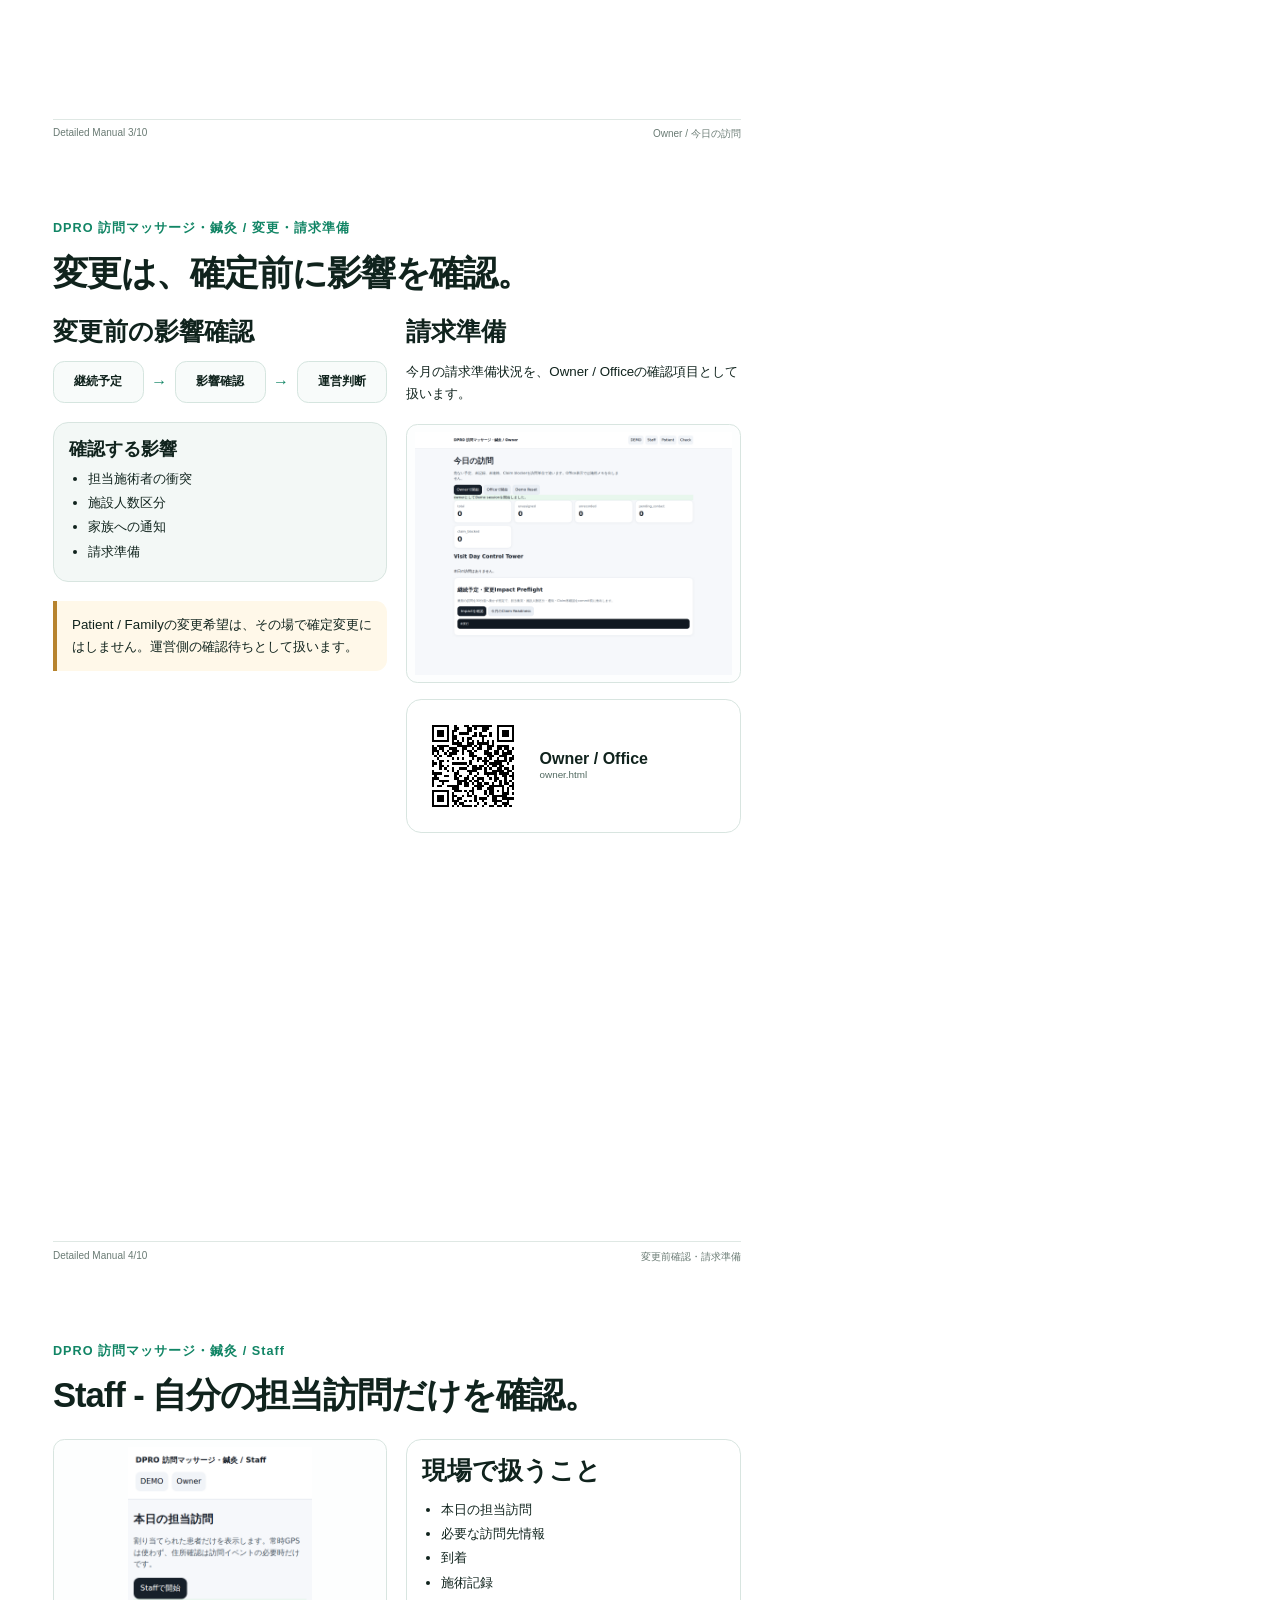
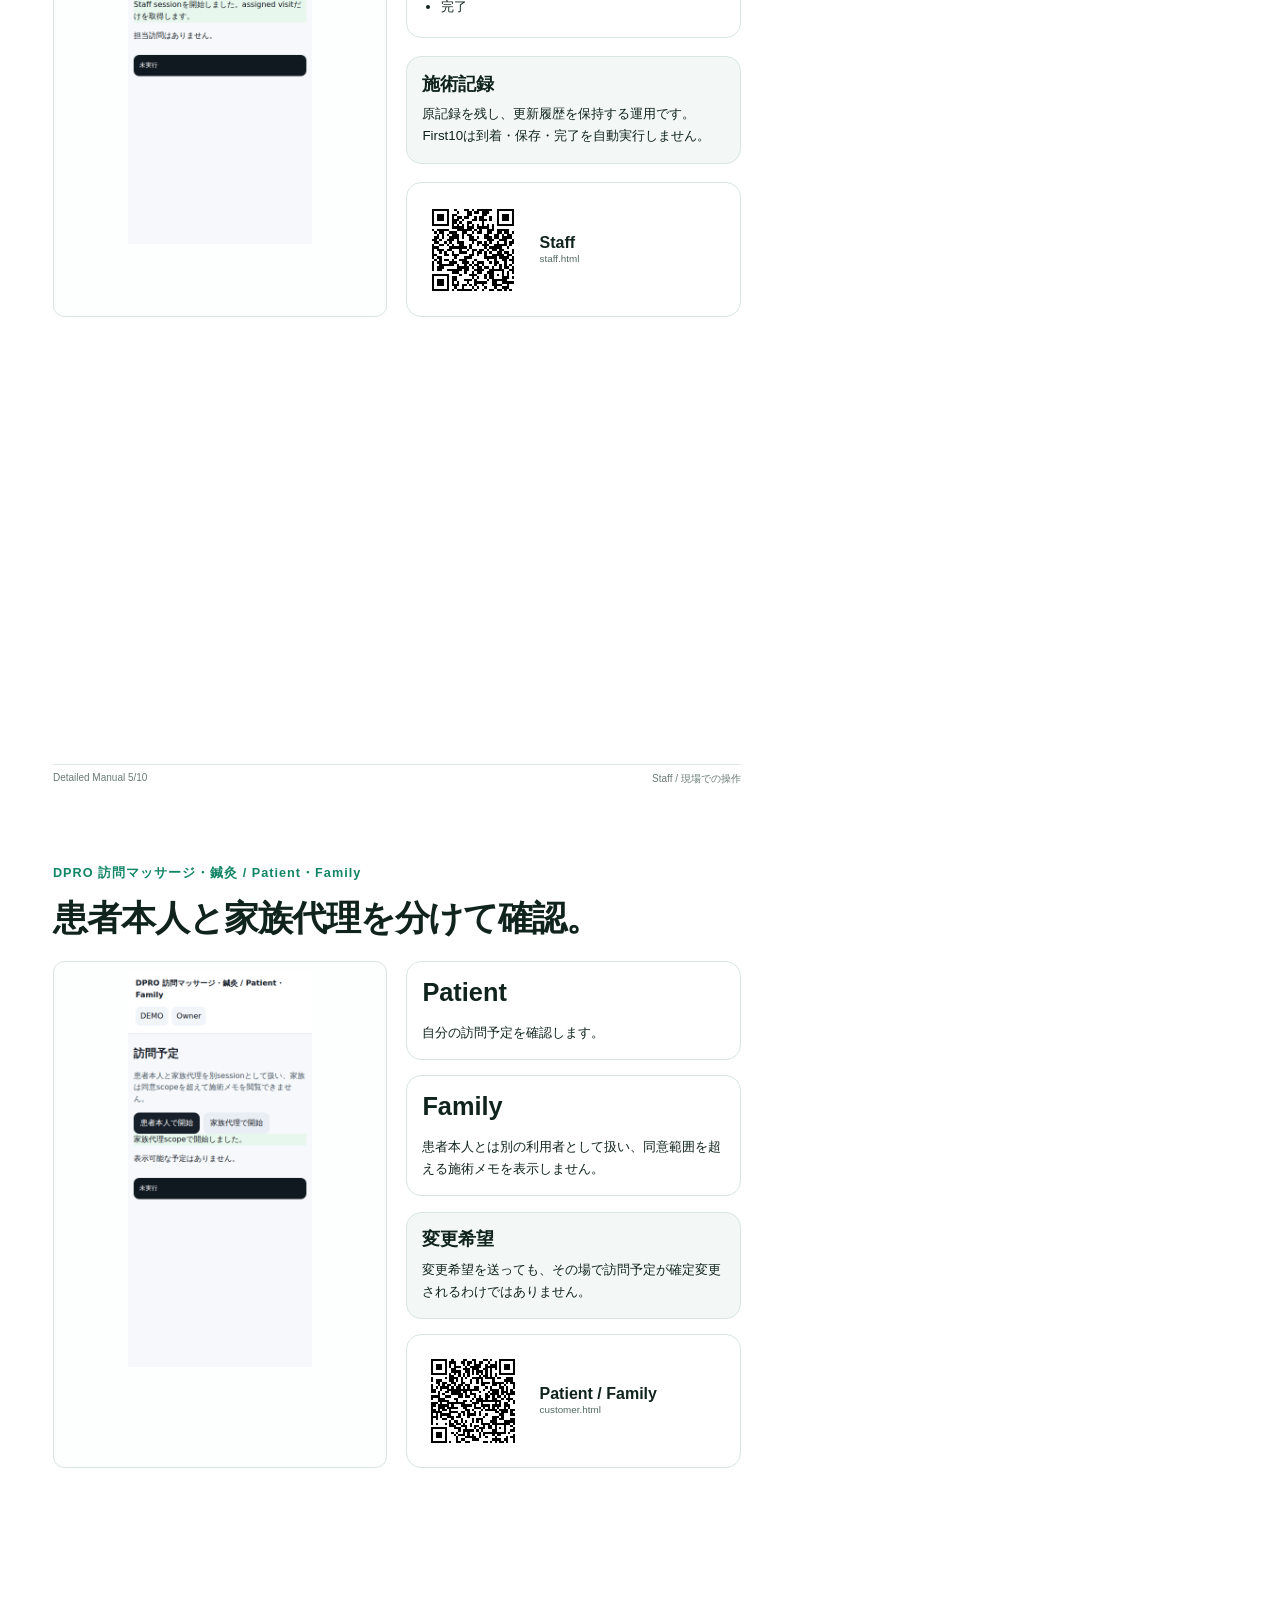
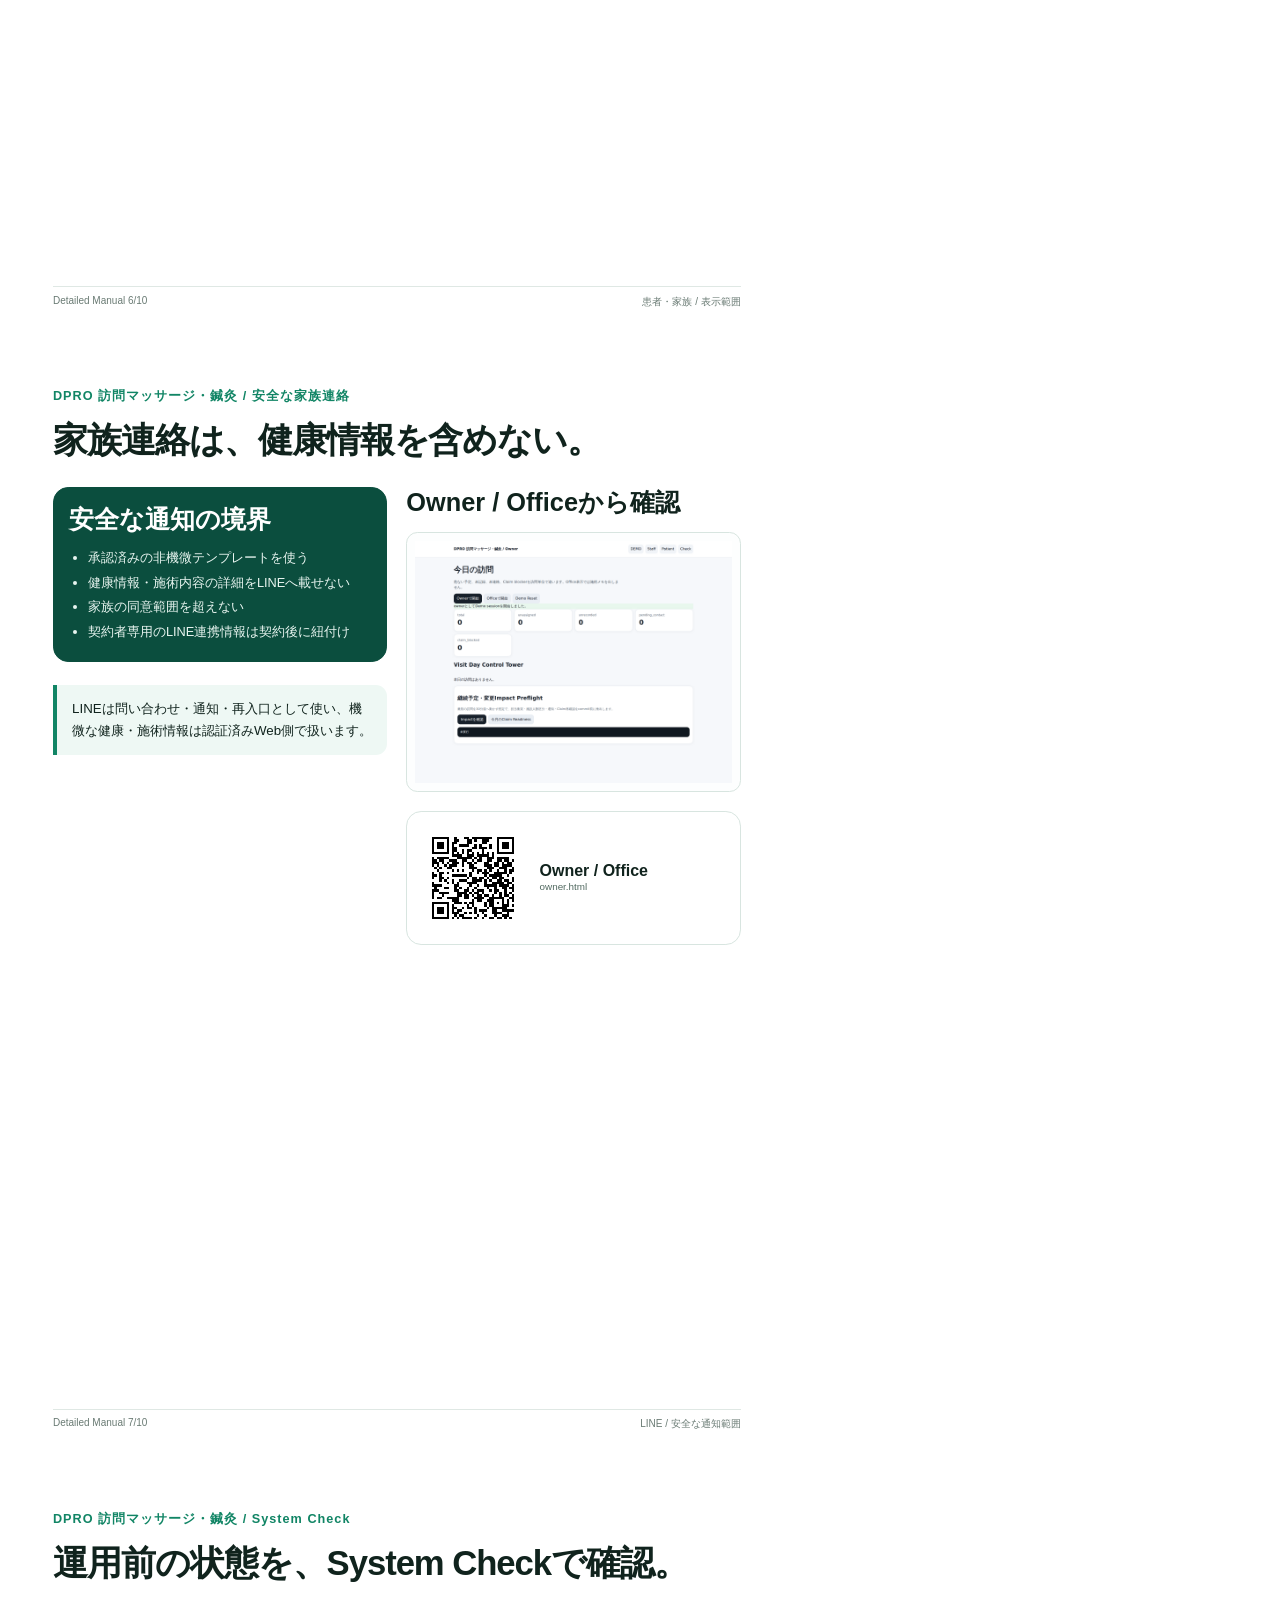
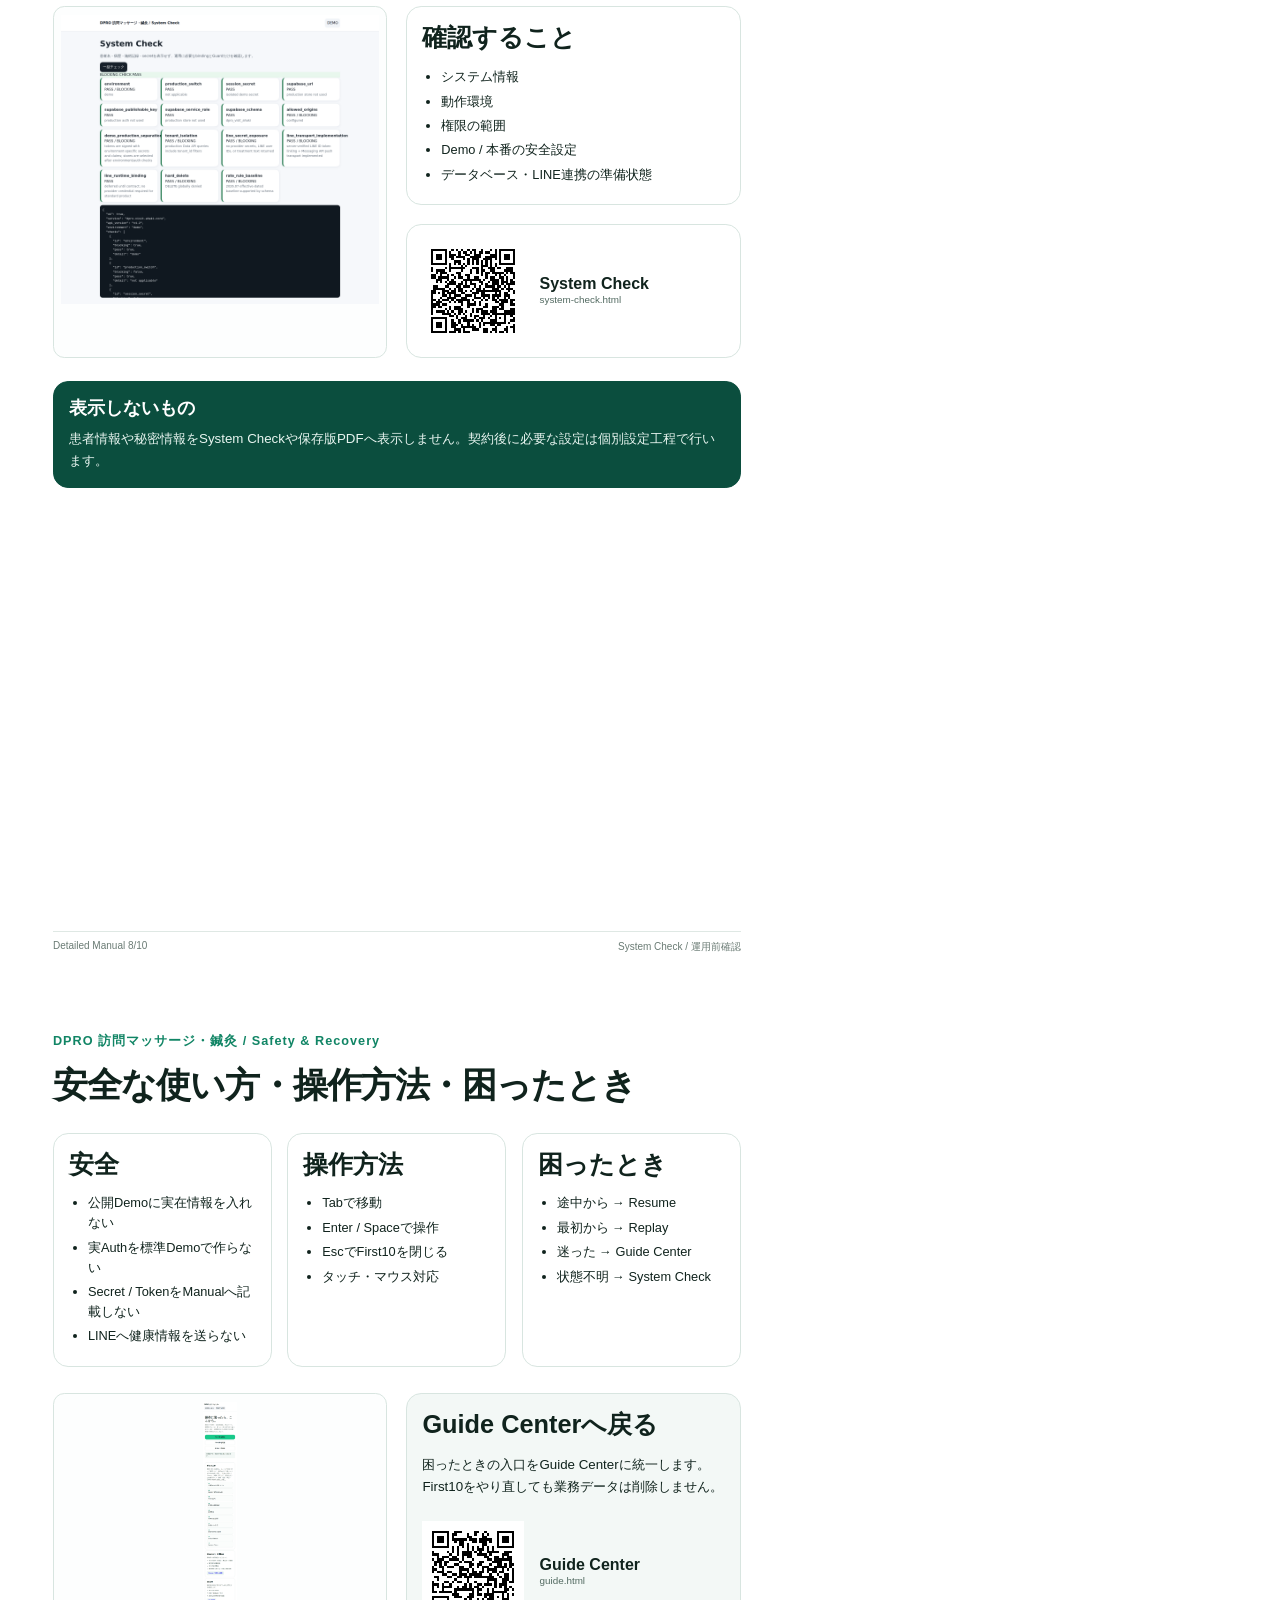
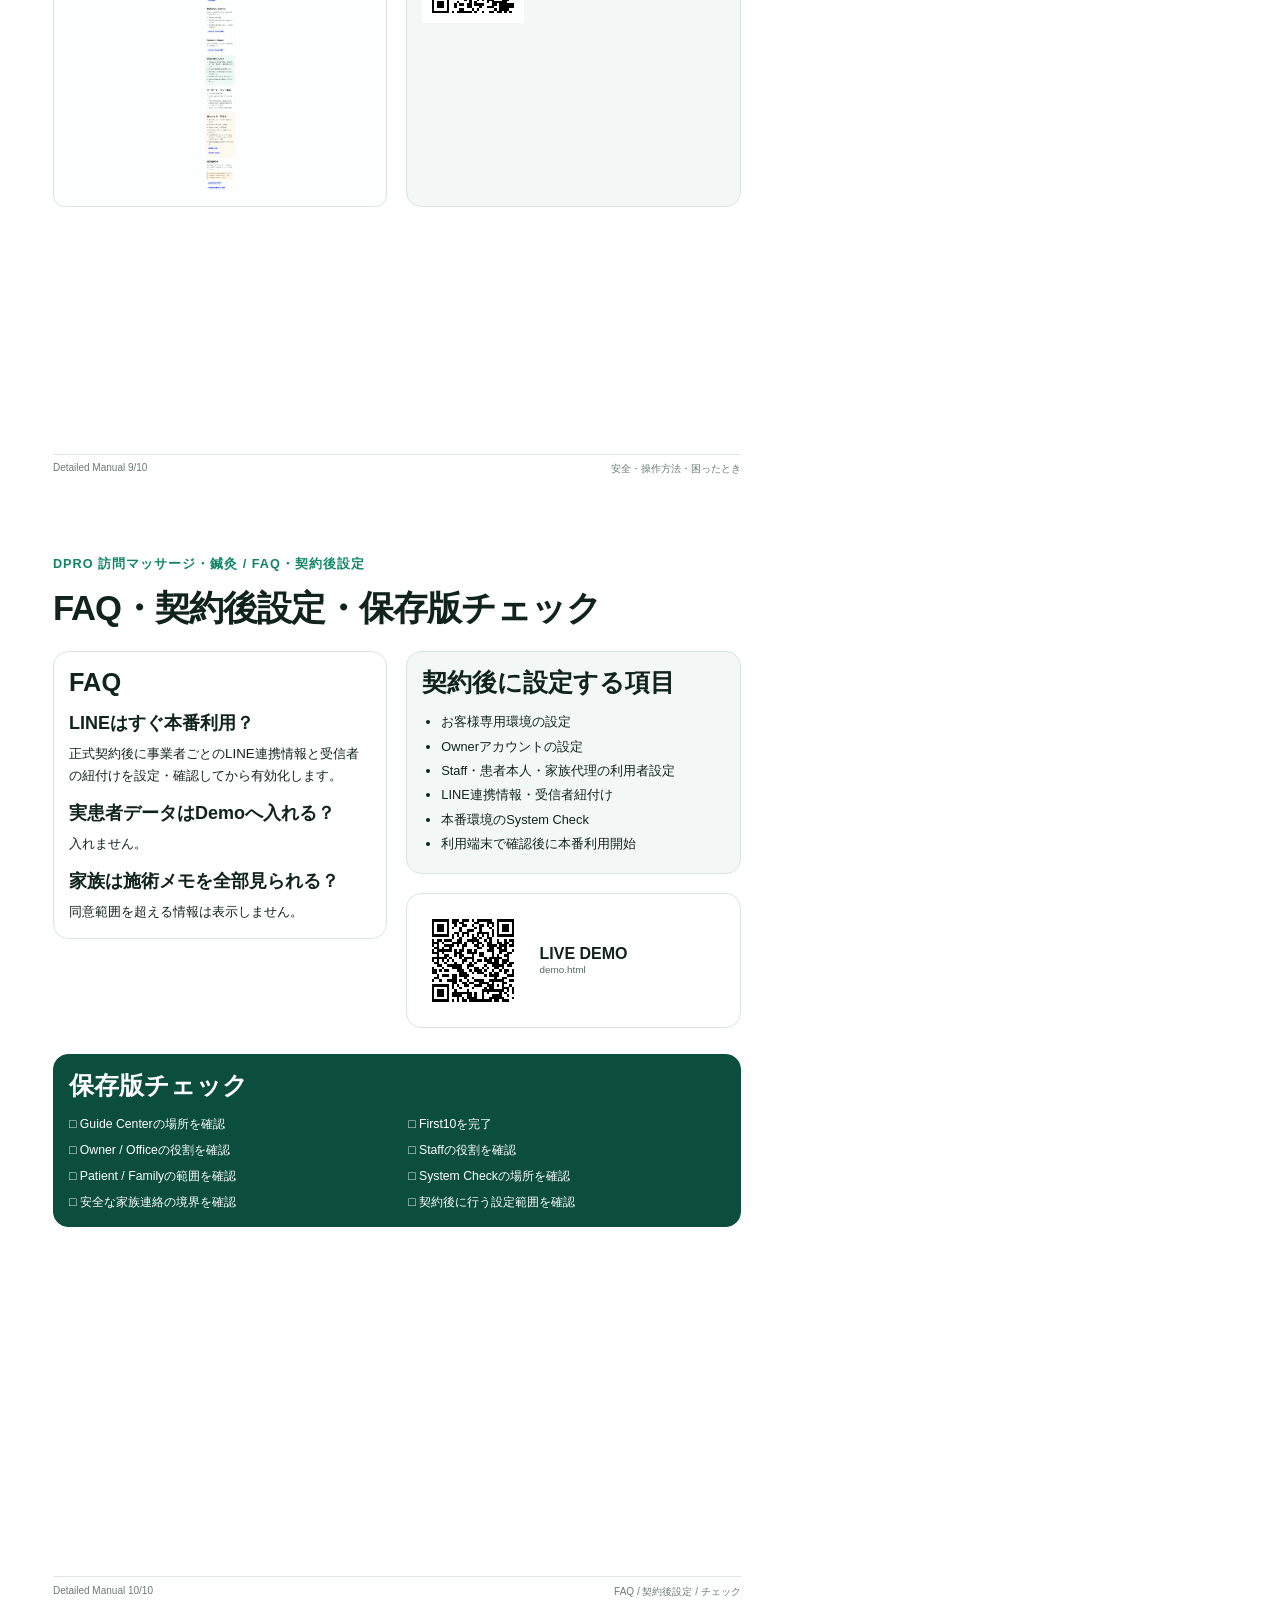
<file: manuals/detailed-manual-master-v1.1.html>
<!doctype html><html lang="ja"><head><meta charset="utf-8"><style>
@page{size:A4 portrait;margin:0}
*{box-sizing:border-box}
html,body{margin:0;padding:0;background:#fff;color:#10231d;font-family:"Noto Sans JP","IPA Gothic","Yu Gothic",sans-serif}
.page{width:210mm;height:297mm;padding:14mm 14mm 13mm;page-break-after:always;break-after:page;position:relative;overflow:hidden;background:#fff}
.page:last-child{page-break-after:auto;break-after:auto}
.eyebrow{font-size:9.5pt;font-weight:900;letter-spacing:.08em;color:#118565;margin-bottom:4mm}
.master-badge{display:inline-block;background:#e9f7f1;color:#09684f;padding:1.6mm 3mm;border-radius:99px;font-size:8pt;font-weight:900;margin-bottom:5mm}
h1{font-size:26pt;line-height:1.18;letter-spacing:-.03em;margin:0 0 4mm}
h2{font-size:19pt;line-height:1.25;margin:0 0 3.5mm}
h3{font-size:13.5pt;line-height:1.3;margin:0 0 2mm}
p{font-size:10pt;line-height:1.65;margin:0}
.lead{font-size:11.2pt;color:#526a61;max-width:172mm}
.grid2{display:grid;grid-template-columns:1fr 1fr;gap:5mm}
.grid3{display:grid;grid-template-columns:repeat(3,1fr);gap:4mm}
.card{border:1px solid #d8e5e0;border-radius:4mm;padding:4mm;background:#fff}
.soft{background:#f3f8f6}
.deep{background:#0b4e3e;color:#fff;border-color:#0b4e3e}
.deep p,.deep li{color:#e8f5f0}
.callout{border-left:4px solid #118565;background:#eef8f4;padding:3.5mm 4mm;border-radius:0 3mm 3mm 0}
.warn{border-left-color:#b7832d;background:#fff8e9}
ul,ol{margin:2mm 0 0;padding-left:5mm}
li{font-size:9.6pt;line-height:1.55;margin:1.2mm 0}
.steps{display:grid;grid-template-columns:1fr;gap:1.5mm}
.step{display:grid;grid-template-columns:9mm 1fr;gap:3mm;align-items:start;padding:2.2mm 0;border-bottom:1px solid #e5edea}
.step:last-child{border-bottom:0}
.n{font-weight:950;color:#118565;font-size:10pt}
.screen{border:1px solid #d8e5e0;border-radius:3mm;padding:2mm;background:#fdfefe}
.screen img{width:100%;max-height:92mm;object-fit:contain;display:block}
.phone img{max-height:105mm}
.qrbox{display:flex;align-items:center;gap:4mm}
.qrbox img{width:27mm;height:27mm;image-rendering:pixelated}
.qrtext{font-size:7.4pt;color:#526a61;word-break:break-all;line-height:1.35}
.role{min-height:33mm}
.role b{display:block;font-size:12pt;margin-bottom:2mm}
.footer{position:absolute;left:14mm;right:14mm;bottom:7mm;display:flex;justify-content:space-between;border-top:1px solid #dfe8e4;padding-top:2mm;color:#6a7b74;font-size:7.5pt}
.tag{font-size:8pt;color:#118565;font-weight:900;letter-spacing:.06em}
.flow{display:flex;align-items:center;justify-content:space-between;gap:2mm;margin-top:3mm}
.flow span{flex:1;border:1px solid #d5e5df;border-radius:3mm;padding:3mm;text-align:center;font-size:9pt;font-weight:800;background:#f8fbfa}
.flow i{font-style:normal;color:#118565;font-weight:900}
.check{display:grid;grid-template-columns:repeat(2,1fr);gap:2mm 6mm}
.check div{font-size:9.2pt;line-height:1.5}
.tiny{font-size:8.2pt;color:#60736b}
</style></head><body>
<section class="page">
  <div class="eyebrow">DPRO LINE SYSTEMS / DPRO 訪問マッサージ・鍼灸</div>
  <div class="master-badge">保存版 詳細操作マニュアル</div>
  <h1>保存版 操作マニュアル</h1>
  <p class="lead">Owner / Office・Staff・Patient / Familyが、導入後に自分で操作場所と安全な運用を確認できるDPRO標準の保存版です。</p>
  <div class="grid2" style="margin-top:7mm">
    <div class="card">
      <h2>Guide Center</h2>
      <p>First10のStart / Resume / Replay、役割別入口、System Check、安全な使い方、困ったときの戻り方、保存版PDFをまとめています。</p>
      <div class="qrbox" style="margin-top:5mm"><img src="assets/qr-guide.png"><div><b>Guide Center</b><div class="qrtext">guide.html</div></div></div>
    </div>
    <div>
      <h2>現在のGuide Center</h2>
      <div class="screen phone"><img src="../presentation-qa/support-sync-v1.2.2/guide-390.png"></div>
    </div>
  </div>
  <div class="card deep" style="margin-top:6mm"><h3>このマニュアルの境界</h3><p>公開Demoへ実在する患者・家族の情報を入力しません。お客様専用環境、利用者アカウント、契約者専用LINE連携、本番利用開始は正式契約後に個別設定します。</p></div>
  <div class="footer"><span>Detailed Manual 1/10</span><span>Guide Center / はじめ方</span></div>
</section>

<section class="page">
  <div class="eyebrow">DPRO 訪問マッサージ・鍼灸 / First10</div>
  <h1>First10 - 全10ステップ</h1>
  <div class="grid2" style="margin-top:5mm">
    <div>
      <div class="steps">
        <div class="step"><div class="n">01</div><div><b>公開Demoの安全ルール</b><br><span class="tiny">実在情報を入力しない。</span></div></div>
        <div class="step"><div class="n">02</div><div><b>Owner / Officeの入口</b></div></div>
        <div class="step"><div class="n">03</div><div><b>今日の訪問を確認</b></div></div>
        <div class="step"><div class="n">04</div><div><b>変更前の影響を確認</b></div></div>
        <div class="step"><div class="n">05</div><div><b>請求準備の入口を確認</b></div></div>
        <div class="step"><div class="n">06</div><div><b>Staffの担当訪問を確認</b></div></div>
        <div class="step"><div class="n">07</div><div><b>患者本人の予定を確認</b></div></div>
        <div class="step"><div class="n">08</div><div><b>家族代理の表示範囲を確認</b></div></div>
        <div class="step"><div class="n">09</div><div><b>安全な家族連絡を確認</b></div></div>
        <div class="step"><div class="n">10</div><div><b>System Checkを確認</b></div></div>
      </div>
    </div>
    <div>
      <div class="screen phone"><img src="../presentation-qa/support-sync-v1.2.2/tutorial-v122-390.png"></div>
      <div class="qrbox card" style="margin-top:4mm"><img src="assets/qr-tutorial.png"><div><b>First10 Start</b><div class="qrtext">tutorial.html?mode=start</div></div></div>
      <div class="callout" style="margin-top:4mm"><p><b>基本操作：</b>Back / Next / Close。Backは前の対象へ戻り、Close / Escで閉じても進捗を保持します。各Stepは対象ページを表示し、対象へ自動スクロールして緑枠で示します。自動ログイン・保存・送信・承認は行いません。</p></div>
      <div class="callout warn" style="margin-top:3mm"><p><b>画面が見つかりません：</b>そのStepで進行を止めます。「Retry」で再確認するか、「Guide Centerへ戻る」から復旧します。</p></div>
    </div>
  </div>
  <div class="footer"><span>Detailed Manual 2/10</span><span>First10 / 進捗だけを保存</span></div>
</section>

<section class="page">
  <div class="eyebrow">DPRO 訪問マッサージ・鍼灸 / Owner・Office</div>
  <h1>朝は「今日の訪問」から確認。</h1>
  <div class="grid2" style="margin-top:6mm">
    <div class="screen"><img src="../presentation/live-owner-desktop.png"></div>
    <div class="card">
      <h2>Owner / Officeの主な確認</h2>
      <ul>
        <li>今日の訪問と担当</li>
        <li>未割当・未記録・未連絡</li>
        <li>請求準備</li>
        <li>訪問単位の状態</li>
      </ul>
      <div class="qrbox" style="margin-top:5mm"><img src="assets/qr-owner.png"><div><b>Owner / Office</b><div class="qrtext">owner.html</div></div></div>
    </div>
  </div>
  <div class="card deep" style="margin-top:6mm"><h3>権限</h3><p>Owner / Officeは事務所運営の範囲を扱います。StaffやPatient / Familyと同じ画面・同じ権限にはしません。</p></div>
  <div class="footer"><span>Detailed Manual 3/10</span><span>Owner / 今日の訪問</span></div>
</section>

<section class="page">
  <div class="eyebrow">DPRO 訪問マッサージ・鍼灸 / 変更・請求準備</div>
  <h1>変更は、確定前に影響を確認。</h1>
  <div class="grid2" style="margin-top:6mm">
    <div>
      <h2>変更前の影響確認</h2>
      <div class="flow">
        <span>継続予定</span><i>→</i><span>影響確認</span><i>→</i><span>運営判断</span>
      </div>
      <div class="card soft" style="margin-top:5mm">
        <h3>確認する影響</h3>
        <ul>
          <li>担当施術者の衝突</li>
          <li>施設人数区分</li>
          <li>家族への通知</li>
          <li>請求準備</li>
        </ul>
      </div>
      <div class="callout warn" style="margin-top:5mm"><p>Patient / Familyの変更希望は、その場で確定変更にはしません。運営側の確認待ちとして扱います。</p></div>
    </div>
    <div>
      <h2>請求準備</h2>
      <p>今月の請求準備状況を、Owner / Officeの確認項目として扱います。</p>
      <div class="screen" style="margin-top:5mm"><img src="../presentation/live-owner-desktop.png"></div>
      <div class="qrbox card" style="margin-top:4mm"><img src="assets/qr-owner.png"><div><b>Owner / Office</b><div class="qrtext">owner.html</div></div></div>
    </div>
  </div>
  <div class="footer"><span>Detailed Manual 4/10</span><span>変更前確認・請求準備</span></div>
</section>

<section class="page">
  <div class="eyebrow">DPRO 訪問マッサージ・鍼灸 / Staff</div>
  <h1>Staff - 自分の担当訪問だけを確認。</h1>
  <div class="grid2" style="margin-top:6mm">
    <div class="screen phone"><img src="../presentation/live-staff-mobile.png"></div>
    <div>
      <div class="card">
        <h2>現場で扱うこと</h2>
        <ul>
          <li>本日の担当訪問</li>
          <li>必要な訪問先情報</li>
          <li>到着</li>
          <li>施術記録</li>
          <li>完了</li>
        </ul>
      </div>
      <div class="card soft" style="margin-top:5mm">
        <h3>施術記録</h3>
        <p>原記録を残し、更新履歴を保持する運用です。First10は到着・保存・完了を自動実行しません。</p>
      </div>
      <div class="qrbox card" style="margin-top:5mm"><img src="assets/qr-staff.png"><div><b>Staff</b><div class="qrtext">staff.html</div></div></div>
    </div>
  </div>
  <div class="footer"><span>Detailed Manual 5/10</span><span>Staff / 現場での操作</span></div>
</section>

<section class="page">
  <div class="eyebrow">DPRO 訪問マッサージ・鍼灸 / Patient・Family</div>
  <h1>患者本人と家族代理を分けて確認。</h1>
  <div class="grid2" style="margin-top:6mm">
    <div class="screen phone"><img src="../presentation/live-family-mobile.png"></div>
    <div>
      <div class="card">
        <h2>Patient</h2>
        <p>自分の訪問予定を確認します。</p>
      </div>
      <div class="card" style="margin-top:4mm">
        <h2>Family</h2>
        <p>患者本人とは別の利用者として扱い、同意範囲を超える施術メモを表示しません。</p>
      </div>
      <div class="card soft" style="margin-top:4mm">
        <h3>変更希望</h3>
        <p>変更希望を送っても、その場で訪問予定が確定変更されるわけではありません。</p>
      </div>
      <div class="qrbox card" style="margin-top:4mm"><img src="assets/qr-customer.png"><div><b>Patient / Family</b><div class="qrtext">customer.html</div></div></div>
    </div>
  </div>
  <div class="footer"><span>Detailed Manual 6/10</span><span>患者・家族 / 表示範囲</span></div>
</section>

<section class="page">
  <div class="eyebrow">DPRO 訪問マッサージ・鍼灸 / 安全な家族連絡</div>
  <h1>家族連絡は、健康情報を含めない。</h1>
  <div class="grid2" style="margin-top:7mm">
    <div>
      <div class="card deep">
        <h2>安全な通知の境界</h2>
        <ul>
          <li>承認済みの非機微テンプレートを使う</li>
          <li>健康情報・施術内容の詳細をLINEへ載せない</li>
          <li>家族の同意範囲を超えない</li>
          <li>契約者専用のLINE連携情報は契約後に紐付け</li>
        </ul>
      </div>
      <div class="callout" style="margin-top:6mm"><p>LINEは問い合わせ・通知・再入口として使い、機微な健康・施術情報は認証済みWeb側で扱います。</p></div>
    </div>
    <div>
      <h2>Owner / Officeから確認</h2>
      <div class="screen"><img src="../presentation/live-owner-desktop.png"></div>
      <div class="qrbox card" style="margin-top:5mm"><img src="assets/qr-owner.png"><div><b>Owner / Office</b><div class="qrtext">owner.html</div></div></div>
    </div>
  </div>
  <div class="footer"><span>Detailed Manual 7/10</span><span>LINE / 安全な通知範囲</span></div>
</section>

<section class="page">
  <div class="eyebrow">DPRO 訪問マッサージ・鍼灸 / System Check</div>
  <h1>運用前の状態を、System Checkで確認。</h1>
  <div class="grid2" style="margin-top:6mm">
    <div class="screen"><img src="../presentation/live-system-check.png"></div>
    <div>
      <div class="card">
        <h2>確認すること</h2>
        <ul>
          <li>システム情報</li>
          <li>動作環境</li>
          <li>権限の範囲</li>
          <li>Demo / 本番の安全設定</li>
          <li>データベース・LINE連携の準備状態</li>
        </ul>
      </div>
      <div class="qrbox card" style="margin-top:5mm"><img src="assets/qr-system-check.png"><div><b>System Check</b><div class="qrtext">system-check.html</div></div></div>
    </div>
  </div>
  <div class="card deep" style="margin-top:6mm"><h3>表示しないもの</h3><p>患者情報や秘密情報をSystem Checkや保存版PDFへ表示しません。契約後に必要な設定は個別設定工程で行います。</p></div>
  <div class="footer"><span>Detailed Manual 8/10</span><span>System Check / 運用前確認</span></div>
</section>

<section class="page">
  <div class="eyebrow">DPRO 訪問マッサージ・鍼灸 / Safety & Recovery</div>
  <h1>安全な使い方・操作方法・困ったとき</h1>
  <div class="grid3" style="margin-top:7mm">
    <div class="card">
      <h2>安全</h2>
      <ul>
        <li>公開Demoに実在情報を入れない</li>
        <li>実Authを標準Demoで作らない</li>
        <li>Secret / TokenをManualへ記載しない</li>
        <li>LINEへ健康情報を送らない</li>
      </ul>
    </div>
    <div class="card">
      <h2>操作方法</h2>
      <ul>
        <li>Tabで移動</li>
        <li>Enter / Spaceで操作</li>
        <li>EscでFirst10を閉じる</li>
        <li>タッチ・マウス対応</li>
      </ul>
    </div>
    <div class="card">
      <h2>困ったとき</h2>
      <ul>
        <li>途中から → Resume</li>
        <li>最初から → Replay</li>
        <li>迷った → Guide Center</li>
        <li>状態不明 → System Check</li>
      </ul>
    </div>
  </div>
  <div class="grid2" style="margin-top:7mm">
    <div class="screen phone"><img src="../presentation-qa/support-sync-v1.2.2/guide-390.png"></div>
    <div class="card soft">
      <h2>Guide Centerへ戻る</h2>
      <p>困ったときの入口をGuide Centerに統一します。First10をやり直しても業務データは削除しません。</p>
      <div class="qrbox" style="margin-top:6mm"><img src="assets/qr-guide.png"><div><b>Guide Center</b><div class="qrtext">guide.html</div></div></div>
    </div>
  </div>
  <div class="footer"><span>Detailed Manual 9/10</span><span>安全・操作方法・困ったとき</span></div>
</section>

<section class="page">
  <div class="eyebrow">DPRO 訪問マッサージ・鍼灸 / FAQ・契約後設定</div>
  <h1>FAQ・契約後設定・保存版チェック</h1>
  <div class="grid2" style="margin-top:6mm">
    <div>
      <div class="card">
        <h2>FAQ</h2>
        <h3>LINEはすぐ本番利用？</h3>
        <p>正式契約後に事業者ごとのLINE連携情報と受信者の紐付けを設定・確認してから有効化します。</p>
        <h3 style="margin-top:4mm">実患者データはDemoへ入れる？</h3>
        <p>入れません。</p>
        <h3 style="margin-top:4mm">家族は施術メモを全部見られる？</h3>
        <p>同意範囲を超える情報は表示しません。</p>
      </div>
    </div>
    <div>
      <div class="card soft">
        <h2>契約後に設定する項目</h2>
        <ul>
          <li>お客様専用環境の設定</li>
          <li>Ownerアカウントの設定</li>
          <li>Staff・患者本人・家族代理の利用者設定</li>
          <li>LINE連携情報・受信者紐付け</li>
          <li>本番環境のSystem Check</li>
          <li>利用端末で確認後に本番利用開始</li>
        </ul>
      </div>
      <div class="qrbox card" style="margin-top:5mm"><img src="assets/qr-demo.png"><div><b>LIVE DEMO</b><div class="qrtext">demo.html</div></div></div>
    </div>
  </div>
  <div class="card deep" style="margin-top:7mm">
    <h2>保存版チェック</h2>
    <div class="check">
      <div>□ Guide Centerの場所を確認</div>
      <div>□ First10を完了</div>
      <div>□ Owner / Officeの役割を確認</div>
      <div>□ Staffの役割を確認</div>
      <div>□ Patient / Familyの範囲を確認</div>
      <div>□ System Checkの場所を確認</div>
      <div>□ 安全な家族連絡の境界を確認</div>
      <div>□ 契約後に行う設定範囲を確認</div>
    </div>
  </div>
  <div class="footer"><span>Detailed Manual 10/10</span><span>FAQ / 契約後設定 / チェック</span></div>
</section>
</body></html>
</file>
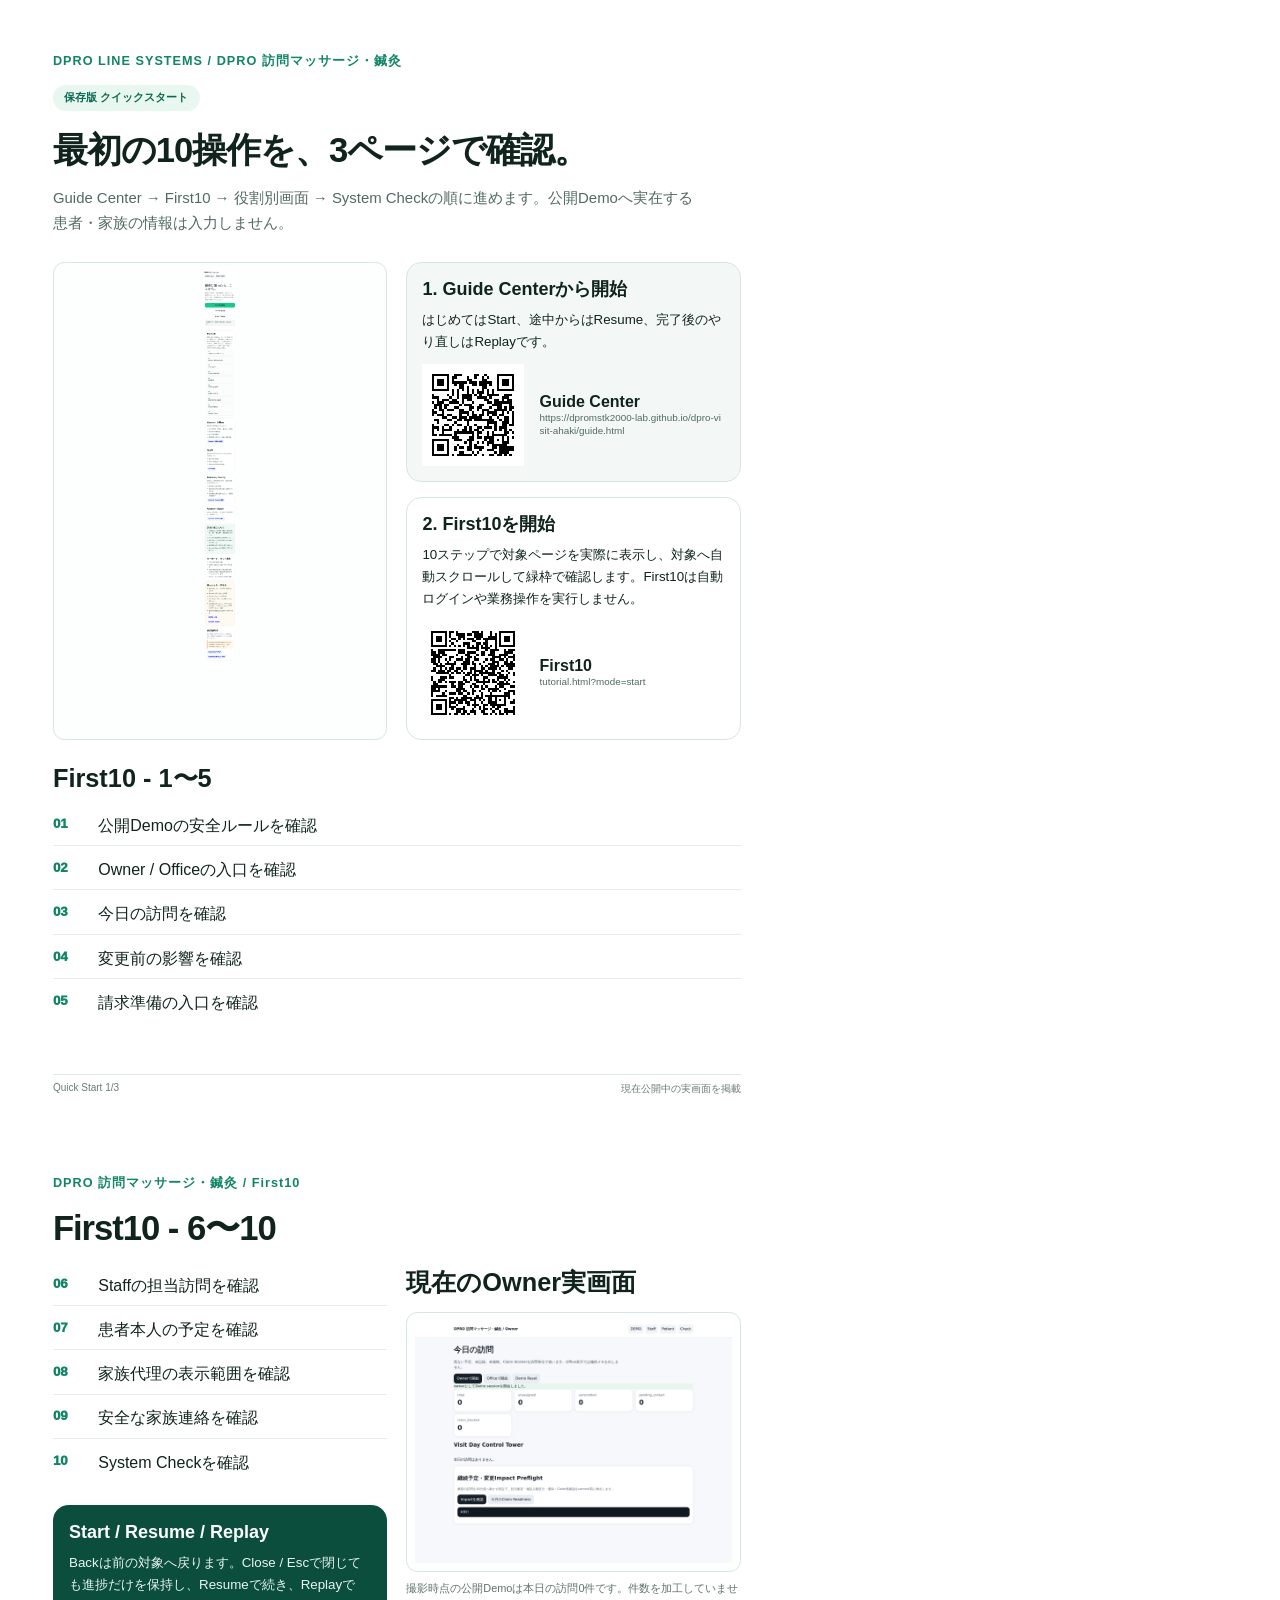
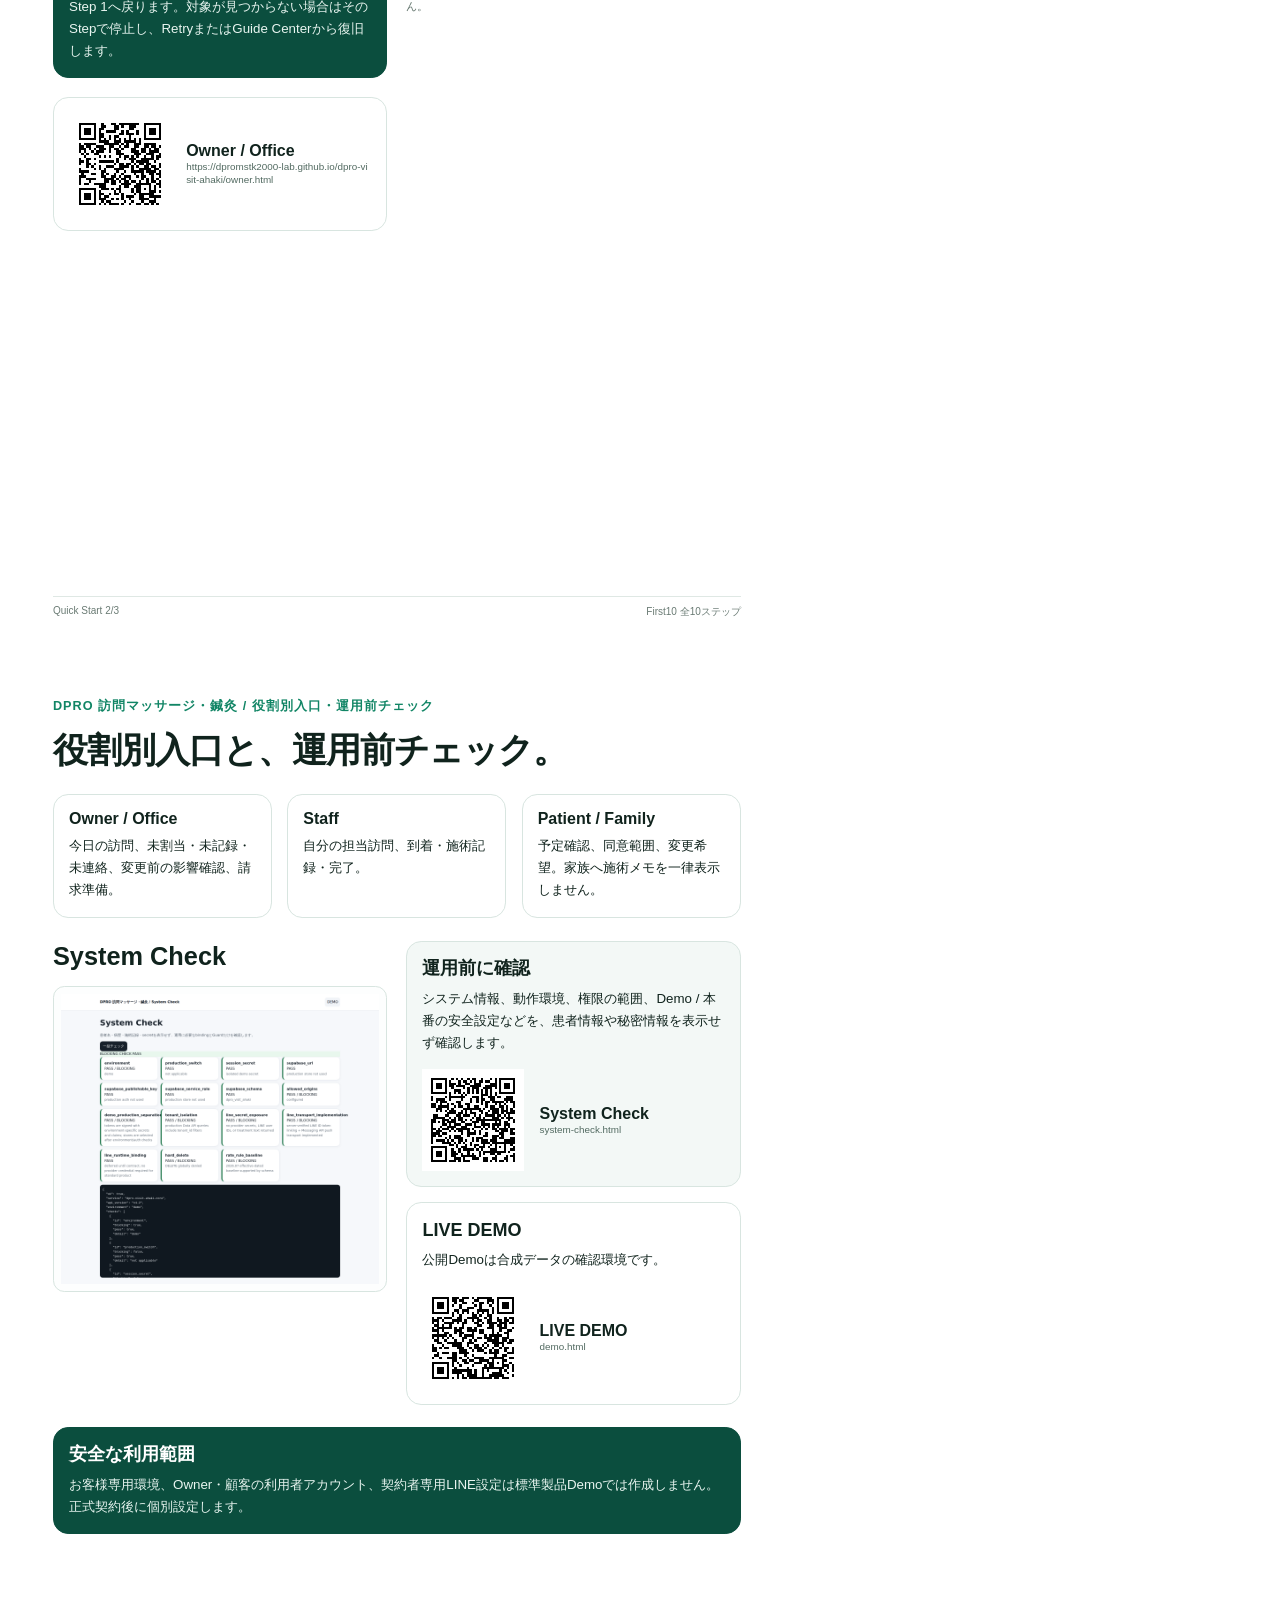
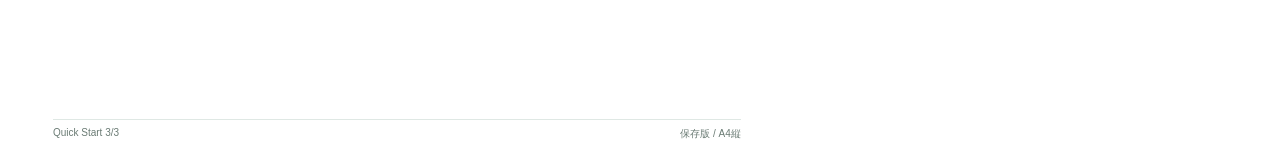
<file: manuals/quick-start-master-v1.1.html>
<!doctype html><html lang="ja"><head><meta charset="utf-8"><style>
@page{size:A4 portrait;margin:0}
*{box-sizing:border-box}
html,body{margin:0;padding:0;background:#fff;color:#10231d;font-family:"Noto Sans JP","IPA Gothic","Yu Gothic",sans-serif}
.page{width:210mm;height:297mm;padding:14mm 14mm 13mm;page-break-after:always;break-after:page;position:relative;overflow:hidden;background:#fff}
.page:last-child{page-break-after:auto;break-after:auto}
.eyebrow{font-size:9.5pt;font-weight:900;letter-spacing:.08em;color:#118565;margin-bottom:4mm}
.master-badge{display:inline-block;background:#e9f7f1;color:#09684f;padding:1.6mm 3mm;border-radius:99px;font-size:8pt;font-weight:900;margin-bottom:5mm}
h1{font-size:26pt;line-height:1.18;letter-spacing:-.03em;margin:0 0 4mm}
h2{font-size:19pt;line-height:1.25;margin:0 0 3.5mm}
h3{font-size:13.5pt;line-height:1.3;margin:0 0 2mm}
p{font-size:10pt;line-height:1.65;margin:0}
.lead{font-size:11.2pt;color:#526a61;max-width:172mm}
.grid2{display:grid;grid-template-columns:1fr 1fr;gap:5mm}
.grid3{display:grid;grid-template-columns:repeat(3,1fr);gap:4mm}
.card{border:1px solid #d8e5e0;border-radius:4mm;padding:4mm;background:#fff}
.soft{background:#f3f8f6}
.deep{background:#0b4e3e;color:#fff;border-color:#0b4e3e}
.deep p,.deep li{color:#e8f5f0}
.callout{border-left:4px solid #118565;background:#eef8f4;padding:3.5mm 4mm;border-radius:0 3mm 3mm 0}
.warn{border-left-color:#b7832d;background:#fff8e9}
ul,ol{margin:2mm 0 0;padding-left:5mm}
li{font-size:9.6pt;line-height:1.55;margin:1.2mm 0}
.steps{display:grid;grid-template-columns:1fr;gap:1.5mm}
.step{display:grid;grid-template-columns:9mm 1fr;gap:3mm;align-items:start;padding:2.2mm 0;border-bottom:1px solid #e5edea}
.step:last-child{border-bottom:0}
.n{font-weight:950;color:#118565;font-size:10pt}
.screen{border:1px solid #d8e5e0;border-radius:3mm;padding:2mm;background:#fdfefe}
.screen img{width:100%;max-height:92mm;object-fit:contain;display:block}
.phone img{max-height:105mm}
.qrbox{display:flex;align-items:center;gap:4mm}
.qrbox img{width:27mm;height:27mm;image-rendering:pixelated}
.qrtext{font-size:7.4pt;color:#526a61;word-break:break-all;line-height:1.35}
.role{min-height:33mm}
.role b{display:block;font-size:12pt;margin-bottom:2mm}
.footer{position:absolute;left:14mm;right:14mm;bottom:7mm;display:flex;justify-content:space-between;border-top:1px solid #dfe8e4;padding-top:2mm;color:#6a7b74;font-size:7.5pt}
.tag{font-size:8pt;color:#118565;font-weight:900;letter-spacing:.06em}
.flow{display:flex;align-items:center;justify-content:space-between;gap:2mm;margin-top:3mm}
.flow span{flex:1;border:1px solid #d5e5df;border-radius:3mm;padding:3mm;text-align:center;font-size:9pt;font-weight:800;background:#f8fbfa}
.flow i{font-style:normal;color:#118565;font-weight:900}
.check{display:grid;grid-template-columns:repeat(2,1fr);gap:2mm 6mm}
.check div{font-size:9.2pt;line-height:1.5}
.tiny{font-size:8.2pt;color:#60736b}
</style></head><body>
<section class="page">
  <div class="eyebrow">DPRO LINE SYSTEMS / DPRO 訪問マッサージ・鍼灸</div>
  <div class="master-badge">保存版 クイックスタート</div>
  <h1>最初の10操作を、3ページで確認。</h1>
  <p class="lead">Guide Center → First10 → 役割別画面 → System Checkの順に進めます。公開Demoへ実在する患者・家族の情報は入力しません。</p>
  <div class="grid2" style="margin-top:7mm">
    <div class="screen phone"><img src="../presentation-qa/support-sync-v1.2.2/guide-390.png" alt="現在のGuide Center"></div>
    <div>
      <div class="card soft">
        <h3>1. Guide Centerから開始</h3>
        <p>はじめてはStart、途中からはResume、完了後のやり直しはReplayです。</p>
        <div class="qrbox" style="margin-top:3mm">
          <img src="assets/qr-guide.png"><div><b>Guide Center</b><div class="qrtext">https://dpromstk2000-lab.github.io/dpro-visit-ahaki/guide.html</div></div>
        </div>
      </div>
      <div class="card" style="margin-top:4mm">
        <h3>2. First10を開始</h3>
        <p>10ステップで対象ページを実際に表示し、対象へ自動スクロールして緑枠で確認します。First10は自動ログインや業務操作を実行しません。</p>
        <div class="qrbox" style="margin-top:3mm">
          <img src="assets/qr-tutorial.png"><div><b>First10</b><div class="qrtext">tutorial.html?mode=start</div></div>
        </div>
      </div>
    </div>
  </div>
  <h2 style="margin-top:6mm">First10 - 1〜5</h2>
  <div class="steps">
    <div class="step"><div class="n">01</div><div>公開Demoの安全ルールを確認</div></div>
    <div class="step"><div class="n">02</div><div>Owner / Officeの入口を確認</div></div>
    <div class="step"><div class="n">03</div><div>今日の訪問を確認</div></div>
    <div class="step"><div class="n">04</div><div>変更前の影響を確認</div></div>
    <div class="step"><div class="n">05</div><div>請求準備の入口を確認</div></div>
  </div>
  <div class="footer"><span>Quick Start 1/3</span><span>現在公開中の実画面を掲載</span></div>
</section>

<section class="page">
  <div class="eyebrow">DPRO 訪問マッサージ・鍼灸 / First10</div>
  <h1>First10 - 6〜10</h1>
  <div class="grid2" style="margin-top:5mm">
    <div>
      <div class="steps">
        <div class="step"><div class="n">06</div><div>Staffの担当訪問を確認</div></div>
        <div class="step"><div class="n">07</div><div>患者本人の予定を確認</div></div>
        <div class="step"><div class="n">08</div><div>家族代理の表示範囲を確認</div></div>
        <div class="step"><div class="n">09</div><div>安全な家族連絡を確認</div></div>
        <div class="step"><div class="n">10</div><div>System Checkを確認</div></div>
      </div>
      <div class="card deep" style="margin-top:6mm">
        <h3>Start / Resume / Replay</h3>
        <p>Backは前の対象へ戻ります。Close / Escで閉じても進捗だけを保持し、Resumeで続き、ReplayでStep 1へ戻ります。対象が見つからない場合はそのStepで停止し、RetryまたはGuide Centerから復旧します。</p>
      </div>
      <div class="qrbox card" style="margin-top:5mm">
        <img src="assets/qr-owner.png"><div><b>Owner / Office</b><div class="qrtext">https://dpromstk2000-lab.github.io/dpro-visit-ahaki/owner.html</div></div>
      </div>
    </div>
    <div>
      <h2>現在のOwner実画面</h2>
      <div class="screen"><img src="../presentation/live-owner-desktop.png" alt="現在のOwner実画面"></div>
      <p class="tiny" style="margin-top:2mm">撮影時点の公開Demoは本日の訪問0件です。件数を加工していません。</p>
    </div>
  </div>
  <div class="footer"><span>Quick Start 2/3</span><span>First10 全10ステップ</span></div>
</section>

<section class="page">
  <div class="eyebrow">DPRO 訪問マッサージ・鍼灸 / 役割別入口・運用前チェック</div>
  <h1>役割別入口と、運用前チェック。</h1>
  <div class="grid3" style="margin-top:6mm">
    <div class="card role"><b>Owner / Office</b><p>今日の訪問、未割当・未記録・未連絡、変更前の影響確認、請求準備。</p></div>
    <div class="card role"><b>Staff</b><p>自分の担当訪問、到着・施術記録・完了。</p></div>
    <div class="card role"><b>Patient / Family</b><p>予定確認、同意範囲、変更希望。家族へ施術メモを一律表示しません。</p></div>
  </div>
  <div class="grid2" style="margin-top:6mm">
    <div>
      <h2>System Check</h2>
      <div class="screen"><img src="../presentation/live-system-check.png" alt="System Check実画面"></div>
    </div>
    <div>
      <div class="card soft">
        <h3>運用前に確認</h3>
        <p>システム情報、動作環境、権限の範囲、Demo / 本番の安全設定などを、患者情報や秘密情報を表示せず確認します。</p>
        <div class="qrbox" style="margin-top:4mm"><img src="assets/qr-system-check.png"><div><b>System Check</b><div class="qrtext">system-check.html</div></div></div>
      </div>
      <div class="card" style="margin-top:4mm">
        <h3>LIVE DEMO</h3>
        <p>公開Demoは合成データの確認環境です。</p>
        <div class="qrbox" style="margin-top:4mm"><img src="assets/qr-demo.png"><div><b>LIVE DEMO</b><div class="qrtext">demo.html</div></div></div>
      </div>
    </div>
  </div>
  <div class="card deep" style="margin-top:6mm">
    <h3>安全な利用範囲</h3>
    <p>お客様専用環境、Owner・顧客の利用者アカウント、契約者専用LINE設定は標準製品Demoでは作成しません。正式契約後に個別設定します。</p>
  </div>
  <div class="footer"><span>Quick Start 3/3</span><span>保存版 / A4縦</span></div>
</section>
</body></html>
</file>
<file: sales.css>
:root{font-family:system-ui,-apple-system,BlinkMacSystemFont,"Segoe UI",sans-serif;color:#1e2934;background:#fff;line-height:1.65}*{box-sizing:border-box}body{margin:0}header{border-bottom:1px solid #e5e9ee;background:#fff;position:sticky;top:0;z-index:2}.wrap{max-width:1120px;margin:auto;padding:18px}.bar{display:flex;justify-content:space-between;align-items:center;gap:18px}.logo{font-weight:900}.nav{display:flex;gap:16px;flex-wrap:wrap}.nav a{color:#344054;text-decoration:none}.hero{padding:64px 18px 48px;background:linear-gradient(180deg,#f4f8f8,#fff)}.hero .inner{max-width:1120px;margin:auto}.eyebrow{font-weight:800;letter-spacing:.08em;color:#435d5d}h1{font-size:clamp(34px,6vw,64px);line-height:1.15;max-width:880px;margin:10px 0 20px}.lead{font-size:clamp(18px,2.5vw,24px);max-width:780px;color:#46515d}.cta{display:inline-block;margin-top:20px;padding:14px 22px;border-radius:12px;background:#1f3d3d;color:#fff;text-decoration:none;font-weight:800}.section{max-width:1120px;margin:auto;padding:52px 18px}.grid{display:grid;grid-template-columns:repeat(auto-fit,minmax(240px,1fr));gap:18px}.card{border:1px solid #e1e6eb;border-radius:18px;padding:22px;background:#fff}.kicker{font-size:14px;font-weight:800;color:#5e6d78}.big{font-size:30px;font-weight:900;line-height:1.25}.flow{display:flex;gap:8px;flex-wrap:wrap}.flow span{border:1px solid #d7dfe7;border-radius:999px;padding:8px 12px}footer{background:#182126;color:#e9eef1}.small{font-size:13px;color:#687582}.pending{border:1px dashed #aab4bd;background:#f8fafb;border-radius:12px;padding:12px}@media(max-width:650px){.bar{align-items:flex-start;flex-direction:column}.hero{padding-top:42px}.section{padding-top:38px}}
</file>
<file: styles.css>
:root{font-family:system-ui,-apple-system,BlinkMacSystemFont,"Segoe UI",sans-serif;color:#17202a;background:#f6f8fb;line-height:1.55}*{box-sizing:border-box}body{margin:0}header{background:#fff;border-bottom:1px solid #dde3ea;position:sticky;top:0;z-index:3}header .bar,main{max-width:1120px;margin:auto;padding:16px}.bar{display:flex;gap:12px;align-items:center;justify-content:space-between}.brand{font-weight:800}.env{font-size:12px;padding:4px 8px;border-radius:999px;background:#eef2f7}.nav{display:flex;gap:8px;flex-wrap:wrap}.nav a{color:inherit;text-decoration:none;padding:8px 10px;border-radius:10px;background:#f1f4f8}h1{font-size:clamp(24px,4vw,36px);margin:12px 0}.lead{max-width:760px;color:#4d5966}.grid{display:grid;grid-template-columns:repeat(auto-fit,minmax(230px,1fr));gap:12px}.card{background:#fff;border:1px solid #dfe5ec;border-radius:16px;padding:16px;box-shadow:0 2px 10px rgba(10,30,60,.04)}.stat{font-size:30px;font-weight:800}.muted{color:#66717d;font-size:14px}.visit{display:grid;grid-template-columns:90px 1fr auto;gap:12px;align-items:start}.time{font-weight:800;font-size:18px}.tag{display:inline-block;border:1px solid #cfd7e0;border-radius:999px;padding:3px 8px;font-size:12px;margin:2px}.warning{border-left:5px solid #ad6500}.danger{border-left:5px solid #a61b1b}.ok{border-left:5px solid #177245}button,input,select,textarea{font:inherit}button{min-height:44px;border:0;border-radius:12px;padding:10px 14px;background:#17202a;color:white;cursor:pointer}button.secondary{background:#e9eef4;color:#17202a}button:disabled{opacity:.5;cursor:not-allowed}input,select,textarea{width:100%;min-height:44px;border:1px solid #bfc8d2;border-radius:10px;padding:10px;background:#fff}label{display:block;font-weight:700;margin-top:10px}.actions{display:flex;gap:8px;flex-wrap:wrap;margin-top:12px}.notice{padding:12px 14px;border-radius:12px;background:#fff7dc;border:1px solid #ebd18a;margin:12px 0}.success{background:#e8f7ed;border-color:#a8d7b5}.error{background:#fff0f0;border-color:#e1a4a4}.hidden{display:none!important}pre{white-space:pre-wrap;word-break:break-word;background:#101820;color:#f2f5f8;border-radius:12px;padding:12px;max-height:420px;overflow:auto}.sr-only{position:absolute;width:1px;height:1px;padding:0;margin:-1px;overflow:hidden;clip:rect(0,0,0,0);white-space:nowrap;border:0}:focus-visible{outline:3px solid currentColor;outline-offset:3px}@media(max-width:650px){.visit{grid-template-columns:72px 1fr}.visit .right{grid-column:1/-1}.bar{align-items:flex-start;flex-direction:column}main{padding:12px}.card{border-radius:12px}}@media(prefers-reduced-motion:reduce){*{scroll-behavior:auto!important;transition:none!important}}
</file>
